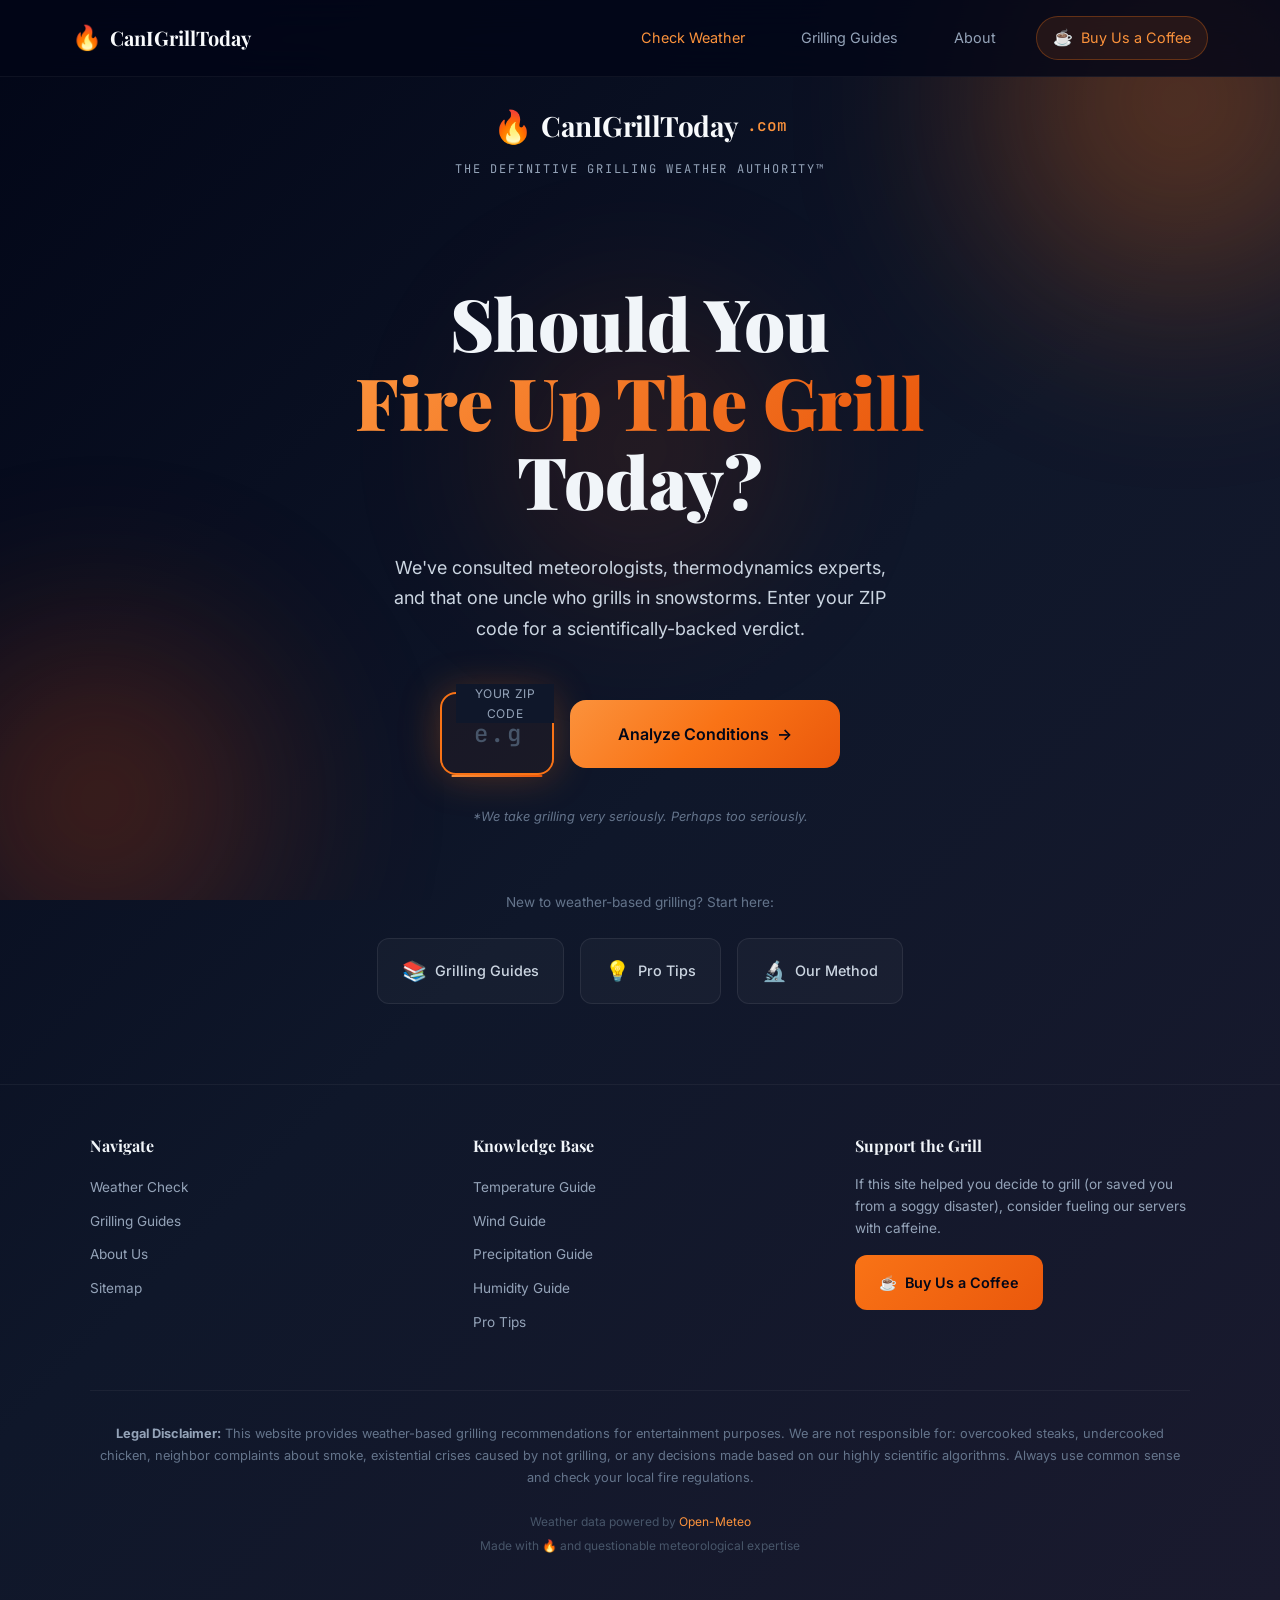
<file: index.html>
<!DOCTYPE html>
<html lang="en">
<head>
    <meta charset="UTF-8">
    <meta name="viewport" content="width=device-width, initial-scale=1.0">
    <title>Can I Grill Today? | The Definitive Grilling Weather Authority</title>
    <meta name="description" content="The world's most scientifically rigorous grilling weather advisory system. Enter your ZIP code and discover if the atmospheric conditions align with your carnivorous ambitions.">
    <meta name="keywords" content="grilling weather, BBQ forecast, grill conditions, outdoor cooking weather, barbecue weather check">
    <link rel="canonical" href="https://canigrilltoday.com/">
    <link rel="preconnect" href="https://fonts.googleapis.com">
    <link rel="preconnect" href="https://fonts.gstatic.com" crossorigin>
    <link href="https://fonts.googleapis.com/css2?family=Playfair+Display:wght@400;600;700;900&family=Inter:wght@300;400;500;600;700&family=JetBrains+Mono:wght@400;500&display=swap" rel="stylesheet">
    <link rel="stylesheet" href="styles.css">
    <link rel="icon" href="data:image/svg+xml,<svg xmlns='http://www.w3.org/2000/svg' viewBox='0 0 100 100'><text y='.9em' font-size='90'>🔥</text></svg>">

    <!-- Open Graph -->
    <meta property="og:title" content="Can I Grill Today? | The Definitive Grilling Weather Authority">
    <meta property="og:description" content="Enter your ZIP code and discover if the atmospheric conditions align with your carnivorous ambitions.">
    <meta property="og:type" content="website">
    <meta property="og:url" content="https://canigrilltoday.com/">

    <!-- Schema.org markup -->
    <script type="application/ld+json">
    {
        "@context": "https://schema.org",
        "@type": "WebApplication",
        "name": "Can I Grill Today?",
        "description": "Weather-based grilling advisory system",
        "url": "https://canigrilltoday.com",
        "applicationCategory": "UtilityApplication",
        "operatingSystem": "Any"
    }
    </script>
</head>
<body>
    <div class="app-container">
        <!-- Animated Background -->
        <div class="background-effects">
            <div class="gradient-orb orb-1"></div>
            <div class="gradient-orb orb-2"></div>
            <div class="gradient-orb orb-3"></div>
            <div class="smoke-particles" id="smokeContainer"></div>
        </div>

        <!-- Navigation -->
        <nav class="main-nav">
            <div class="nav-container">
                <a href="/" class="nav-logo">
                    <span class="nav-logo-icon">🔥</span>
                    <span class="nav-logo-text">CanIGrillToday</span>
                </a>
                <button class="nav-toggle" id="navToggle" aria-label="Toggle navigation">
                    <span></span>
                    <span></span>
                    <span></span>
                </button>
                <div class="nav-menu" id="navMenu">
                    <a href="/" class="nav-link active">Check Weather</a>
                    <a href="/knowledge/" class="nav-link">Grilling Guides</a>
                    <a href="/about.html" class="nav-link">About</a>
                    <a href="https://buymeacoffee.com/canigrilltoday" class="nav-link nav-coffee" target="_blank" rel="noopener">
                        <span class="coffee-icon">☕</span>
                        <span>Buy Us a Coffee</span>
                    </a>
                </div>
            </div>
        </nav>

        <!-- Header -->
        <header class="header">
            <div class="logo">
                <span class="logo-icon">🔥</span>
                <span class="logo-text">CanIGrillToday</span>
                <span class="logo-suffix">.com</span>
            </div>
            <div class="tagline">The Definitive Grilling Weather Authority™</div>
        </header>

        <!-- Main Content -->
        <main class="main-content">
            <!-- Hero Section -->
            <section class="hero-section" id="heroSection">
                <h1 class="hero-title">
                    <span class="title-line">Should You</span>
                    <span class="title-line highlight">Fire Up The Grill</span>
                    <span class="title-line">Today?</span>
                </h1>
                <p class="hero-subtitle">
                    We've consulted meteorologists, thermodynamics experts, and that one uncle who grills in snowstorms.
                    Enter your ZIP code for a scientifically-backed verdict.
                </p>

                <!-- ZIP Input -->
                <div class="zip-input-container">
                    <div class="input-wrapper">
                        <label for="zipInput" class="input-label">Your ZIP Code</label>
                        <input
                            type="text"
                            id="zipInput"
                            class="zip-input"
                            placeholder="e.g., 90210"
                            maxlength="5"
                            pattern="[0-9]{5}"
                            autocomplete="postal-code"
                        >
                        <div class="input-decoration"></div>
                    </div>
                    <button class="submit-btn" id="submitBtn">
                        <span class="btn-text">Analyze Conditions</span>
                        <span class="btn-icon">→</span>
                        <div class="btn-loader" id="btnLoader">
                            <div class="loader-flame">🔥</div>
                        </div>
                    </button>
                </div>

                <p class="disclaimer-mini">
                    *We take grilling very seriously. Perhaps too seriously.
                </p>

                <!-- Quick Links for New Visitors -->
                <div class="quick-links">
                    <p class="quick-links-label">New to weather-based grilling? Start here:</p>
                    <div class="quick-links-grid">
                        <a href="/knowledge/" class="quick-link">
                            <span class="quick-link-icon">📚</span>
                            <span class="quick-link-text">Grilling Guides</span>
                        </a>
                        <a href="/knowledge/tips.html" class="quick-link">
                            <span class="quick-link-icon">💡</span>
                            <span class="quick-link-text">Pro Tips</span>
                        </a>
                        <a href="/about.html" class="quick-link">
                            <span class="quick-link-icon">🔬</span>
                            <span class="quick-link-text">Our Method</span>
                        </a>
                    </div>
                </div>
            </section>

            <!-- Loading State -->
            <section class="loading-section" id="loadingSection">
                <div class="loading-content">
                    <div class="loading-grill">
                        <div class="grill-body">
                            <div class="grill-lid"></div>
                            <div class="grill-base"></div>
                            <div class="grill-flames">
                                <span>🔥</span><span>🔥</span><span>🔥</span>
                            </div>
                        </div>
                    </div>
                    <h2 class="loading-title">Consulting the Weather Gods...</h2>
                    <div class="loading-steps">
                        <div class="step" id="step1">
                            <span class="step-icon">🌡️</span>
                            <span class="step-text">Analyzing thermal conditions...</span>
                        </div>
                        <div class="step" id="step2">
                            <span class="step-icon">💨</span>
                            <span class="step-text">Measuring wind vectors...</span>
                        </div>
                        <div class="step" id="step3">
                            <span class="step-icon">🌧️</span>
                            <span class="step-text">Calculating precipitation probability...</span>
                        </div>
                        <div class="step" id="step4">
                            <span class="step-icon">📊</span>
                            <span class="step-text">Running proprietary algorithms...</span>
                        </div>
                    </div>
                </div>
            </section>

            <!-- Results Section -->
            <section class="results-section" id="resultsSection">
                <div class="results-container">
                    <!-- The Verdict -->
                    <div class="verdict-card" id="verdictCard">
                        <div class="verdict-header">
                            <span class="verdict-label">THE OFFICIAL VERDICT</span>
                            <span class="location-name" id="locationName">Loading...</span>
                        </div>
                        <div class="verdict-main">
                            <div class="verdict-icon" id="verdictIcon">🔥</div>
                            <div class="verdict-answer" id="verdictAnswer">YES</div>
                            <div class="verdict-subtitle" id="verdictSubtitle">Fire it up, Grill Master!</div>
                        </div>
                        <div class="verdict-score">
                            <div class="score-label">Grillability Index™</div>
                            <div class="score-bar-container">
                                <div class="score-bar" id="scoreBar"></div>
                            </div>
                            <div class="score-value" id="scoreValue">85/100</div>
                        </div>
                    </div>

                    <!-- Weather Metrics -->
                    <div class="metrics-grid">
                        <!-- Temperature -->
                        <div class="metric-card" id="tempCard">
                            <div class="metric-header">
                                <span class="metric-icon">🌡️</span>
                                <span class="metric-title">Temperature</span>
                            </div>
                            <div class="metric-value" id="tempValue">--°F</div>
                            <div class="metric-detail" id="tempFeelsLike">Feels like --°F</div>
                            <div class="metric-analysis">
                                <div class="analysis-bar-container">
                                    <div class="analysis-bar" id="tempBar"></div>
                                </div>
                                <span class="analysis-label" id="tempLabel">Analyzing...</span>
                            </div>
                            <p class="metric-commentary" id="tempCommentary">Loading witty commentary...</p>
                            <a href="/knowledge/temperature.html" class="metric-learn-more">Learn more about temperature →</a>
                        </div>

                        <!-- Wind -->
                        <div class="metric-card" id="windCard">
                            <div class="metric-header">
                                <span class="metric-icon">💨</span>
                                <span class="metric-title">Wind Speed</span>
                            </div>
                            <div class="metric-value" id="windValue">-- mph</div>
                            <div class="metric-detail" id="windDirection">Direction: --</div>
                            <div class="metric-analysis">
                                <div class="analysis-bar-container">
                                    <div class="analysis-bar" id="windBar"></div>
                                </div>
                                <span class="analysis-label" id="windLabel">Analyzing...</span>
                            </div>
                            <p class="metric-commentary" id="windCommentary">Loading witty commentary...</p>
                            <a href="/knowledge/wind.html" class="metric-learn-more">Learn more about wind →</a>
                        </div>

                        <!-- Precipitation -->
                        <div class="metric-card" id="rainCard">
                            <div class="metric-header">
                                <span class="metric-icon">🌧️</span>
                                <span class="metric-title">Precipitation</span>
                            </div>
                            <div class="metric-value" id="rainValue">--%</div>
                            <div class="metric-detail" id="rainType">Type: --</div>
                            <div class="metric-analysis">
                                <div class="analysis-bar-container">
                                    <div class="analysis-bar" id="rainBar"></div>
                                </div>
                                <span class="analysis-label" id="rainLabel">Analyzing...</span>
                            </div>
                            <p class="metric-commentary" id="rainCommentary">Loading witty commentary...</p>
                            <a href="/knowledge/precipitation.html" class="metric-learn-more">Learn more about precipitation →</a>
                        </div>

                        <!-- Humidity -->
                        <div class="metric-card" id="humidityCard">
                            <div class="metric-header">
                                <span class="metric-icon">💧</span>
                                <span class="metric-title">Humidity</span>
                            </div>
                            <div class="metric-value" id="humidityValue">--%</div>
                            <div class="metric-detail" id="dewPoint">Dew Point: --°F</div>
                            <div class="metric-analysis">
                                <div class="analysis-bar-container">
                                    <div class="analysis-bar" id="humidityBar"></div>
                                </div>
                                <span class="analysis-label" id="humidityLabel">Analyzing...</span>
                            </div>
                            <p class="metric-commentary" id="humidityCommentary">Loading witty commentary...</p>
                            <a href="/knowledge/humidity.html" class="metric-learn-more">Learn more about humidity →</a>
                        </div>
                    </div>

                    <!-- Scientific Breakdown -->
                    <div class="science-section">
                        <h3 class="science-title">
                            <span class="science-icon">🔬</span>
                            The Scientific Breakdown
                        </h3>
                        <div class="science-content">
                            <div class="formula-display">
                                <div class="formula-label">The Grillability Formula™</div>
                                <div class="formula" id="formulaDisplay">
                                    GI = (T<sub>score</sub> × 0.35) + (W<sub>score</sub> × 0.25) + (P<sub>score</sub> × 0.30) + (H<sub>score</sub> × 0.10)
                                </div>
                            </div>
                            <div class="calculation-breakdown" id="calculationBreakdown">
                                <!-- Filled by JavaScript -->
                            </div>
                        </div>
                    </div>

                    <!-- Hourly Forecast -->
                    <div class="forecast-section">
                        <h3 class="forecast-title">
                            <span class="forecast-icon">📅</span>
                            Today's Grilling Windows
                        </h3>
                        <div class="hourly-forecast" id="hourlyForecast">
                            <!-- Filled by JavaScript -->
                        </div>
                    </div>

                    <!-- Pro Tips -->
                    <div class="tips-section" id="tipsSection">
                        <h3 class="tips-title">
                            <span class="tips-icon">💡</span>
                            Expert Recommendations
                        </h3>
                        <div class="tips-grid" id="tipsGrid">
                            <!-- Filled by JavaScript -->
                        </div>
                        <a href="/knowledge/tips.html" class="tips-see-all">See all grilling tips →</a>
                    </div>

                    <!-- Try Again -->
                    <button class="try-again-btn" id="tryAgainBtn">
                        <span>Check Another Location</span>
                        <span class="btn-icon">🔄</span>
                    </button>
                </div>
            </section>

            <!-- Error State -->
            <section class="error-section" id="errorSection">
                <div class="error-content">
                    <div class="error-icon">😢</div>
                    <h2 class="error-title">Houston, We Have a Problem</h2>
                    <p class="error-message" id="errorMessage">Something went wrong while consulting the weather gods.</p>
                    <button class="try-again-btn" id="errorTryAgainBtn">
                        <span>Try Again</span>
                        <span class="btn-icon">🔄</span>
                    </button>
                </div>
            </section>
        </main>

        <!-- Footer -->
        <footer class="footer">
            <div class="footer-content">
                <div class="footer-grid">
                    <div class="footer-section">
                        <h4>Navigate</h4>
                        <ul class="footer-links">
                            <li><a href="/">Weather Check</a></li>
                            <li><a href="/knowledge/">Grilling Guides</a></li>
                            <li><a href="/about.html">About Us</a></li>
                            <li><a href="/sitemap.xml">Sitemap</a></li>
                        </ul>
                    </div>
                    <div class="footer-section">
                        <h4>Knowledge Base</h4>
                        <ul class="footer-links">
                            <li><a href="/knowledge/temperature.html">Temperature Guide</a></li>
                            <li><a href="/knowledge/wind.html">Wind Guide</a></li>
                            <li><a href="/knowledge/precipitation.html">Precipitation Guide</a></li>
                            <li><a href="/knowledge/humidity.html">Humidity Guide</a></li>
                            <li><a href="/knowledge/tips.html">Pro Tips</a></li>
                        </ul>
                    </div>
                    <div class="footer-section">
                        <h4>Support the Grill</h4>
                        <p class="footer-support-text">
                            If this site helped you decide to grill (or saved you from a soggy disaster),
                            consider fueling our servers with caffeine.
                        </p>
                        <a href="https://buymeacoffee.com/canigrilltoday" class="footer-coffee-btn" target="_blank" rel="noopener">
                            <span>☕</span> Buy Us a Coffee
                        </a>
                    </div>
                </div>
                <div class="footer-bottom">
                    <p class="footer-disclaimer">
                        <strong>Legal Disclaimer:</strong> This website provides weather-based grilling recommendations for entertainment purposes.
                        We are not responsible for: overcooked steaks, undercooked chicken, neighbor complaints about smoke,
                        existential crises caused by not grilling, or any decisions made based on our highly scientific algorithms.
                        Always use common sense and check your local fire regulations.
                    </p>
                    <div class="footer-credits">
                        <p>Weather data powered by <a href="https://open-meteo.com/" target="_blank" rel="noopener">Open-Meteo</a></p>
                        <p>Made with 🔥 and questionable meteorological expertise</p>
                    </div>
                </div>
            </div>
        </footer>
    </div>

    <script src="app.js"></script>
    <script>
        // Mobile navigation toggle
        document.getElementById('navToggle').addEventListener('click', function() {
            document.getElementById('navMenu').classList.toggle('active');
            this.classList.toggle('active');
        });
    </script>
</body>
</html>
</file>
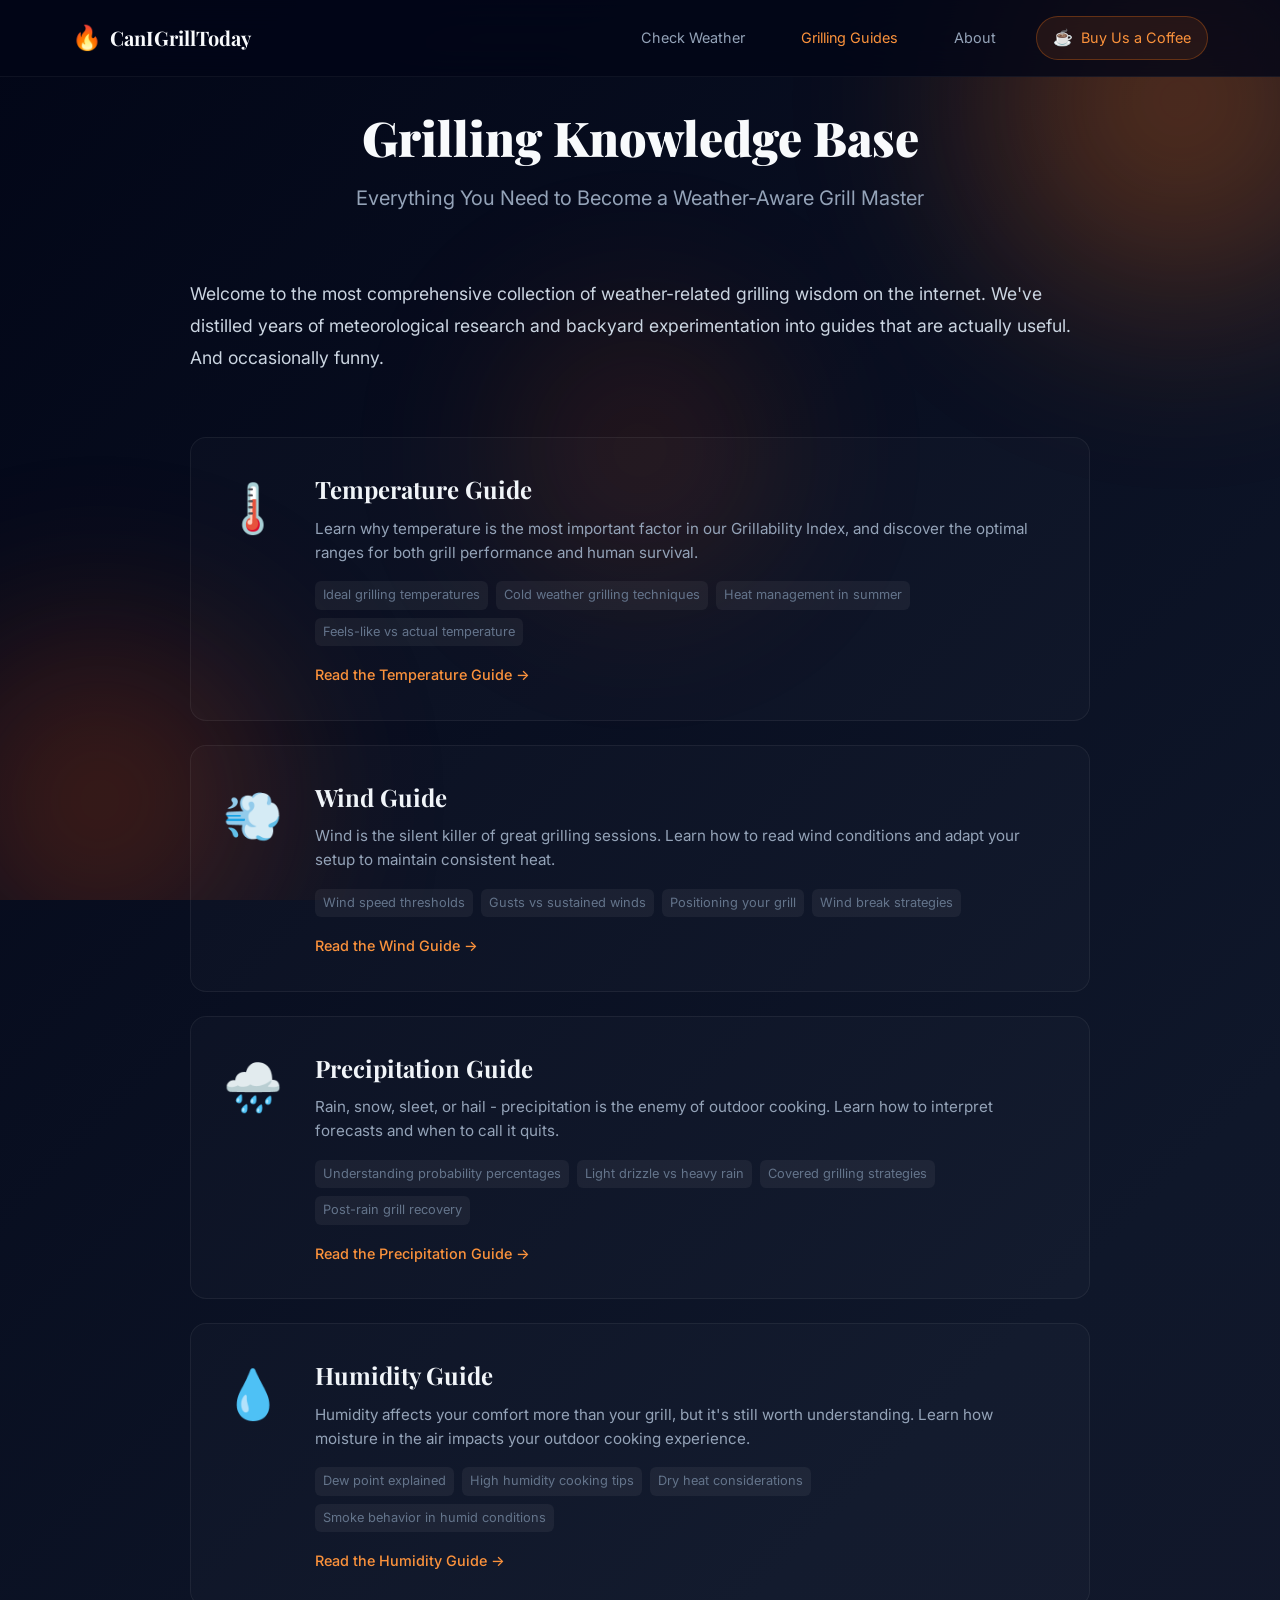
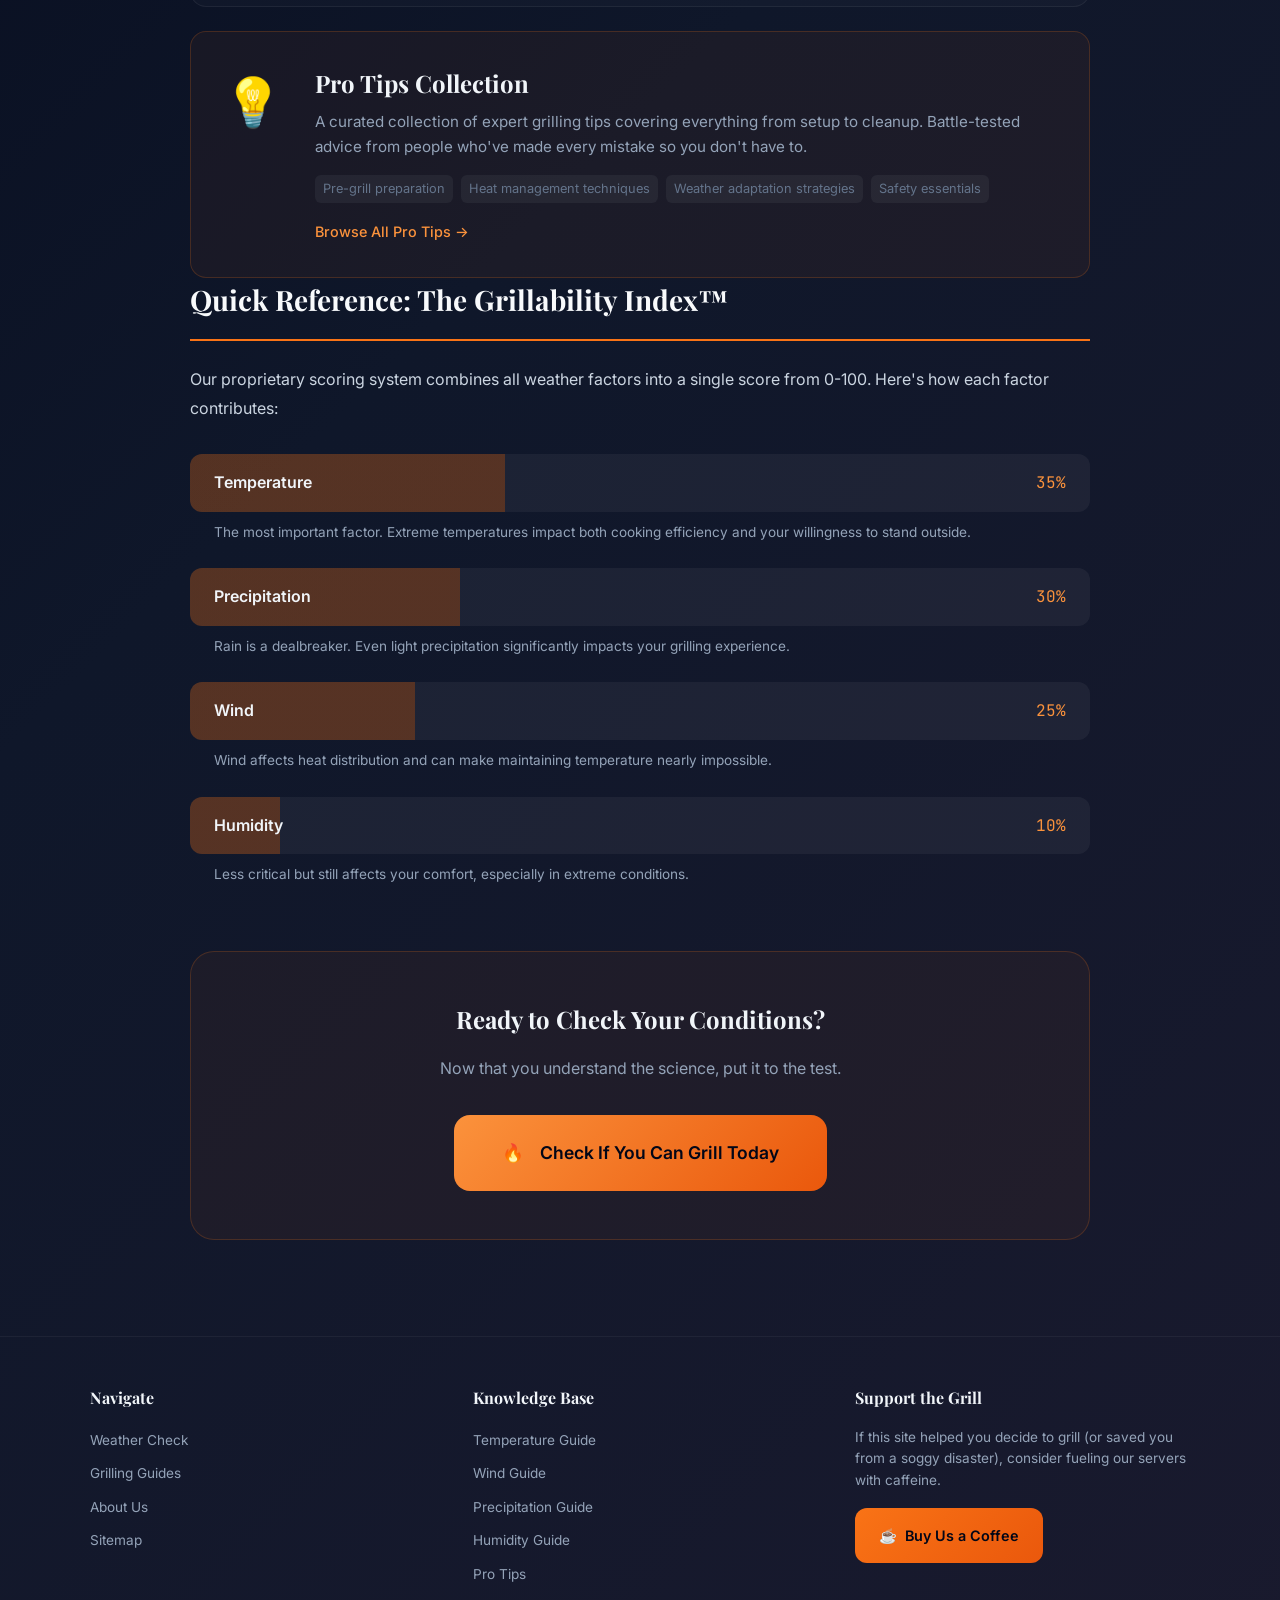
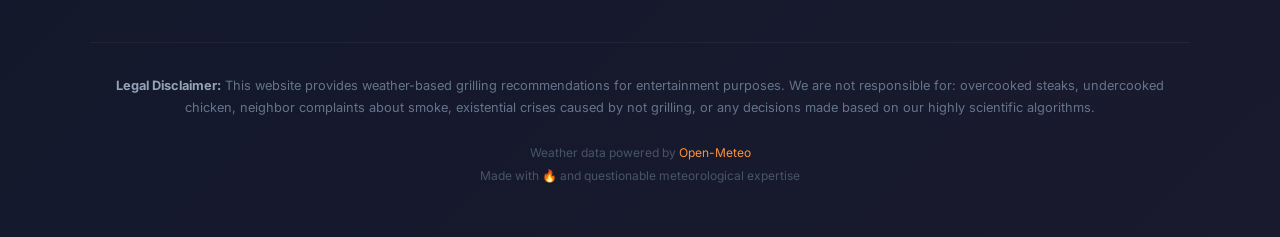
<file: knowledge/index.html>
<!DOCTYPE html>
<html lang="en">
<head>
    <meta charset="UTF-8">
    <meta name="viewport" content="width=device-width, initial-scale=1.0">
    <title>Grilling Guides | Can I Grill Today?</title>
    <meta name="description" content="Master the art and science of weather-aware grilling. Comprehensive guides on temperature, wind, precipitation, humidity, and pro tips for outdoor cooking.">
    <link rel="canonical" href="https://canigrilltoday.com/knowledge/">
    <link rel="preconnect" href="https://fonts.googleapis.com">
    <link rel="preconnect" href="https://fonts.gstatic.com" crossorigin>
    <link href="https://fonts.googleapis.com/css2?family=Playfair+Display:wght@400;600;700;900&family=Inter:wght@300;400;500;600;700&family=JetBrains+Mono:wght@400;500&display=swap" rel="stylesheet">
    <link rel="stylesheet" href="../styles.css">
    <link rel="icon" href="data:image/svg+xml,<svg xmlns='http://www.w3.org/2000/svg' viewBox='0 0 100 100'><text y='.9em' font-size='90'>🔥</text></svg>">
</head>
<body>
    <div class="app-container">
        <!-- Animated Background -->
        <div class="background-effects">
            <div class="gradient-orb orb-1"></div>
            <div class="gradient-orb orb-2"></div>
            <div class="gradient-orb orb-3"></div>
        </div>

        <!-- Navigation -->
        <nav class="main-nav">
            <div class="nav-container">
                <a href="/" class="nav-logo">
                    <span class="nav-logo-icon">🔥</span>
                    <span class="nav-logo-text">CanIGrillToday</span>
                </a>
                <button class="nav-toggle" id="navToggle" aria-label="Toggle navigation">
                    <span></span>
                    <span></span>
                    <span></span>
                </button>
                <div class="nav-menu" id="navMenu">
                    <a href="/" class="nav-link">Check Weather</a>
                    <a href="/knowledge/" class="nav-link active">Grilling Guides</a>
                    <a href="/about.html" class="nav-link">About</a>
                    <a href="https://buymeacoffee.com/canigrilltoday" class="nav-link nav-coffee" target="_blank" rel="noopener">
                        <span class="coffee-icon">☕</span>
                        <span>Buy Us a Coffee</span>
                    </a>
                </div>
            </div>
        </nav>

        <!-- Main Content -->
        <main class="main-content page-content">
            <article class="content-article">
                <header class="article-header">
                    <h1 class="article-title">Grilling Knowledge Base</h1>
                    <p class="article-subtitle">Everything You Need to Become a Weather-Aware Grill Master</p>
                </header>

                <section class="article-section">
                    <p class="intro-text">
                        Welcome to the most comprehensive collection of weather-related grilling wisdom on the internet.
                        We've distilled years of meteorological research and backyard experimentation into guides that are
                        actually useful. And occasionally funny.
                    </p>
                </section>

                <!-- Guide Cards -->
                <section class="guide-grid">
                    <a href="/knowledge/temperature.html" class="guide-card">
                        <div class="guide-icon">🌡️</div>
                        <div class="guide-content">
                            <h2>Temperature Guide</h2>
                            <p>
                                Learn why temperature is the most important factor in our Grillability Index,
                                and discover the optimal ranges for both grill performance and human survival.
                            </p>
                            <ul class="guide-topics">
                                <li>Ideal grilling temperatures</li>
                                <li>Cold weather grilling techniques</li>
                                <li>Heat management in summer</li>
                                <li>Feels-like vs actual temperature</li>
                            </ul>
                            <span class="guide-cta">Read the Temperature Guide →</span>
                        </div>
                    </a>

                    <a href="/knowledge/wind.html" class="guide-card">
                        <div class="guide-icon">💨</div>
                        <div class="guide-content">
                            <h2>Wind Guide</h2>
                            <p>
                                Wind is the silent killer of great grilling sessions. Learn how to read wind conditions
                                and adapt your setup to maintain consistent heat.
                            </p>
                            <ul class="guide-topics">
                                <li>Wind speed thresholds</li>
                                <li>Gusts vs sustained winds</li>
                                <li>Positioning your grill</li>
                                <li>Wind break strategies</li>
                            </ul>
                            <span class="guide-cta">Read the Wind Guide →</span>
                        </div>
                    </a>

                    <a href="/knowledge/precipitation.html" class="guide-card">
                        <div class="guide-icon">🌧️</div>
                        <div class="guide-content">
                            <h2>Precipitation Guide</h2>
                            <p>
                                Rain, snow, sleet, or hail - precipitation is the enemy of outdoor cooking.
                                Learn how to interpret forecasts and when to call it quits.
                            </p>
                            <ul class="guide-topics">
                                <li>Understanding probability percentages</li>
                                <li>Light drizzle vs heavy rain</li>
                                <li>Covered grilling strategies</li>
                                <li>Post-rain grill recovery</li>
                            </ul>
                            <span class="guide-cta">Read the Precipitation Guide →</span>
                        </div>
                    </a>

                    <a href="/knowledge/humidity.html" class="guide-card">
                        <div class="guide-icon">💧</div>
                        <div class="guide-content">
                            <h2>Humidity Guide</h2>
                            <p>
                                Humidity affects your comfort more than your grill, but it's still worth understanding.
                                Learn how moisture in the air impacts your outdoor cooking experience.
                            </p>
                            <ul class="guide-topics">
                                <li>Dew point explained</li>
                                <li>High humidity cooking tips</li>
                                <li>Dry heat considerations</li>
                                <li>Smoke behavior in humid conditions</li>
                            </ul>
                            <span class="guide-cta">Read the Humidity Guide →</span>
                        </div>
                    </a>

                    <a href="/knowledge/tips.html" class="guide-card guide-card-featured">
                        <div class="guide-icon">💡</div>
                        <div class="guide-content">
                            <h2>Pro Tips Collection</h2>
                            <p>
                                A curated collection of expert grilling tips covering everything from setup to cleanup.
                                Battle-tested advice from people who've made every mistake so you don't have to.
                            </p>
                            <ul class="guide-topics">
                                <li>Pre-grill preparation</li>
                                <li>Heat management techniques</li>
                                <li>Weather adaptation strategies</li>
                                <li>Safety essentials</li>
                            </ul>
                            <span class="guide-cta">Browse All Pro Tips →</span>
                        </div>
                    </a>
                </section>

                <!-- Quick Reference -->
                <section class="article-section">
                    <h2>Quick Reference: The Grillability Index™</h2>
                    <p>
                        Our proprietary scoring system combines all weather factors into a single score from 0-100.
                        Here's how each factor contributes:
                    </p>

                    <div class="weight-breakdown">
                        <div class="weight-item">
                            <div class="weight-bar" style="--weight: 35%;">
                                <span class="weight-label">Temperature</span>
                                <span class="weight-value">35%</span>
                            </div>
                            <p>The most important factor. Extreme temperatures impact both cooking efficiency and your willingness to stand outside.</p>
                        </div>
                        <div class="weight-item">
                            <div class="weight-bar" style="--weight: 30%;">
                                <span class="weight-label">Precipitation</span>
                                <span class="weight-value">30%</span>
                            </div>
                            <p>Rain is a dealbreaker. Even light precipitation significantly impacts your grilling experience.</p>
                        </div>
                        <div class="weight-item">
                            <div class="weight-bar" style="--weight: 25%;">
                                <span class="weight-label">Wind</span>
                                <span class="weight-value">25%</span>
                            </div>
                            <p>Wind affects heat distribution and can make maintaining temperature nearly impossible.</p>
                        </div>
                        <div class="weight-item">
                            <div class="weight-bar" style="--weight: 10%;">
                                <span class="weight-label">Humidity</span>
                                <span class="weight-value">10%</span>
                            </div>
                            <p>Less critical but still affects your comfort, especially in extreme conditions.</p>
                        </div>
                    </div>
                </section>

                <!-- CTA -->
                <section class="article-section">
                    <div class="knowledge-cta">
                        <h2>Ready to Check Your Conditions?</h2>
                        <p>Now that you understand the science, put it to the test.</p>
                        <a href="/" class="primary-cta">
                            <span>🔥</span> Check If You Can Grill Today
                        </a>
                    </div>
                </section>
            </article>
        </main>

        <!-- Footer -->
        <footer class="footer">
            <div class="footer-content">
                <div class="footer-grid">
                    <div class="footer-section">
                        <h4>Navigate</h4>
                        <ul class="footer-links">
                            <li><a href="/">Weather Check</a></li>
                            <li><a href="/knowledge/">Grilling Guides</a></li>
                            <li><a href="/about.html">About Us</a></li>
                            <li><a href="/sitemap.xml">Sitemap</a></li>
                        </ul>
                    </div>
                    <div class="footer-section">
                        <h4>Knowledge Base</h4>
                        <ul class="footer-links">
                            <li><a href="/knowledge/temperature.html">Temperature Guide</a></li>
                            <li><a href="/knowledge/wind.html">Wind Guide</a></li>
                            <li><a href="/knowledge/precipitation.html">Precipitation Guide</a></li>
                            <li><a href="/knowledge/humidity.html">Humidity Guide</a></li>
                            <li><a href="/knowledge/tips.html">Pro Tips</a></li>
                        </ul>
                    </div>
                    <div class="footer-section">
                        <h4>Support the Grill</h4>
                        <p class="footer-support-text">
                            If this site helped you decide to grill (or saved you from a soggy disaster),
                            consider fueling our servers with caffeine.
                        </p>
                        <a href="https://buymeacoffee.com/canigrilltoday" class="footer-coffee-btn" target="_blank" rel="noopener">
                            <span>☕</span> Buy Us a Coffee
                        </a>
                    </div>
                </div>
                <div class="footer-bottom">
                    <p class="footer-disclaimer">
                        <strong>Legal Disclaimer:</strong> This website provides weather-based grilling recommendations for entertainment purposes.
                        We are not responsible for: overcooked steaks, undercooked chicken, neighbor complaints about smoke,
                        existential crises caused by not grilling, or any decisions made based on our highly scientific algorithms.
                    </p>
                    <div class="footer-credits">
                        <p>Weather data powered by <a href="https://open-meteo.com/" target="_blank" rel="noopener">Open-Meteo</a></p>
                        <p>Made with 🔥 and questionable meteorological expertise</p>
                    </div>
                </div>
            </div>
        </footer>
    </div>

    <script>
        // Mobile navigation toggle
        document.getElementById('navToggle').addEventListener('click', function() {
            document.getElementById('navMenu').classList.toggle('active');
            this.classList.toggle('active');
        });
    </script>
</body>
</html>
</file>
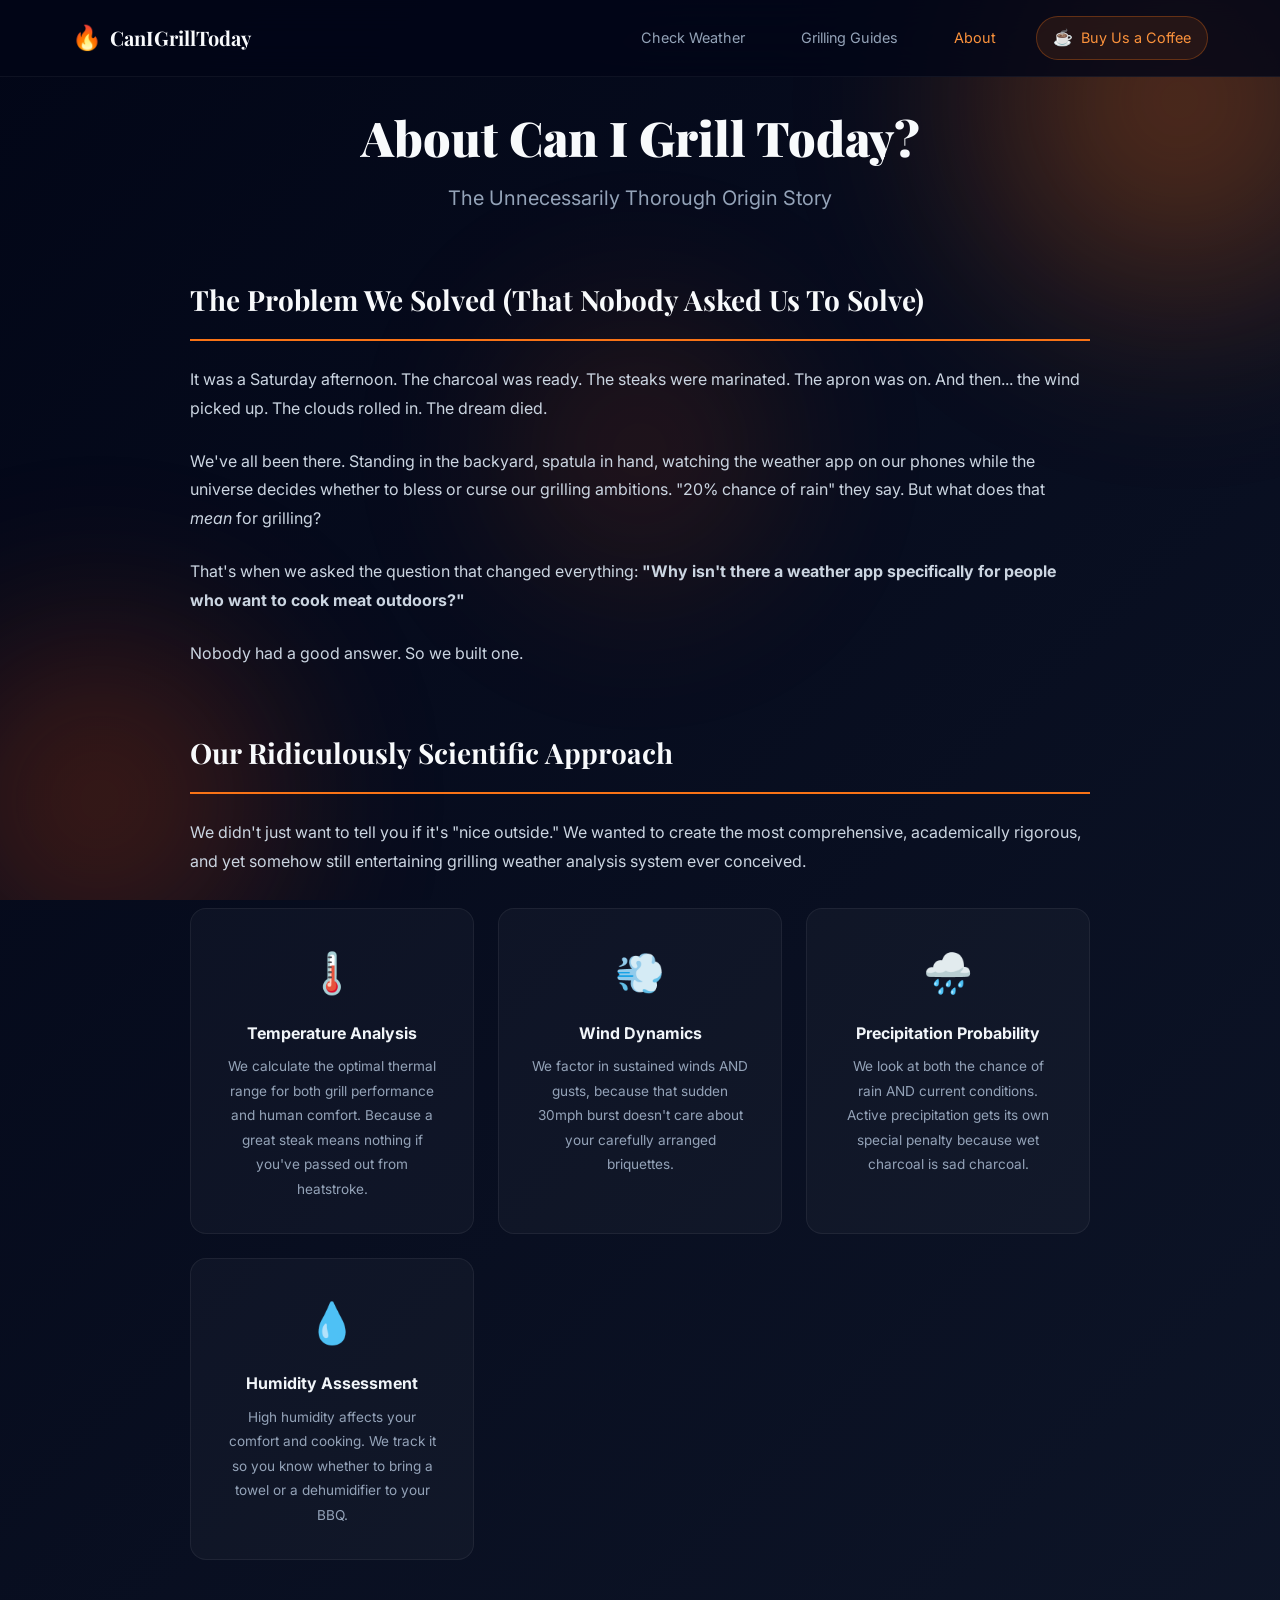
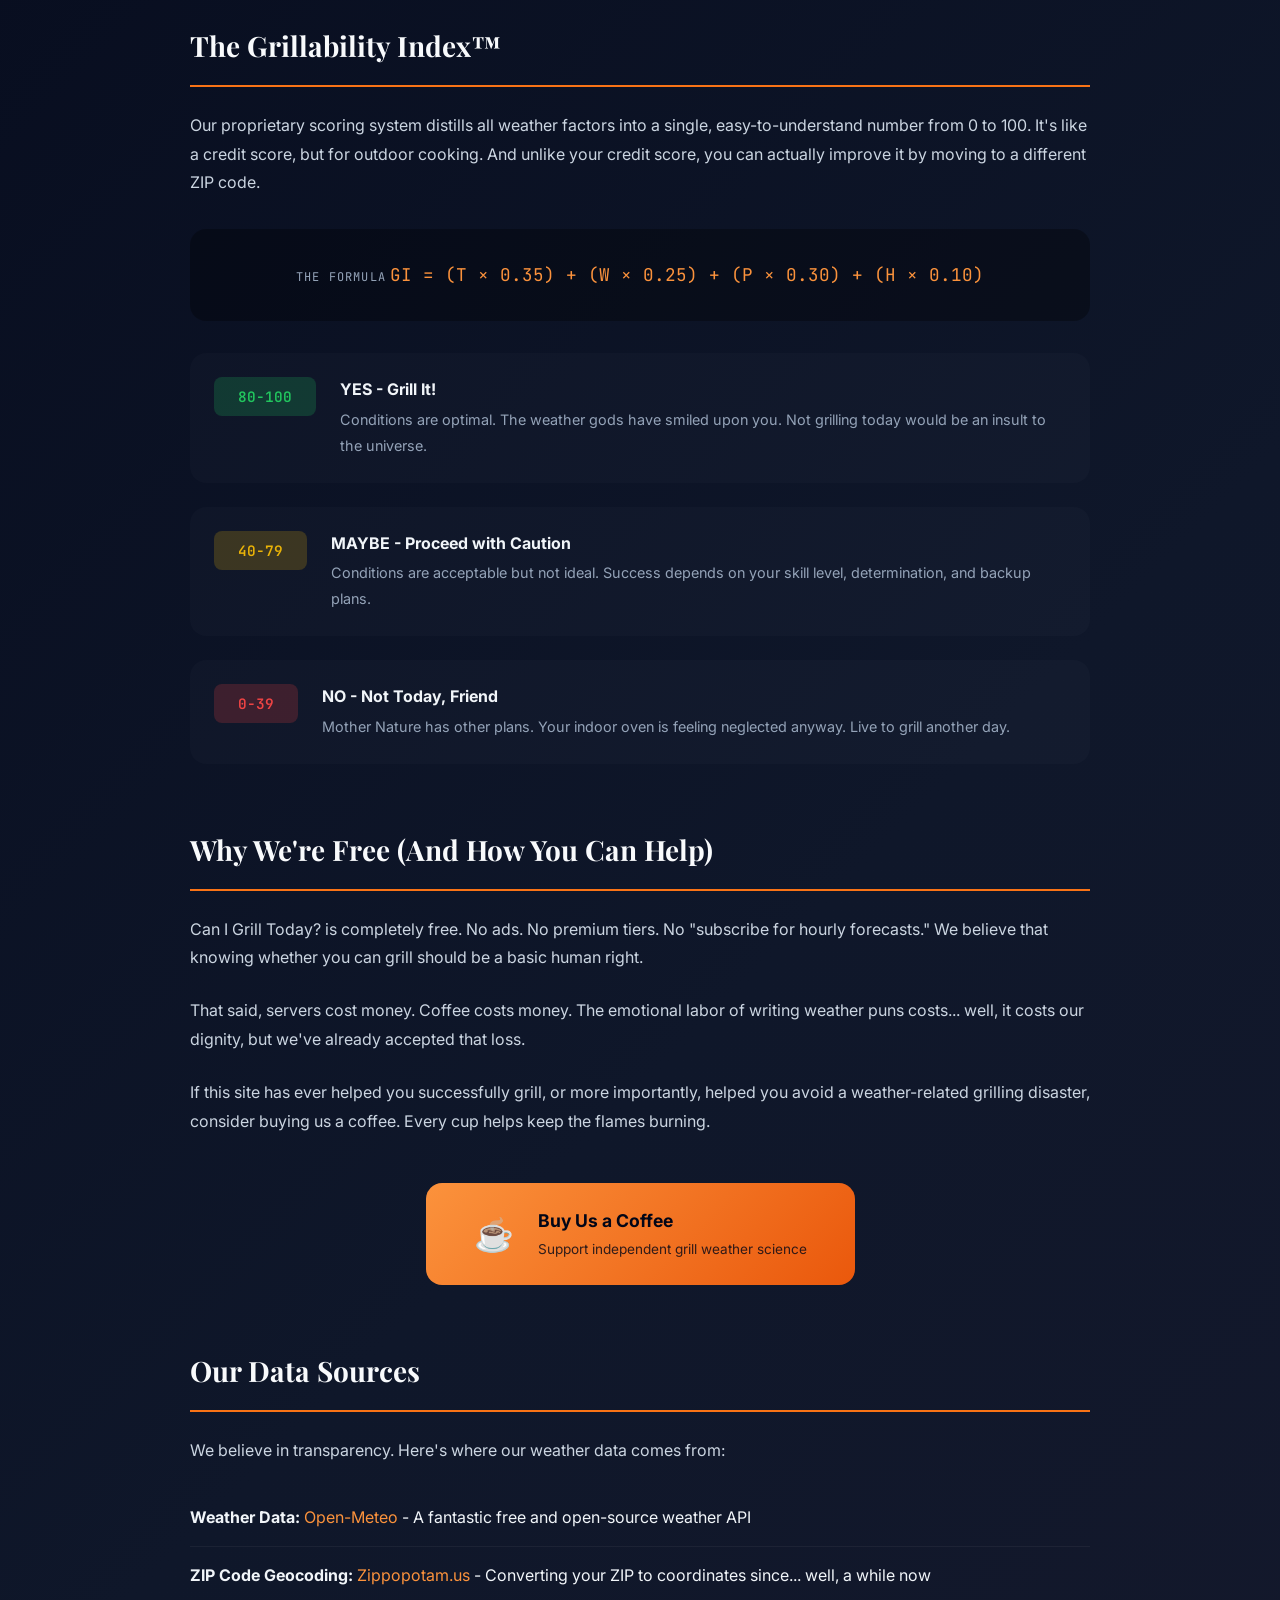
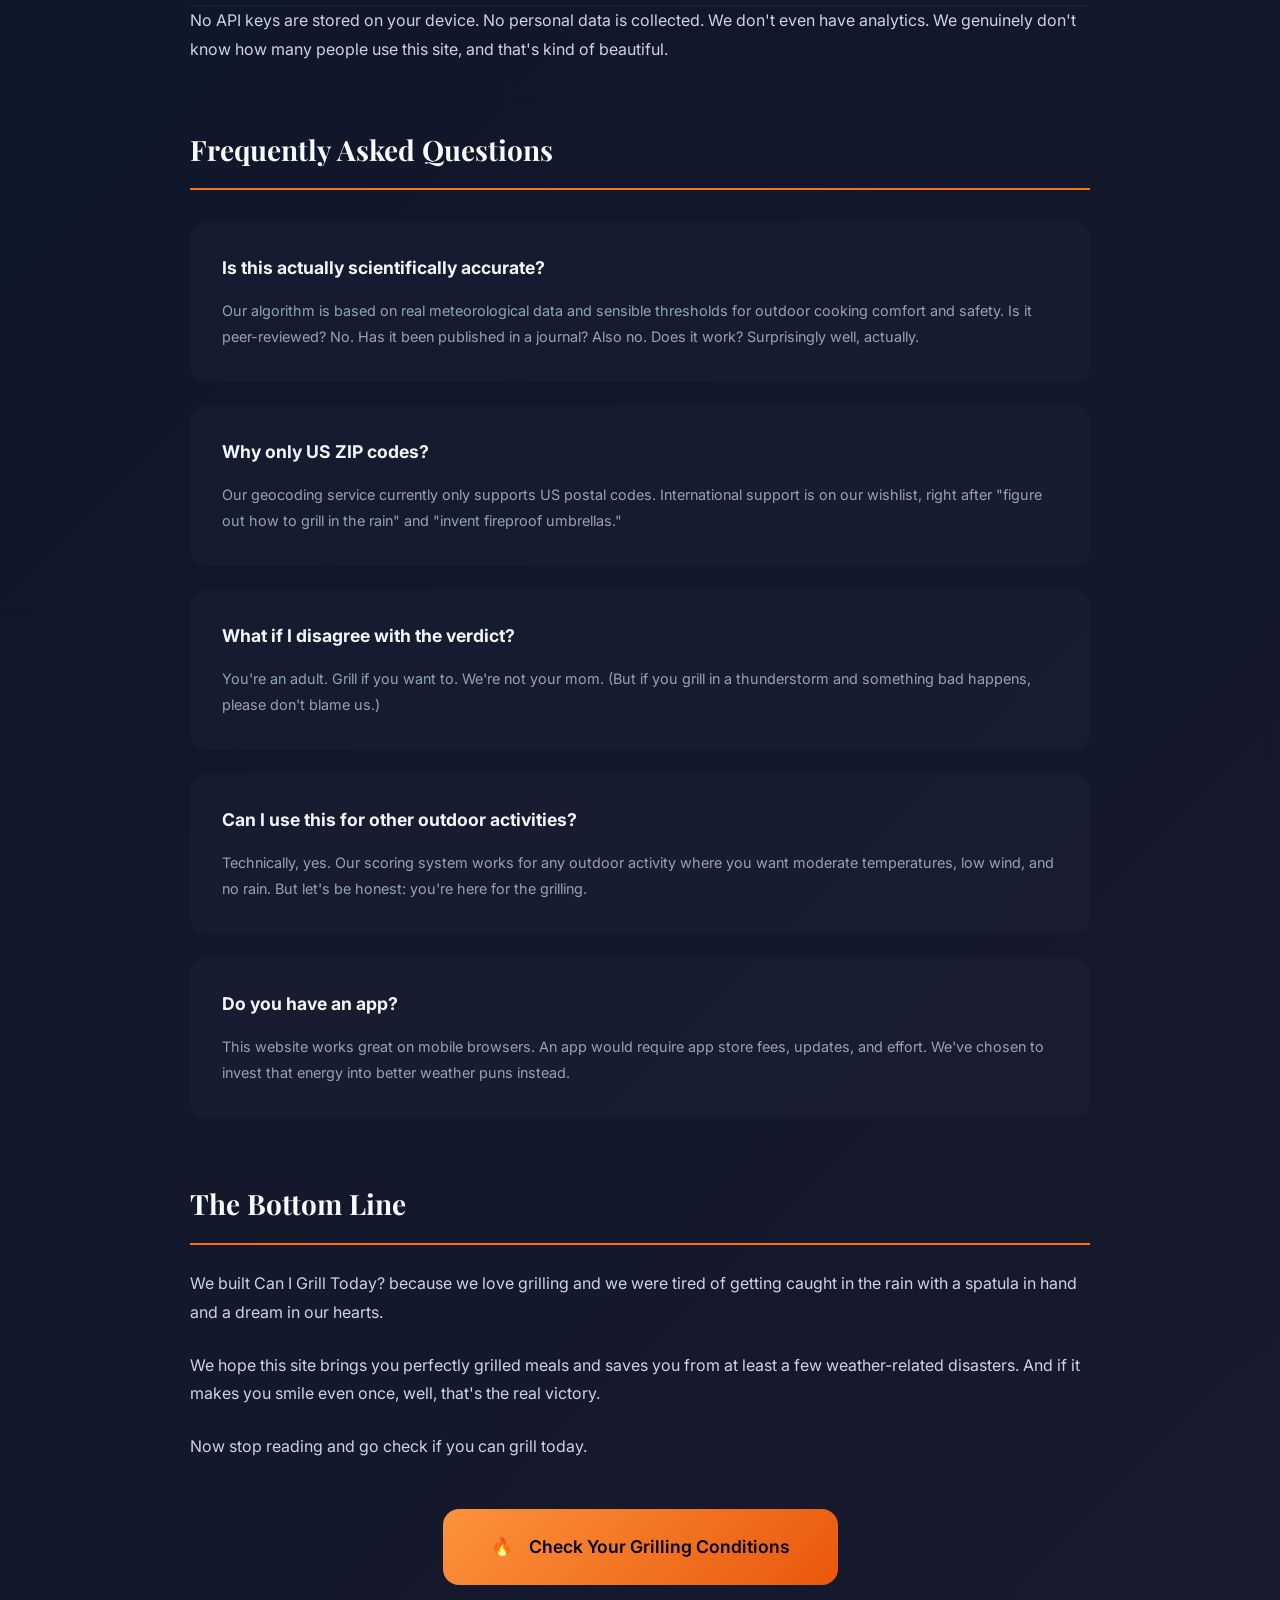
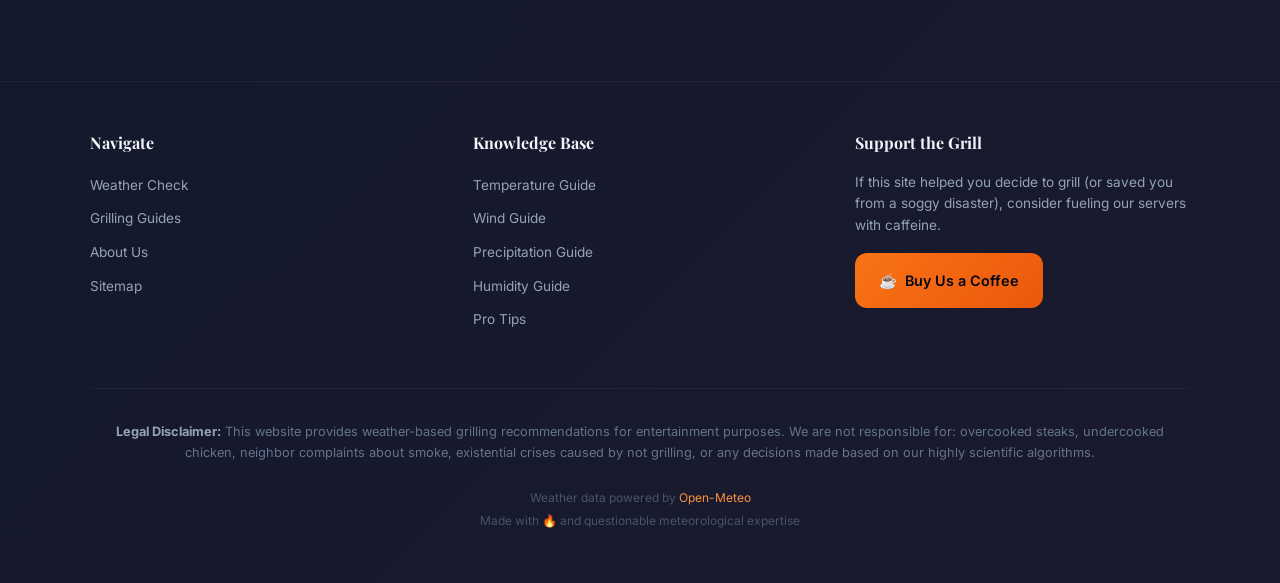
<file: about.html>
<!DOCTYPE html>
<html lang="en">
<head>
    <meta charset="UTF-8">
    <meta name="viewport" content="width=device-width, initial-scale=1.0">
    <title>About Us | Can I Grill Today?</title>
    <meta name="description" content="The story behind the world's most unnecessarily thorough grilling weather advisory system. Meet the team that takes outdoor cooking way too seriously.">
    <link rel="canonical" href="https://canigrilltoday.com/about.html">
    <link rel="preconnect" href="https://fonts.googleapis.com">
    <link rel="preconnect" href="https://fonts.gstatic.com" crossorigin>
    <link href="https://fonts.googleapis.com/css2?family=Playfair+Display:wght@400;600;700;900&family=Inter:wght@300;400;500;600;700&family=JetBrains+Mono:wght@400;500&display=swap" rel="stylesheet">
    <link rel="stylesheet" href="styles.css">
    <link rel="icon" href="data:image/svg+xml,<svg xmlns='http://www.w3.org/2000/svg' viewBox='0 0 100 100'><text y='.9em' font-size='90'>🔥</text></svg>">
</head>
<body>
    <div class="app-container">
        <!-- Animated Background -->
        <div class="background-effects">
            <div class="gradient-orb orb-1"></div>
            <div class="gradient-orb orb-2"></div>
            <div class="gradient-orb orb-3"></div>
        </div>

        <!-- Navigation -->
        <nav class="main-nav">
            <div class="nav-container">
                <a href="/" class="nav-logo">
                    <span class="nav-logo-icon">🔥</span>
                    <span class="nav-logo-text">CanIGrillToday</span>
                </a>
                <button class="nav-toggle" id="navToggle" aria-label="Toggle navigation">
                    <span></span>
                    <span></span>
                    <span></span>
                </button>
                <div class="nav-menu" id="navMenu">
                    <a href="/" class="nav-link">Check Weather</a>
                    <a href="/knowledge/" class="nav-link">Grilling Guides</a>
                    <a href="/about.html" class="nav-link active">About</a>
                    <a href="https://buymeacoffee.com/canigrilltoday" class="nav-link nav-coffee" target="_blank" rel="noopener">
                        <span class="coffee-icon">☕</span>
                        <span>Buy Us a Coffee</span>
                    </a>
                </div>
            </div>
        </nav>

        <!-- Main Content -->
        <main class="main-content page-content">
            <article class="content-article">
                <header class="article-header">
                    <h1 class="article-title">About Can I Grill Today?</h1>
                    <p class="article-subtitle">The Unnecessarily Thorough Origin Story</p>
                </header>

                <section class="article-section">
                    <h2>The Problem We Solved (That Nobody Asked Us To Solve)</h2>
                    <p>
                        It was a Saturday afternoon. The charcoal was ready. The steaks were marinated. The apron was on.
                        And then... the wind picked up. The clouds rolled in. The dream died.
                    </p>
                    <p>
                        We've all been there. Standing in the backyard, spatula in hand, watching the weather app on our phones
                        while the universe decides whether to bless or curse our grilling ambitions. "20% chance of rain" they say.
                        But what does that <em>mean</em> for grilling?
                    </p>
                    <p>
                        That's when we asked the question that changed everything: <strong>"Why isn't there a weather app specifically
                        for people who want to cook meat outdoors?"</strong>
                    </p>
                    <p>
                        Nobody had a good answer. So we built one.
                    </p>
                </section>

                <section class="article-section">
                    <h2>Our Ridiculously Scientific Approach</h2>
                    <p>
                        We didn't just want to tell you if it's "nice outside." We wanted to create the most comprehensive,
                        academically rigorous, and yet somehow still entertaining grilling weather analysis system ever conceived.
                    </p>

                    <div class="feature-grid">
                        <div class="feature-card">
                            <div class="feature-icon">🌡️</div>
                            <h3>Temperature Analysis</h3>
                            <p>We calculate the optimal thermal range for both grill performance and human comfort. Because a great steak means nothing if you've passed out from heatstroke.</p>
                        </div>
                        <div class="feature-card">
                            <div class="feature-icon">💨</div>
                            <h3>Wind Dynamics</h3>
                            <p>We factor in sustained winds AND gusts, because that sudden 30mph burst doesn't care about your carefully arranged briquettes.</p>
                        </div>
                        <div class="feature-card">
                            <div class="feature-icon">🌧️</div>
                            <h3>Precipitation Probability</h3>
                            <p>We look at both the chance of rain AND current conditions. Active precipitation gets its own special penalty because wet charcoal is sad charcoal.</p>
                        </div>
                        <div class="feature-card">
                            <div class="feature-icon">💧</div>
                            <h3>Humidity Assessment</h3>
                            <p>High humidity affects your comfort and cooking. We track it so you know whether to bring a towel or a dehumidifier to your BBQ.</p>
                        </div>
                    </div>
                </section>

                <section class="article-section">
                    <h2>The Grillability Index™</h2>
                    <p>
                        Our proprietary scoring system distills all weather factors into a single, easy-to-understand number from 0 to 100.
                        It's like a credit score, but for outdoor cooking. And unlike your credit score, you can actually improve it by moving to a different ZIP code.
                    </p>

                    <div class="formula-showcase">
                        <div class="formula-box">
                            <span class="formula-label">The Formula</span>
                            <code>GI = (T × 0.35) + (W × 0.25) + (P × 0.30) + (H × 0.10)</code>
                        </div>
                    </div>

                    <div class="score-explanation">
                        <div class="score-tier">
                            <span class="tier-badge yes">80-100</span>
                            <div class="tier-content">
                                <strong>YES - Grill It!</strong>
                                <p>Conditions are optimal. The weather gods have smiled upon you. Not grilling today would be an insult to the universe.</p>
                            </div>
                        </div>
                        <div class="score-tier">
                            <span class="tier-badge maybe">40-79</span>
                            <div class="tier-content">
                                <strong>MAYBE - Proceed with Caution</strong>
                                <p>Conditions are acceptable but not ideal. Success depends on your skill level, determination, and backup plans.</p>
                            </div>
                        </div>
                        <div class="score-tier">
                            <span class="tier-badge no">0-39</span>
                            <div class="tier-content">
                                <strong>NO - Not Today, Friend</strong>
                                <p>Mother Nature has other plans. Your indoor oven is feeling neglected anyway. Live to grill another day.</p>
                            </div>
                        </div>
                    </div>
                </section>

                <section class="article-section">
                    <h2>Why We're Free (And How You Can Help)</h2>
                    <p>
                        Can I Grill Today? is completely free. No ads. No premium tiers. No "subscribe for hourly forecasts."
                        We believe that knowing whether you can grill should be a basic human right.
                    </p>
                    <p>
                        That said, servers cost money. Coffee costs money. The emotional labor of writing weather puns costs...
                        well, it costs our dignity, but we've already accepted that loss.
                    </p>
                    <p>
                        If this site has ever helped you successfully grill, or more importantly, helped you avoid a weather-related
                        grilling disaster, consider buying us a coffee. Every cup helps keep the flames burning.
                    </p>

                    <div class="support-cta">
                        <a href="https://buymeacoffee.com/canigrilltoday" class="coffee-btn-large" target="_blank" rel="noopener">
                            <span class="coffee-emoji">☕</span>
                            <span class="coffee-text">
                                <strong>Buy Us a Coffee</strong>
                                <small>Support independent grill weather science</small>
                            </span>
                        </a>
                    </div>
                </section>

                <section class="article-section">
                    <h2>Our Data Sources</h2>
                    <p>
                        We believe in transparency. Here's where our weather data comes from:
                    </p>
                    <ul class="data-sources">
                        <li>
                            <strong>Weather Data:</strong>
                            <a href="https://open-meteo.com/" target="_blank" rel="noopener">Open-Meteo</a> -
                            A fantastic free and open-source weather API
                        </li>
                        <li>
                            <strong>ZIP Code Geocoding:</strong>
                            <a href="https://zippopotam.us/" target="_blank" rel="noopener">Zippopotam.us</a> -
                            Converting your ZIP to coordinates since... well, a while now
                        </li>
                    </ul>
                    <p>
                        No API keys are stored on your device. No personal data is collected. We don't even have analytics.
                        We genuinely don't know how many people use this site, and that's kind of beautiful.
                    </p>
                </section>

                <section class="article-section">
                    <h2>Frequently Asked Questions</h2>

                    <div class="faq-list">
                        <div class="faq-item">
                            <h3>Is this actually scientifically accurate?</h3>
                            <p>
                                Our algorithm is based on real meteorological data and sensible thresholds for outdoor cooking comfort and safety.
                                Is it peer-reviewed? No. Has it been published in a journal? Also no.
                                Does it work? Surprisingly well, actually.
                            </p>
                        </div>

                        <div class="faq-item">
                            <h3>Why only US ZIP codes?</h3>
                            <p>
                                Our geocoding service currently only supports US postal codes. International support is on our wishlist,
                                right after "figure out how to grill in the rain" and "invent fireproof umbrellas."
                            </p>
                        </div>

                        <div class="faq-item">
                            <h3>What if I disagree with the verdict?</h3>
                            <p>
                                You're an adult. Grill if you want to. We're not your mom.
                                (But if you grill in a thunderstorm and something bad happens, please don't blame us.)
                            </p>
                        </div>

                        <div class="faq-item">
                            <h3>Can I use this for other outdoor activities?</h3>
                            <p>
                                Technically, yes. Our scoring system works for any outdoor activity where you want moderate temperatures,
                                low wind, and no rain. But let's be honest: you're here for the grilling.
                            </p>
                        </div>

                        <div class="faq-item">
                            <h3>Do you have an app?</h3>
                            <p>
                                This website works great on mobile browsers. An app would require app store fees, updates, and effort.
                                We've chosen to invest that energy into better weather puns instead.
                            </p>
                        </div>
                    </div>
                </section>

                <section class="article-section">
                    <h2>The Bottom Line</h2>
                    <p>
                        We built Can I Grill Today? because we love grilling and we were tired of getting caught in the rain
                        with a spatula in hand and a dream in our hearts.
                    </p>
                    <p>
                        We hope this site brings you perfectly grilled meals and saves you from at least a few weather-related disasters.
                        And if it makes you smile even once, well, that's the real victory.
                    </p>
                    <p>
                        Now stop reading and go check if you can grill today.
                    </p>

                    <div class="cta-section">
                        <a href="/" class="primary-cta">
                            <span>🔥</span> Check Your Grilling Conditions
                        </a>
                    </div>
                </section>
            </article>
        </main>

        <!-- Footer -->
        <footer class="footer">
            <div class="footer-content">
                <div class="footer-grid">
                    <div class="footer-section">
                        <h4>Navigate</h4>
                        <ul class="footer-links">
                            <li><a href="/">Weather Check</a></li>
                            <li><a href="/knowledge/">Grilling Guides</a></li>
                            <li><a href="/about.html">About Us</a></li>
                            <li><a href="/sitemap.xml">Sitemap</a></li>
                        </ul>
                    </div>
                    <div class="footer-section">
                        <h4>Knowledge Base</h4>
                        <ul class="footer-links">
                            <li><a href="/knowledge/temperature.html">Temperature Guide</a></li>
                            <li><a href="/knowledge/wind.html">Wind Guide</a></li>
                            <li><a href="/knowledge/precipitation.html">Precipitation Guide</a></li>
                            <li><a href="/knowledge/humidity.html">Humidity Guide</a></li>
                            <li><a href="/knowledge/tips.html">Pro Tips</a></li>
                        </ul>
                    </div>
                    <div class="footer-section">
                        <h4>Support the Grill</h4>
                        <p class="footer-support-text">
                            If this site helped you decide to grill (or saved you from a soggy disaster),
                            consider fueling our servers with caffeine.
                        </p>
                        <a href="https://buymeacoffee.com/canigrilltoday" class="footer-coffee-btn" target="_blank" rel="noopener">
                            <span>☕</span> Buy Us a Coffee
                        </a>
                    </div>
                </div>
                <div class="footer-bottom">
                    <p class="footer-disclaimer">
                        <strong>Legal Disclaimer:</strong> This website provides weather-based grilling recommendations for entertainment purposes.
                        We are not responsible for: overcooked steaks, undercooked chicken, neighbor complaints about smoke,
                        existential crises caused by not grilling, or any decisions made based on our highly scientific algorithms.
                    </p>
                    <div class="footer-credits">
                        <p>Weather data powered by <a href="https://open-meteo.com/" target="_blank" rel="noopener">Open-Meteo</a></p>
                        <p>Made with 🔥 and questionable meteorological expertise</p>
                    </div>
                </div>
            </div>
        </footer>
    </div>

    <script>
        // Mobile navigation toggle
        document.getElementById('navToggle').addEventListener('click', function() {
            document.getElementById('navMenu').classList.toggle('active');
            this.classList.toggle('active');
        });
    </script>
</body>
</html>
</file>
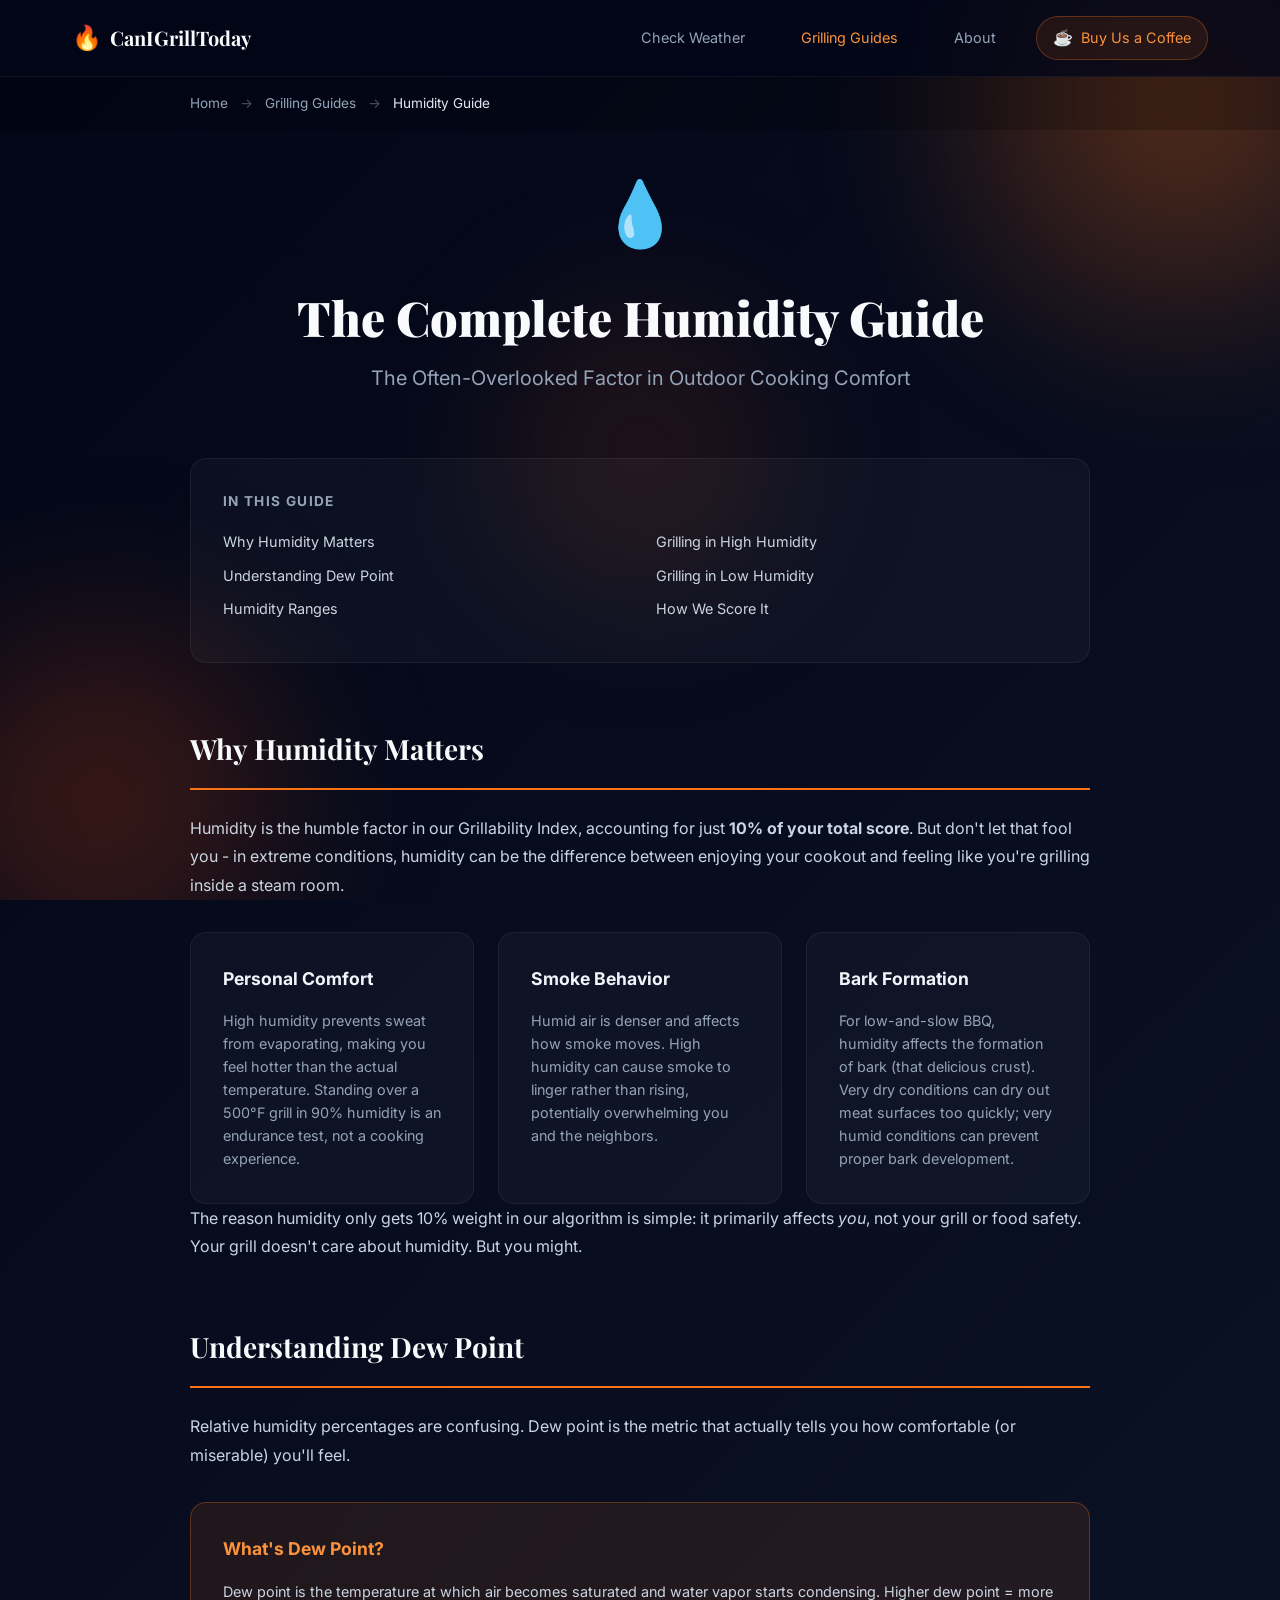
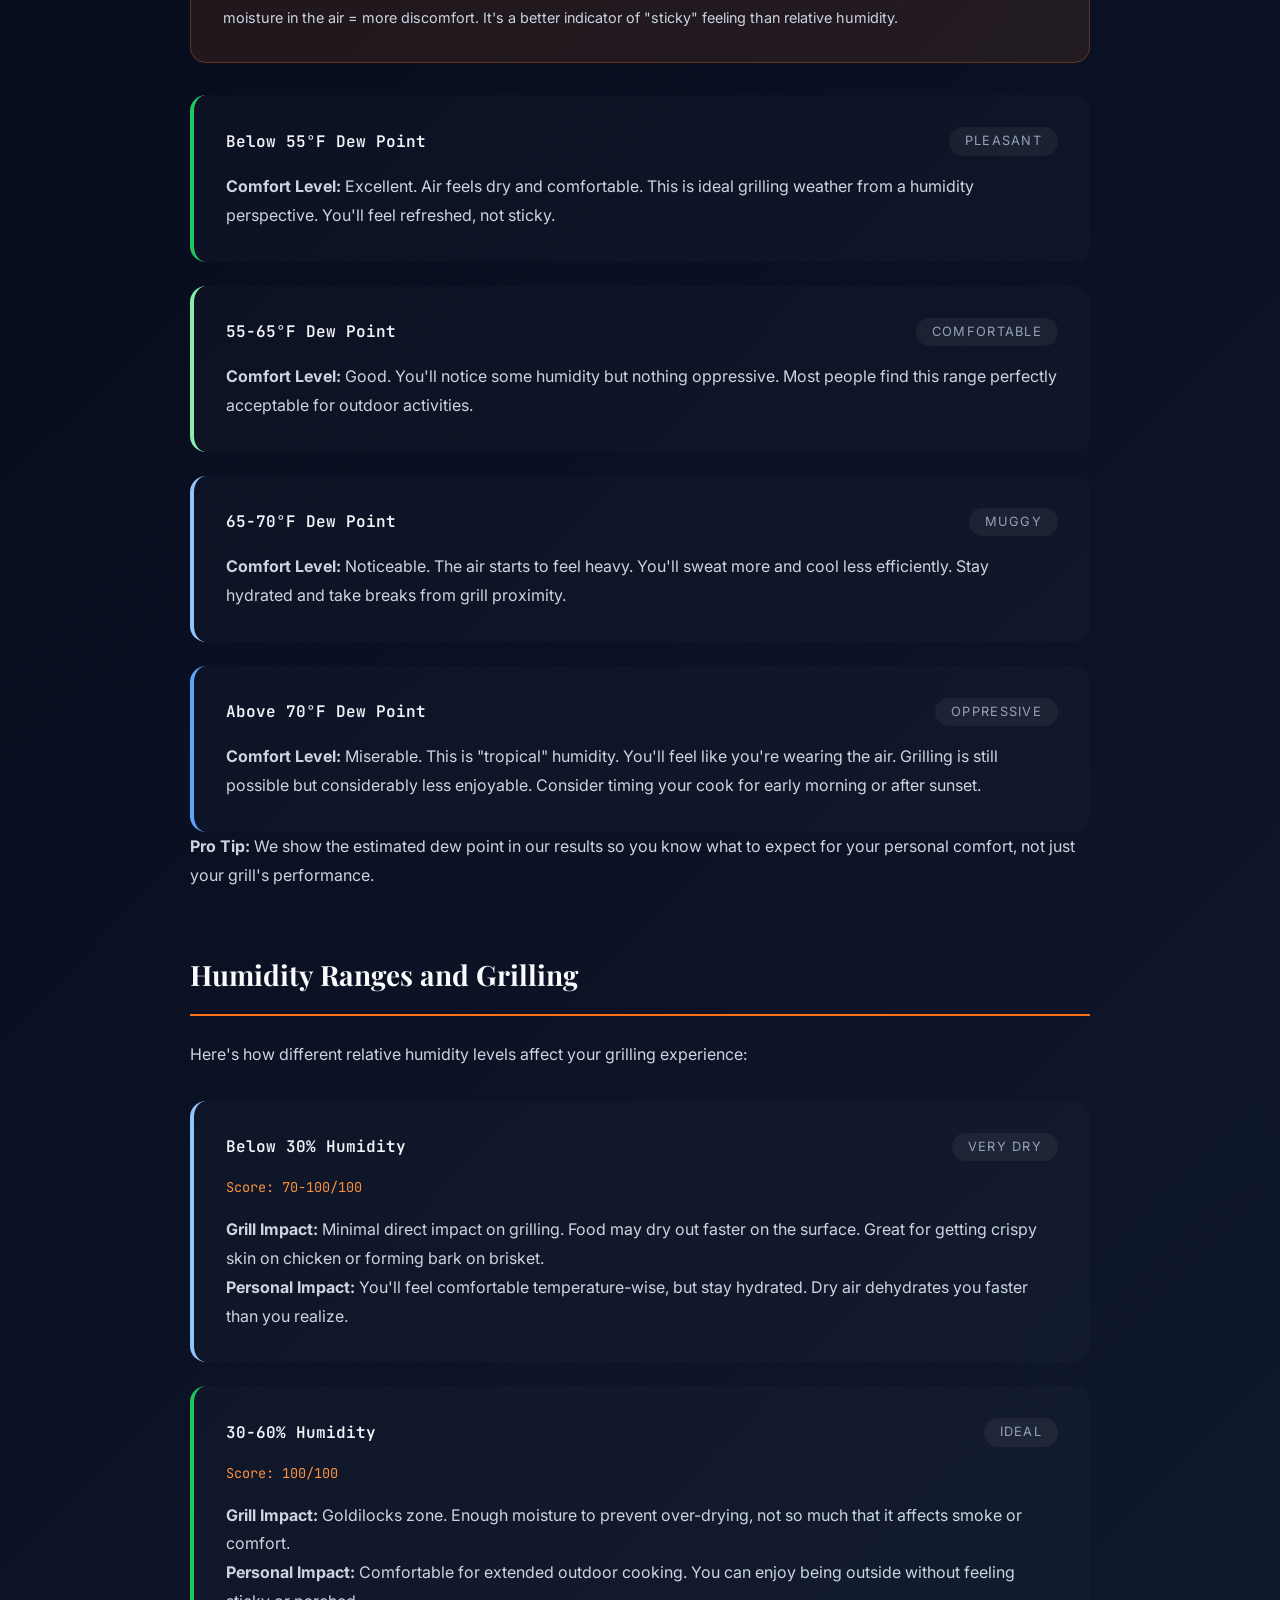
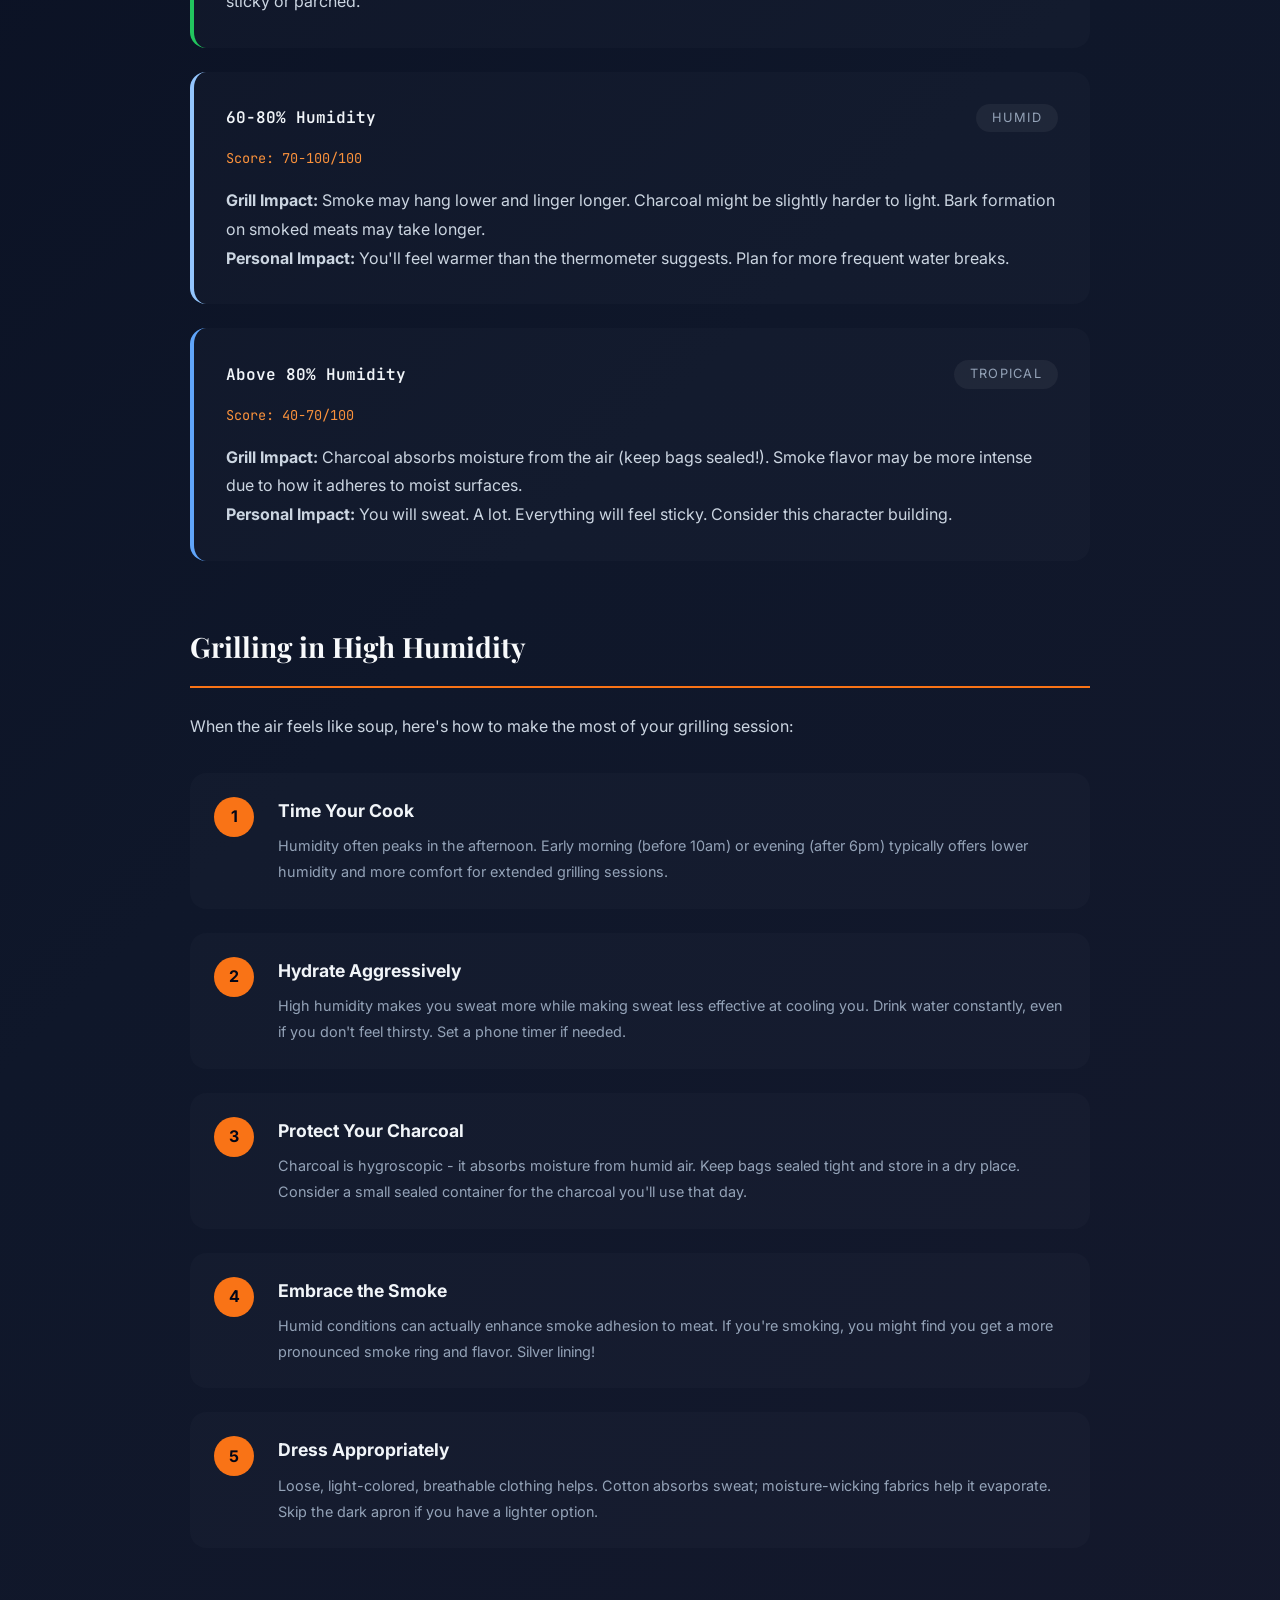
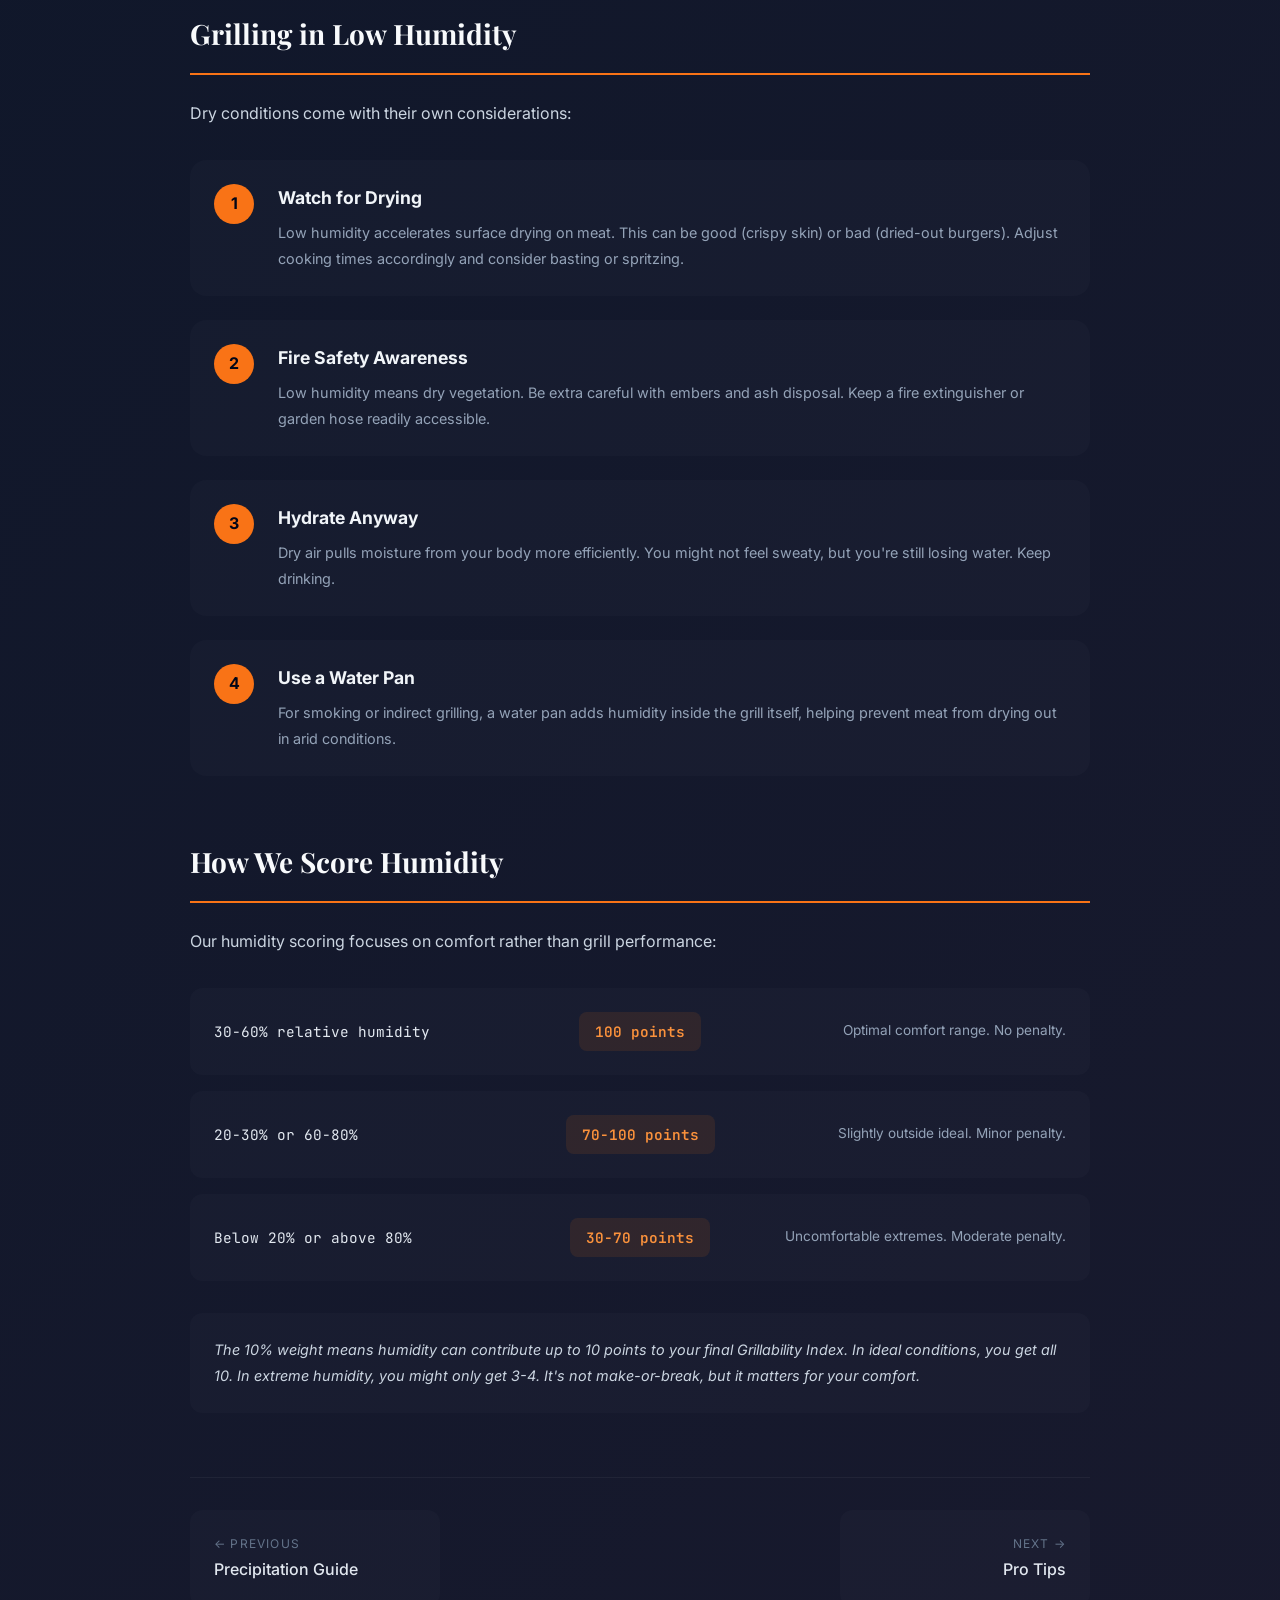
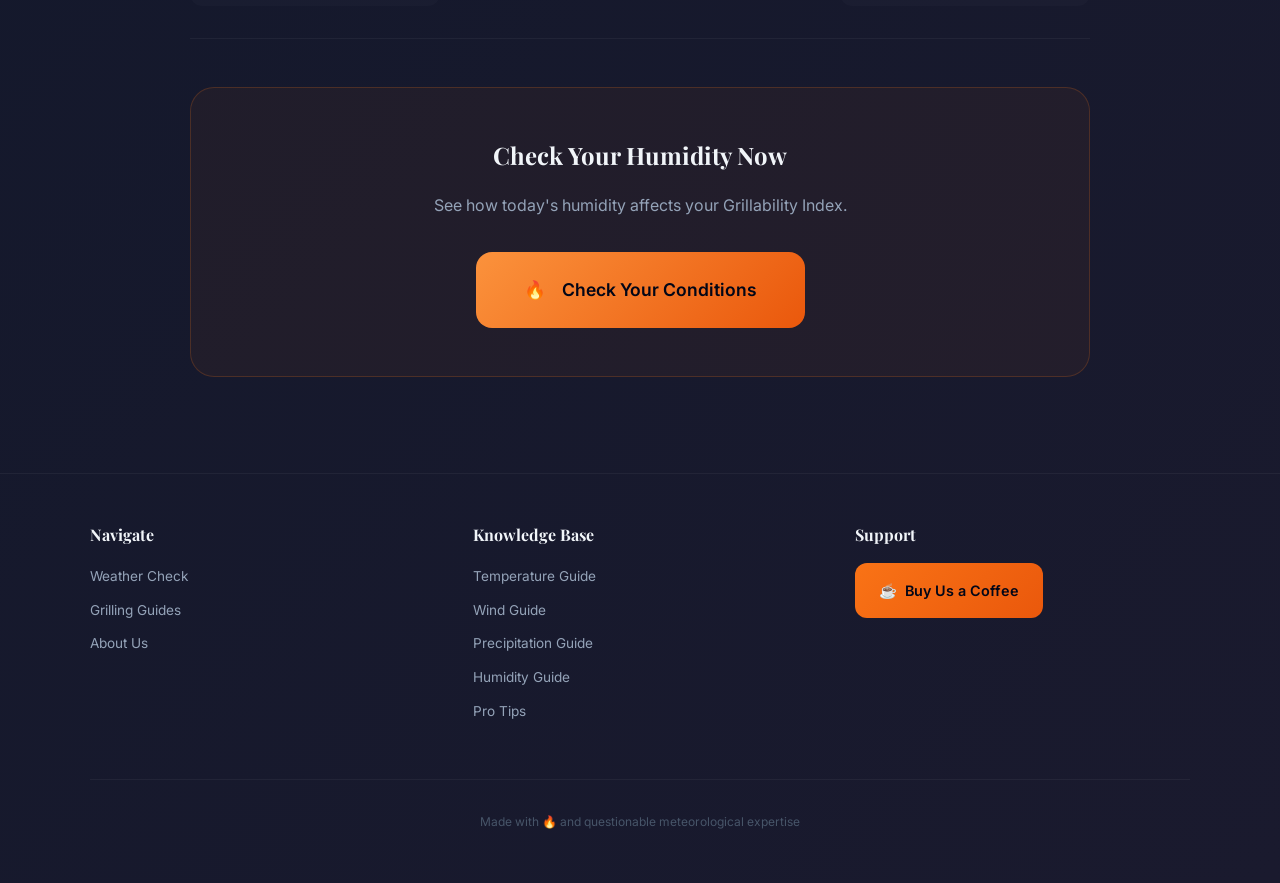
<file: knowledge/humidity.html>
<!DOCTYPE html>
<html lang="en">
<head>
    <meta charset="UTF-8">
    <meta name="viewport" content="width=device-width, initial-scale=1.0">
    <title>Humidity & Grilling Guide | Can I Grill Today?</title>
    <meta name="description" content="Learn how humidity affects your grilling experience and comfort. Understand dew point, smoke behavior, and tips for grilling in humid conditions.">
    <link rel="canonical" href="https://canigrilltoday.com/knowledge/humidity.html">
    <link rel="preconnect" href="https://fonts.googleapis.com">
    <link rel="preconnect" href="https://fonts.gstatic.com" crossorigin>
    <link href="https://fonts.googleapis.com/css2?family=Playfair+Display:wght@400;600;700;900&family=Inter:wght@300;400;500;600;700&family=JetBrains+Mono:wght@400;500&display=swap" rel="stylesheet">
    <link rel="stylesheet" href="../styles.css">
    <link rel="icon" href="data:image/svg+xml,<svg xmlns='http://www.w3.org/2000/svg' viewBox='0 0 100 100'><text y='.9em' font-size='90'>🔥</text></svg>">
</head>
<body>
    <div class="app-container">
        <!-- Animated Background -->
        <div class="background-effects">
            <div class="gradient-orb orb-1"></div>
            <div class="gradient-orb orb-2"></div>
            <div class="gradient-orb orb-3"></div>
        </div>

        <!-- Navigation -->
        <nav class="main-nav">
            <div class="nav-container">
                <a href="/" class="nav-logo">
                    <span class="nav-logo-icon">🔥</span>
                    <span class="nav-logo-text">CanIGrillToday</span>
                </a>
                <button class="nav-toggle" id="navToggle" aria-label="Toggle navigation">
                    <span></span>
                    <span></span>
                    <span></span>
                </button>
                <div class="nav-menu" id="navMenu">
                    <a href="/" class="nav-link">Check Weather</a>
                    <a href="/knowledge/" class="nav-link active">Grilling Guides</a>
                    <a href="/about.html" class="nav-link">About</a>
                    <a href="https://buymeacoffee.com/canigrilltoday" class="nav-link nav-coffee" target="_blank" rel="noopener">
                        <span class="coffee-icon">☕</span>
                        <span>Buy Us a Coffee</span>
                    </a>
                </div>
            </div>
        </nav>

        <!-- Breadcrumb -->
        <div class="breadcrumb">
            <div class="breadcrumb-container">
                <a href="/">Home</a>
                <span class="breadcrumb-separator">→</span>
                <a href="/knowledge/">Grilling Guides</a>
                <span class="breadcrumb-separator">→</span>
                <span class="breadcrumb-current">Humidity Guide</span>
            </div>
        </div>

        <!-- Main Content -->
        <main class="main-content page-content">
            <article class="content-article">
                <header class="article-header">
                    <div class="article-icon">💧</div>
                    <h1 class="article-title">The Complete Humidity Guide</h1>
                    <p class="article-subtitle">The Often-Overlooked Factor in Outdoor Cooking Comfort</p>
                </header>

                <div class="article-toc">
                    <h4>In This Guide</h4>
                    <ul>
                        <li><a href="#why-matters">Why Humidity Matters</a></li>
                        <li><a href="#dew-point">Understanding Dew Point</a></li>
                        <li><a href="#ranges">Humidity Ranges</a></li>
                        <li><a href="#high-humidity">Grilling in High Humidity</a></li>
                        <li><a href="#low-humidity">Grilling in Low Humidity</a></li>
                        <li><a href="#scoring">How We Score It</a></li>
                    </ul>
                </div>

                <section class="article-section" id="why-matters">
                    <h2>Why Humidity Matters</h2>
                    <p>
                        Humidity is the humble factor in our Grillability Index, accounting for just <strong>10% of your total score</strong>.
                        But don't let that fool you - in extreme conditions, humidity can be the difference between enjoying your
                        cookout and feeling like you're grilling inside a steam room.
                    </p>

                    <div class="info-grid">
                        <div class="info-card">
                            <h3>Personal Comfort</h3>
                            <p>
                                High humidity prevents sweat from evaporating, making you feel hotter than the actual temperature.
                                Standing over a 500°F grill in 90% humidity is an endurance test, not a cooking experience.
                            </p>
                        </div>
                        <div class="info-card">
                            <h3>Smoke Behavior</h3>
                            <p>
                                Humid air is denser and affects how smoke moves. High humidity can cause smoke to linger
                                rather than rising, potentially overwhelming you and the neighbors.
                            </p>
                        </div>
                        <div class="info-card">
                            <h3>Bark Formation</h3>
                            <p>
                                For low-and-slow BBQ, humidity affects the formation of bark (that delicious crust).
                                Very dry conditions can dry out meat surfaces too quickly; very humid conditions
                                can prevent proper bark development.
                            </p>
                        </div>
                    </div>

                    <p>
                        The reason humidity only gets 10% weight in our algorithm is simple: it primarily affects
                        <em>you</em>, not your grill or food safety. Your grill doesn't care about humidity.
                        But you might.
                    </p>
                </section>

                <section class="article-section" id="dew-point">
                    <h2>Understanding Dew Point</h2>
                    <p>
                        Relative humidity percentages are confusing. Dew point is the metric that actually tells you
                        how comfortable (or miserable) you'll feel.
                    </p>

                    <div class="callout-box">
                        <h3>What's Dew Point?</h3>
                        <p>
                            Dew point is the temperature at which air becomes saturated and water vapor starts condensing.
                            Higher dew point = more moisture in the air = more discomfort. It's a better indicator of
                            "sticky" feeling than relative humidity.
                        </p>
                    </div>

                    <div class="temp-zones">
                        <div class="temp-zone zone-perfect">
                            <div class="zone-header">
                                <span class="zone-range">Below 55°F Dew Point</span>
                                <span class="zone-label">Pleasant</span>
                            </div>
                            <p>
                                <strong>Comfort Level:</strong> Excellent. Air feels dry and comfortable. This is ideal
                                grilling weather from a humidity perspective. You'll feel refreshed, not sticky.
                            </p>
                        </div>

                        <div class="temp-zone zone-cool">
                            <div class="zone-header">
                                <span class="zone-range">55-65°F Dew Point</span>
                                <span class="zone-label">Comfortable</span>
                            </div>
                            <p>
                                <strong>Comfort Level:</strong> Good. You'll notice some humidity but nothing oppressive.
                                Most people find this range perfectly acceptable for outdoor activities.
                            </p>
                        </div>

                        <div class="temp-zone zone-cold">
                            <div class="zone-header">
                                <span class="zone-range">65-70°F Dew Point</span>
                                <span class="zone-label">Muggy</span>
                            </div>
                            <p>
                                <strong>Comfort Level:</strong> Noticeable. The air starts to feel heavy. You'll sweat more
                                and cool less efficiently. Stay hydrated and take breaks from grill proximity.
                            </p>
                        </div>

                        <div class="temp-zone zone-freezing">
                            <div class="zone-header">
                                <span class="zone-range">Above 70°F Dew Point</span>
                                <span class="zone-label">Oppressive</span>
                            </div>
                            <p>
                                <strong>Comfort Level:</strong> Miserable. This is "tropical" humidity. You'll feel like
                                you're wearing the air. Grilling is still possible but considerably less enjoyable.
                                Consider timing your cook for early morning or after sunset.
                            </p>
                        </div>
                    </div>

                    <p>
                        <strong>Pro Tip:</strong> We show the estimated dew point in our results so you know what to expect
                        for your personal comfort, not just your grill's performance.
                    </p>
                </section>

                <section class="article-section" id="ranges">
                    <h2>Humidity Ranges and Grilling</h2>
                    <p>
                        Here's how different relative humidity levels affect your grilling experience:
                    </p>

                    <div class="temp-zones">
                        <div class="temp-zone zone-cold">
                            <div class="zone-header">
                                <span class="zone-range">Below 30% Humidity</span>
                                <span class="zone-label">Very Dry</span>
                            </div>
                            <div class="zone-score">Score: 70-100/100</div>
                            <p>
                                <strong>Grill Impact:</strong> Minimal direct impact on grilling. Food may dry out faster on the surface.
                                Great for getting crispy skin on chicken or forming bark on brisket.<br>
                                <strong>Personal Impact:</strong> You'll feel comfortable temperature-wise, but stay hydrated.
                                Dry air dehydrates you faster than you realize.
                            </p>
                        </div>

                        <div class="temp-zone zone-perfect">
                            <div class="zone-header">
                                <span class="zone-range">30-60% Humidity</span>
                                <span class="zone-label">Ideal</span>
                            </div>
                            <div class="zone-score">Score: 100/100</div>
                            <p>
                                <strong>Grill Impact:</strong> Goldilocks zone. Enough moisture to prevent over-drying,
                                not so much that it affects smoke or comfort.<br>
                                <strong>Personal Impact:</strong> Comfortable for extended outdoor cooking. You can enjoy
                                being outside without feeling sticky or parched.
                            </p>
                        </div>

                        <div class="temp-zone zone-cold">
                            <div class="zone-header">
                                <span class="zone-range">60-80% Humidity</span>
                                <span class="zone-label">Humid</span>
                            </div>
                            <div class="zone-score">Score: 70-100/100</div>
                            <p>
                                <strong>Grill Impact:</strong> Smoke may hang lower and linger longer. Charcoal might be
                                slightly harder to light. Bark formation on smoked meats may take longer.<br>
                                <strong>Personal Impact:</strong> You'll feel warmer than the thermometer suggests.
                                Plan for more frequent water breaks.
                            </p>
                        </div>

                        <div class="temp-zone zone-freezing">
                            <div class="zone-header">
                                <span class="zone-range">Above 80% Humidity</span>
                                <span class="zone-label">Tropical</span>
                            </div>
                            <div class="zone-score">Score: 40-70/100</div>
                            <p>
                                <strong>Grill Impact:</strong> Charcoal absorbs moisture from the air (keep bags sealed!).
                                Smoke flavor may be more intense due to how it adheres to moist surfaces.<br>
                                <strong>Personal Impact:</strong> You will sweat. A lot. Everything will feel sticky.
                                Consider this character building.
                            </p>
                        </div>
                    </div>
                </section>

                <section class="article-section" id="high-humidity">
                    <h2>Grilling in High Humidity</h2>
                    <p>
                        When the air feels like soup, here's how to make the most of your grilling session:
                    </p>

                    <div class="tips-list">
                        <div class="tip-item">
                            <div class="tip-number">1</div>
                            <div class="tip-content">
                                <h3>Time Your Cook</h3>
                                <p>
                                    Humidity often peaks in the afternoon. Early morning (before 10am) or evening (after 6pm)
                                    typically offers lower humidity and more comfort for extended grilling sessions.
                                </p>
                            </div>
                        </div>

                        <div class="tip-item">
                            <div class="tip-number">2</div>
                            <div class="tip-content">
                                <h3>Hydrate Aggressively</h3>
                                <p>
                                    High humidity makes you sweat more while making sweat less effective at cooling you.
                                    Drink water constantly, even if you don't feel thirsty. Set a phone timer if needed.
                                </p>
                            </div>
                        </div>

                        <div class="tip-item">
                            <div class="tip-number">3</div>
                            <div class="tip-content">
                                <h3>Protect Your Charcoal</h3>
                                <p>
                                    Charcoal is hygroscopic - it absorbs moisture from humid air. Keep bags sealed tight
                                    and store in a dry place. Consider a small sealed container for the charcoal you'll use that day.
                                </p>
                            </div>
                        </div>

                        <div class="tip-item">
                            <div class="tip-number">4</div>
                            <div class="tip-content">
                                <h3>Embrace the Smoke</h3>
                                <p>
                                    Humid conditions can actually enhance smoke adhesion to meat. If you're smoking,
                                    you might find you get a more pronounced smoke ring and flavor. Silver lining!
                                </p>
                            </div>
                        </div>

                        <div class="tip-item">
                            <div class="tip-number">5</div>
                            <div class="tip-content">
                                <h3>Dress Appropriately</h3>
                                <p>
                                    Loose, light-colored, breathable clothing helps. Cotton absorbs sweat; moisture-wicking
                                    fabrics help it evaporate. Skip the dark apron if you have a lighter option.
                                </p>
                            </div>
                        </div>
                    </div>
                </section>

                <section class="article-section" id="low-humidity">
                    <h2>Grilling in Low Humidity</h2>
                    <p>
                        Dry conditions come with their own considerations:
                    </p>

                    <div class="tips-list">
                        <div class="tip-item">
                            <div class="tip-number">1</div>
                            <div class="tip-content">
                                <h3>Watch for Drying</h3>
                                <p>
                                    Low humidity accelerates surface drying on meat. This can be good (crispy skin) or bad
                                    (dried-out burgers). Adjust cooking times accordingly and consider basting or spritzing.
                                </p>
                            </div>
                        </div>

                        <div class="tip-item">
                            <div class="tip-number">2</div>
                            <div class="tip-content">
                                <h3>Fire Safety Awareness</h3>
                                <p>
                                    Low humidity means dry vegetation. Be extra careful with embers and ash disposal.
                                    Keep a fire extinguisher or garden hose readily accessible.
                                </p>
                            </div>
                        </div>

                        <div class="tip-item">
                            <div class="tip-number">3</div>
                            <div class="tip-content">
                                <h3>Hydrate Anyway</h3>
                                <p>
                                    Dry air pulls moisture from your body more efficiently. You might not feel sweaty,
                                    but you're still losing water. Keep drinking.
                                </p>
                            </div>
                        </div>

                        <div class="tip-item">
                            <div class="tip-number">4</div>
                            <div class="tip-content">
                                <h3>Use a Water Pan</h3>
                                <p>
                                    For smoking or indirect grilling, a water pan adds humidity inside the grill itself,
                                    helping prevent meat from drying out in arid conditions.
                                </p>
                            </div>
                        </div>
                    </div>
                </section>

                <section class="article-section" id="scoring">
                    <h2>How We Score Humidity</h2>
                    <p>
                        Our humidity scoring focuses on comfort rather than grill performance:
                    </p>

                    <div class="scoring-breakdown">
                        <div class="score-rule">
                            <div class="rule-range">30-60% relative humidity</div>
                            <div class="rule-score">100 points</div>
                            <div class="rule-description">Optimal comfort range. No penalty.</div>
                        </div>
                        <div class="score-rule">
                            <div class="rule-range">20-30% or 60-80%</div>
                            <div class="rule-score">70-100 points</div>
                            <div class="rule-description">Slightly outside ideal. Minor penalty.</div>
                        </div>
                        <div class="score-rule">
                            <div class="rule-range">Below 20% or above 80%</div>
                            <div class="rule-score">30-70 points</div>
                            <div class="rule-description">Uncomfortable extremes. Moderate penalty.</div>
                        </div>
                    </div>

                    <p class="scoring-note">
                        The 10% weight means humidity can contribute up to 10 points to your final Grillability Index.
                        In ideal conditions, you get all 10. In extreme humidity, you might only get 3-4.
                        It's not make-or-break, but it matters for your comfort.
                    </p>
                </section>

                <!-- Navigation -->
                <nav class="article-nav">
                    <a href="/knowledge/precipitation.html" class="nav-prev">
                        <span class="nav-direction">← Previous</span>
                        <span class="nav-title">Precipitation Guide</span>
                    </a>
                    <a href="/knowledge/tips.html" class="nav-next">
                        <span class="nav-direction">Next →</span>
                        <span class="nav-title">Pro Tips</span>
                    </a>
                </nav>

                <!-- CTA -->
                <section class="article-section">
                    <div class="knowledge-cta">
                        <h2>Check Your Humidity Now</h2>
                        <p>See how today's humidity affects your Grillability Index.</p>
                        <a href="/" class="primary-cta">
                            <span>🔥</span> Check Your Conditions
                        </a>
                    </div>
                </section>
            </article>
        </main>

        <!-- Footer -->
        <footer class="footer">
            <div class="footer-content">
                <div class="footer-grid">
                    <div class="footer-section">
                        <h4>Navigate</h4>
                        <ul class="footer-links">
                            <li><a href="/">Weather Check</a></li>
                            <li><a href="/knowledge/">Grilling Guides</a></li>
                            <li><a href="/about.html">About Us</a></li>
                        </ul>
                    </div>
                    <div class="footer-section">
                        <h4>Knowledge Base</h4>
                        <ul class="footer-links">
                            <li><a href="/knowledge/temperature.html">Temperature Guide</a></li>
                            <li><a href="/knowledge/wind.html">Wind Guide</a></li>
                            <li><a href="/knowledge/precipitation.html">Precipitation Guide</a></li>
                            <li><a href="/knowledge/humidity.html">Humidity Guide</a></li>
                            <li><a href="/knowledge/tips.html">Pro Tips</a></li>
                        </ul>
                    </div>
                    <div class="footer-section">
                        <h4>Support</h4>
                        <a href="https://buymeacoffee.com/canigrilltoday" class="footer-coffee-btn" target="_blank" rel="noopener">
                            <span>☕</span> Buy Us a Coffee
                        </a>
                    </div>
                </div>
                <div class="footer-bottom">
                    <div class="footer-credits">
                        <p>Made with 🔥 and questionable meteorological expertise</p>
                    </div>
                </div>
            </div>
        </footer>
    </div>

    <script>
        document.getElementById('navToggle').addEventListener('click', function() {
            document.getElementById('navMenu').classList.toggle('active');
            this.classList.toggle('active');
        });
    </script>
</body>
</html>
</file>
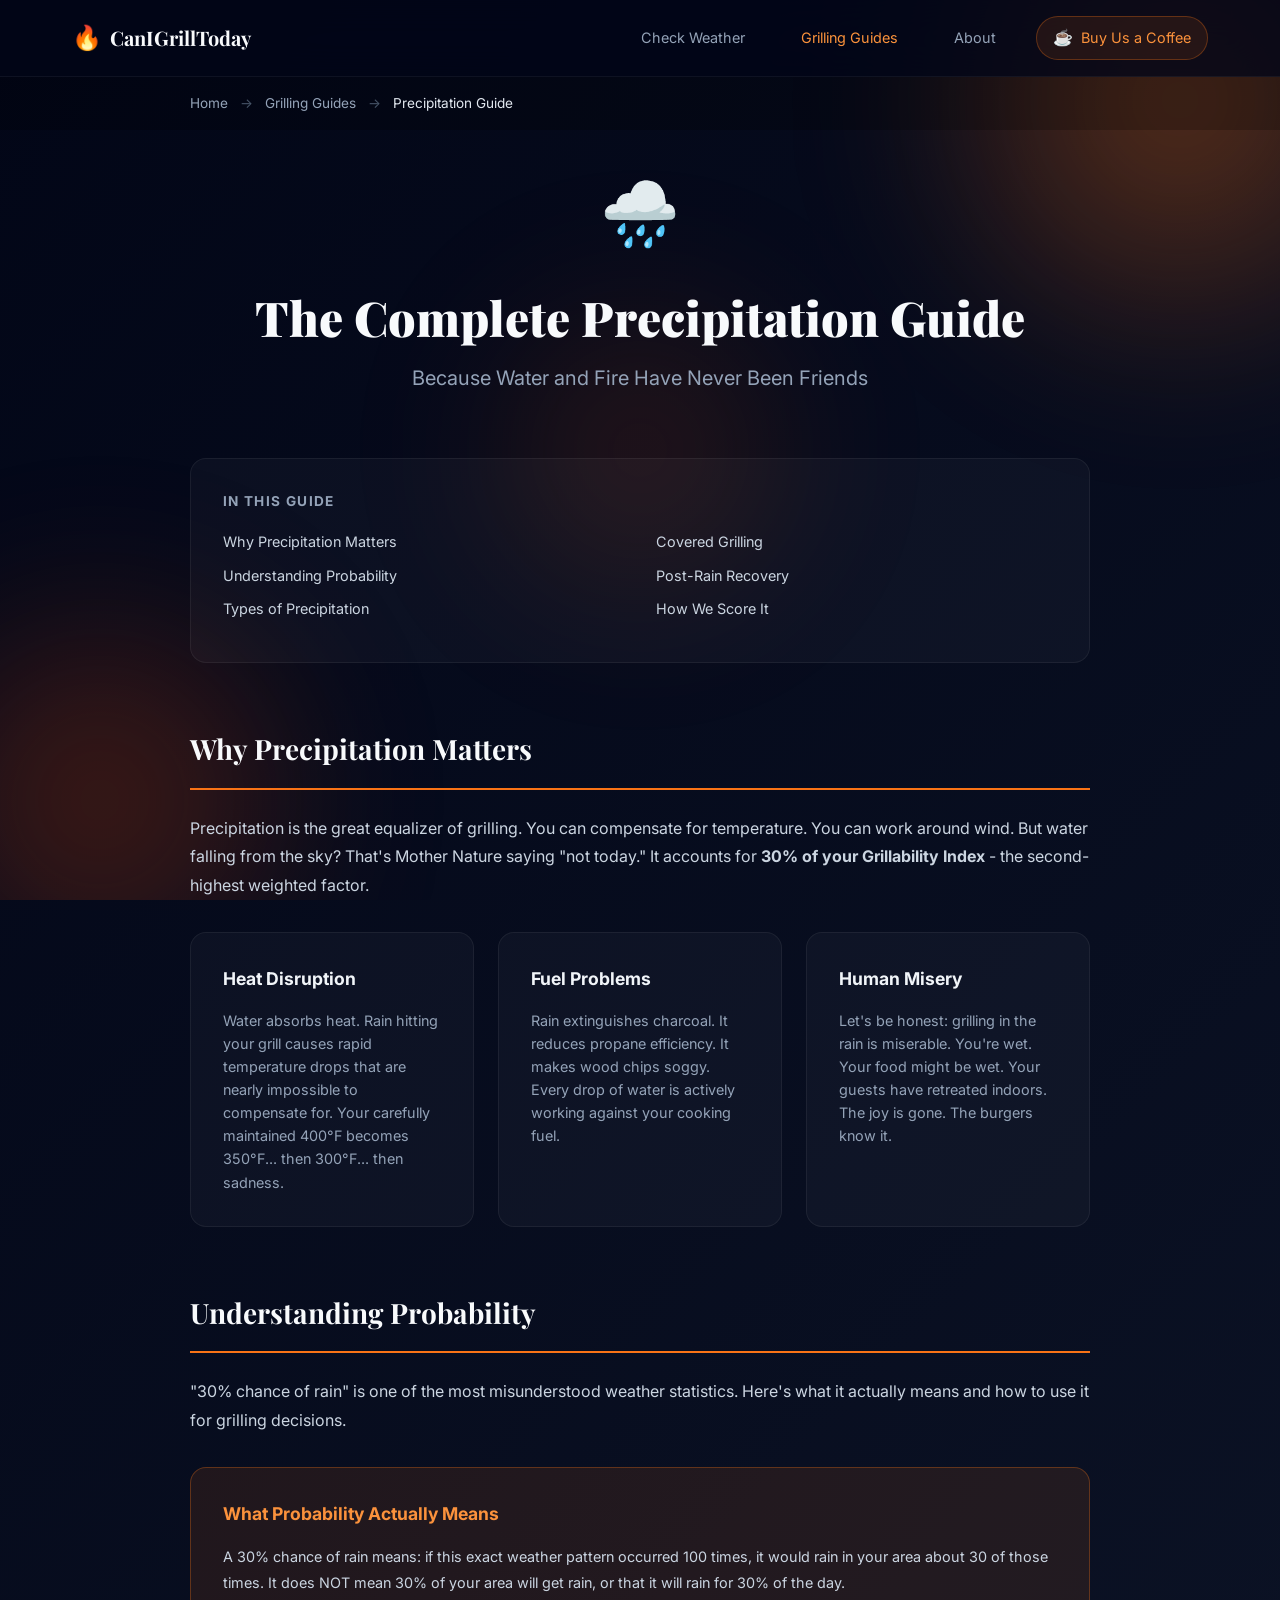
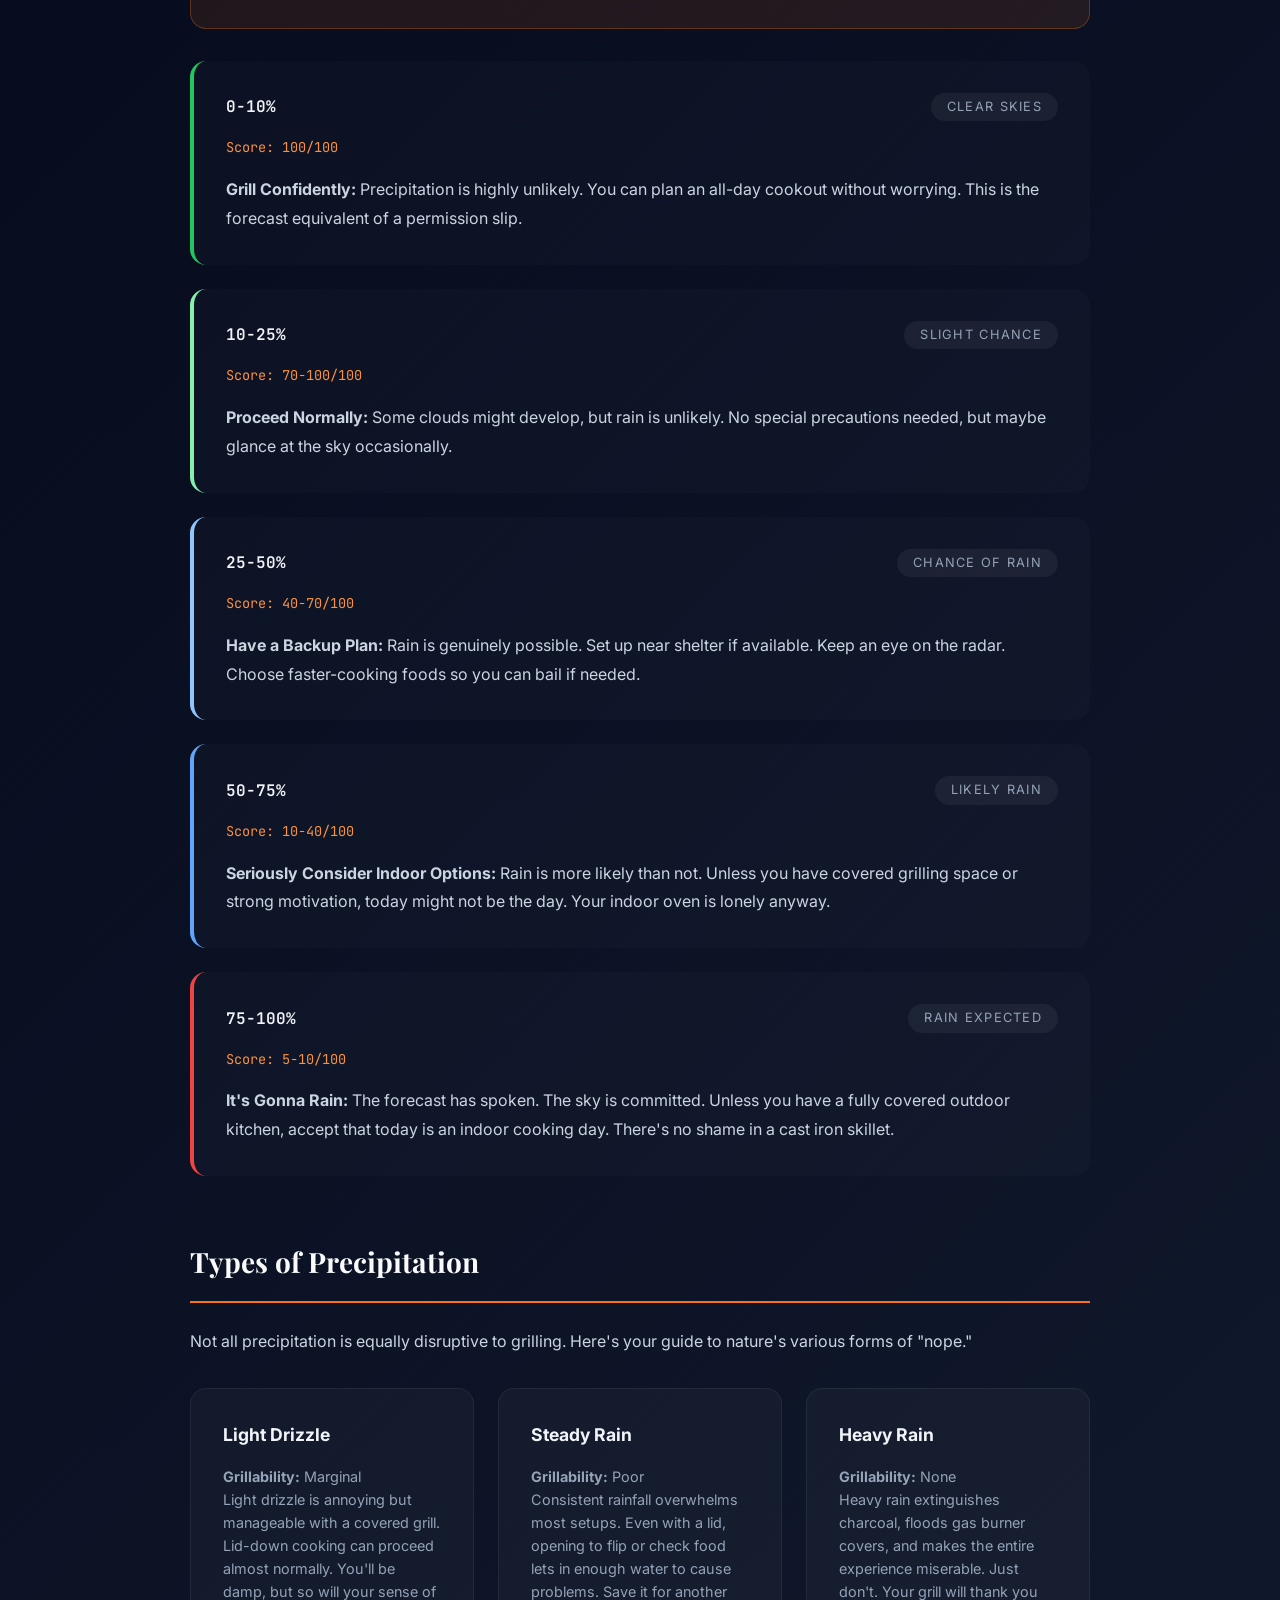
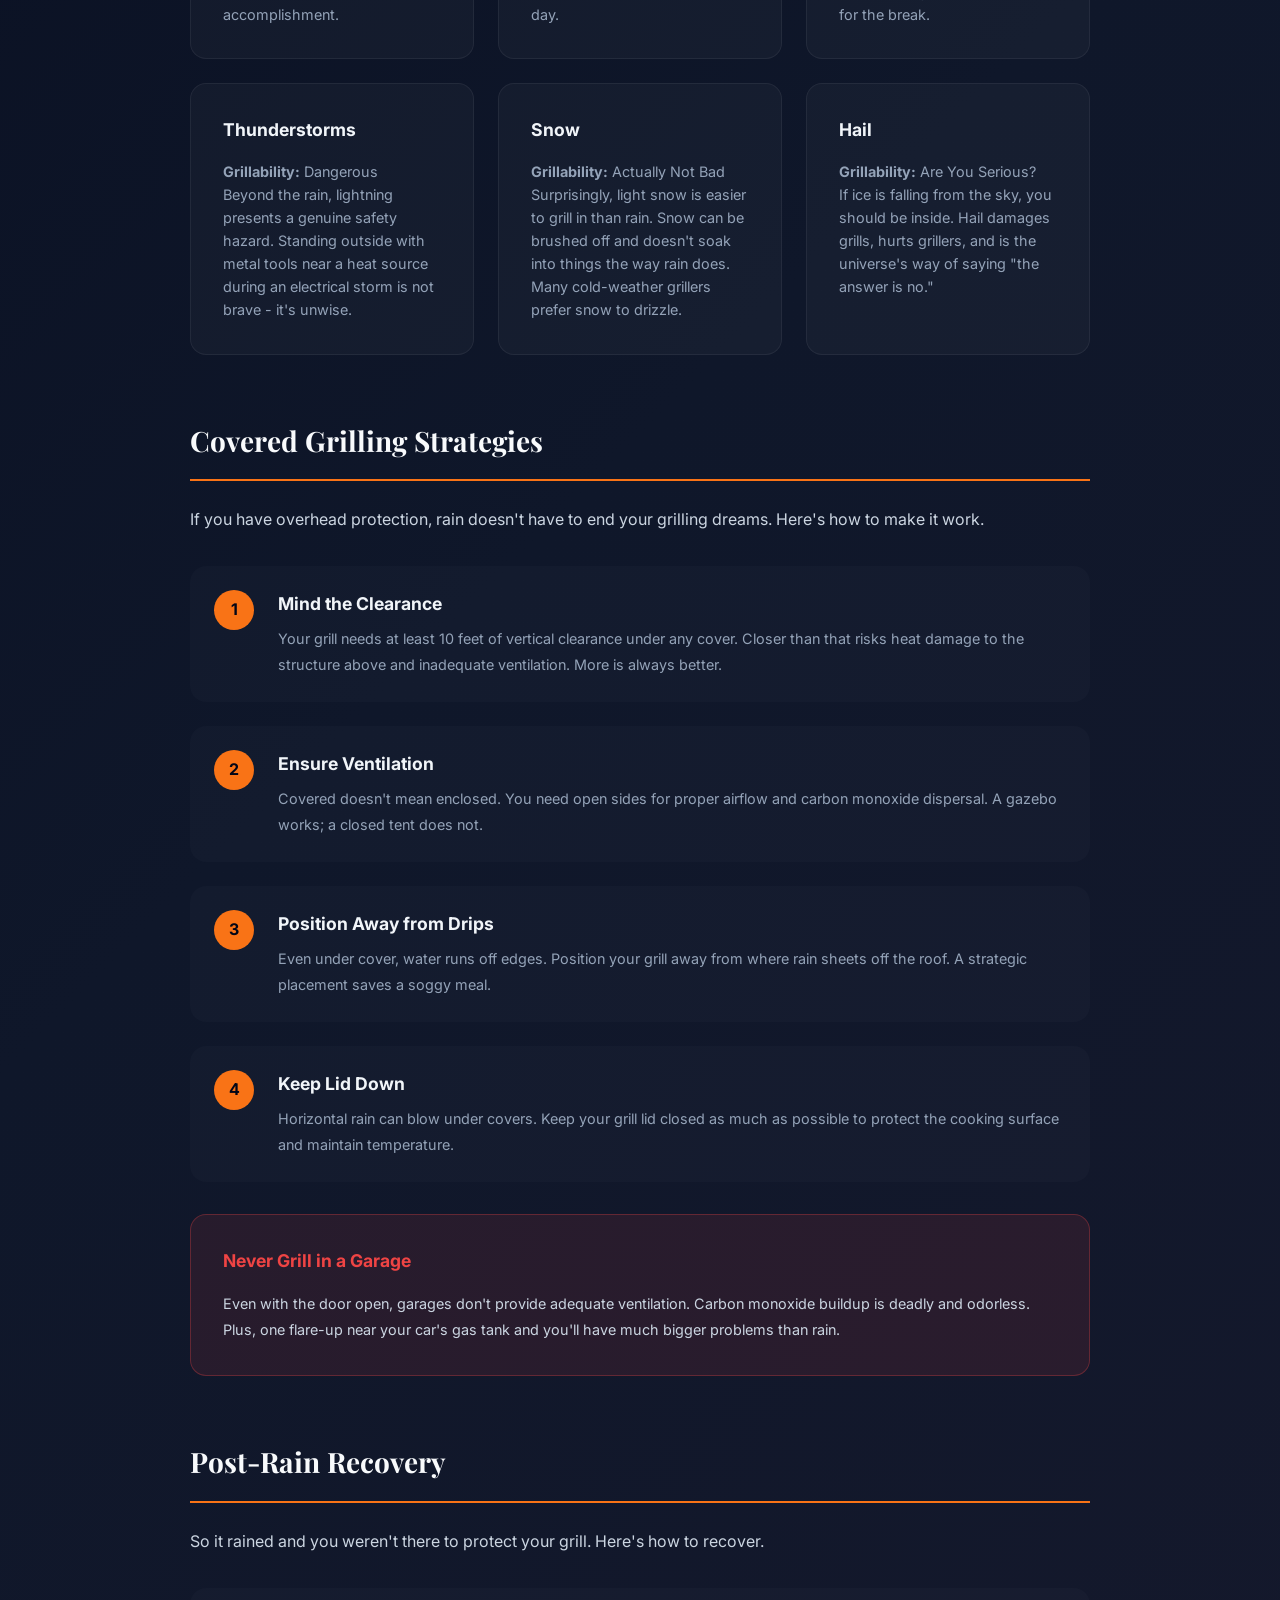
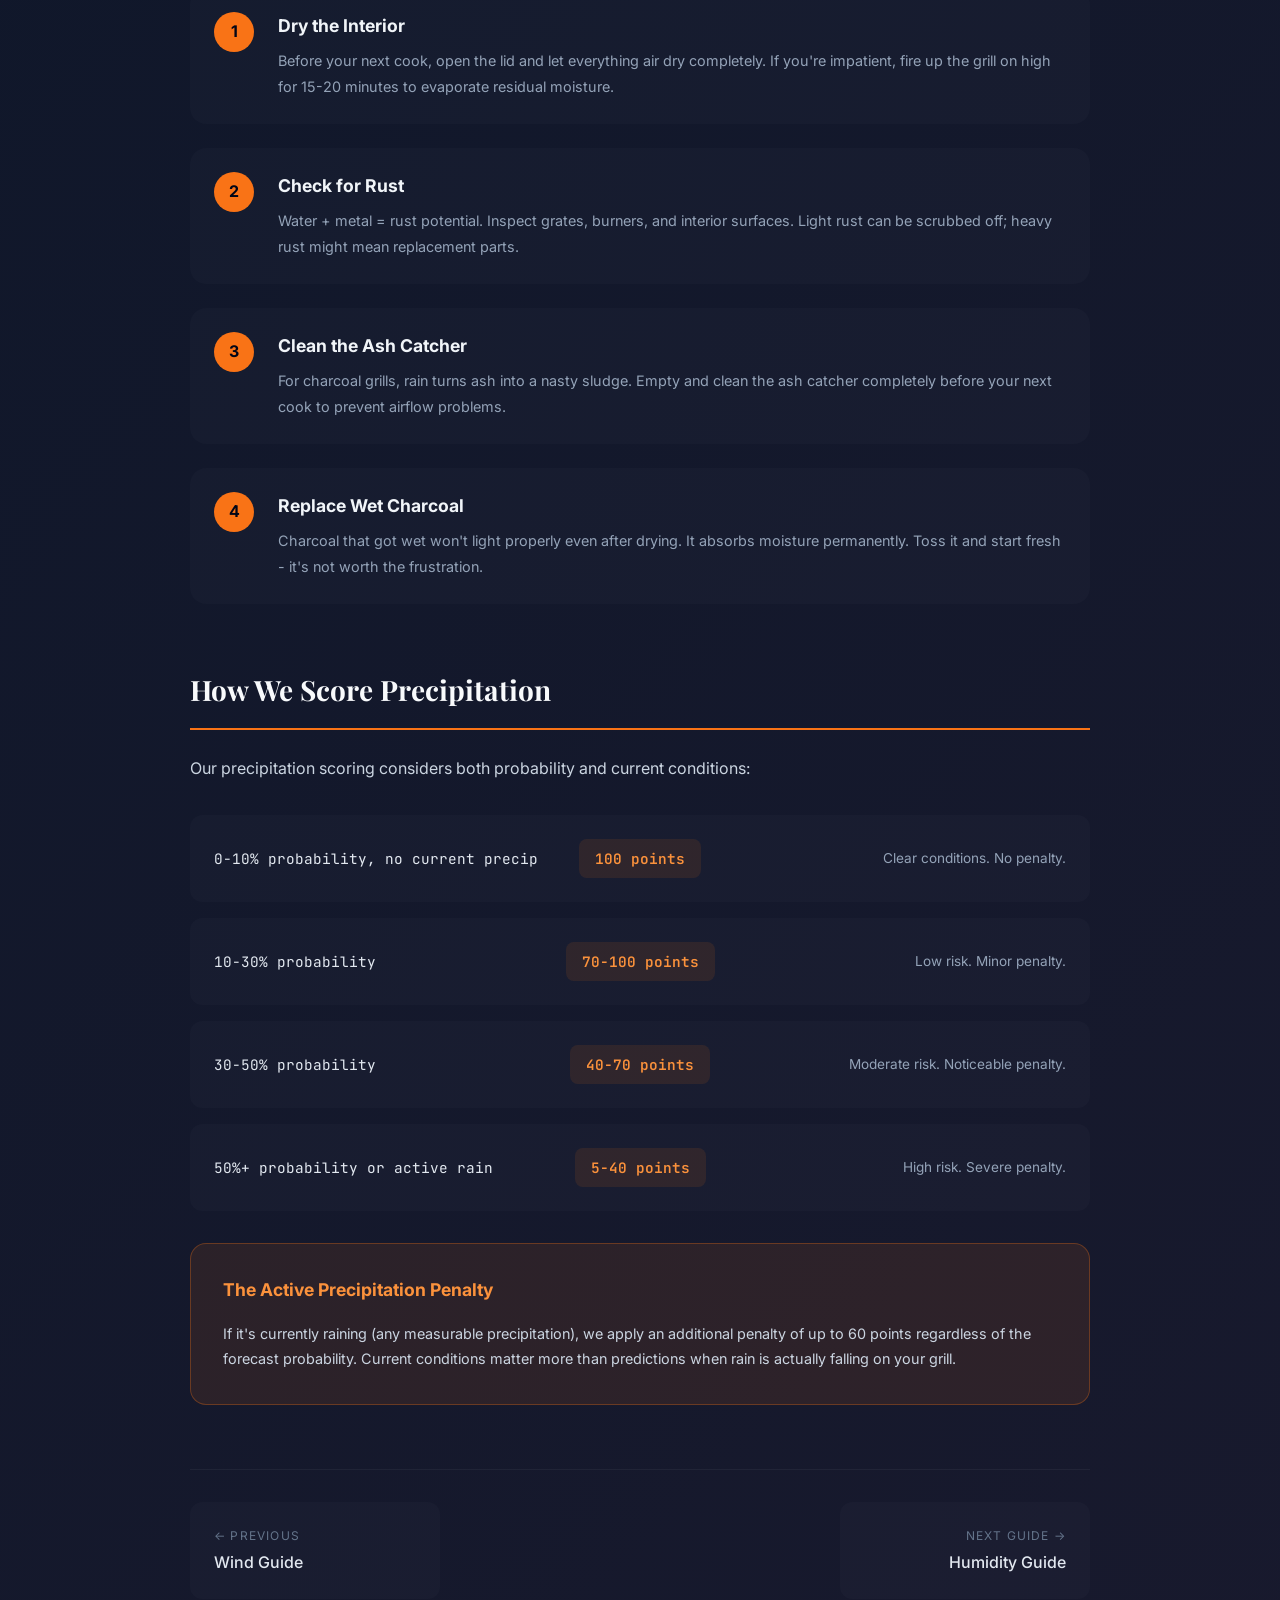
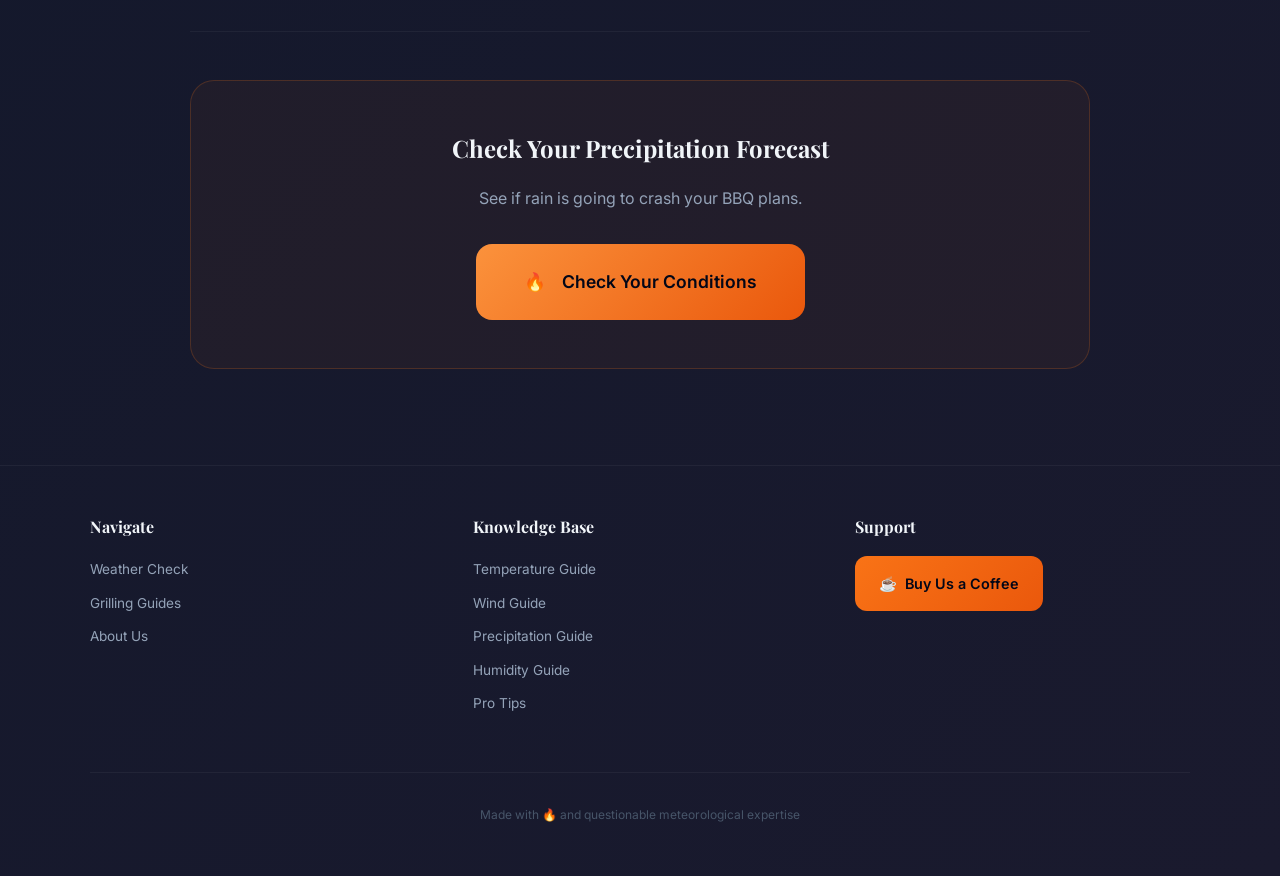
<file: knowledge/precipitation.html>
<!DOCTYPE html>
<html lang="en">
<head>
    <meta charset="UTF-8">
    <meta name="viewport" content="width=device-width, initial-scale=1.0">
    <title>Precipitation & Grilling Guide | Can I Grill Today?</title>
    <meta name="description" content="Everything you need to know about grilling in rain, understanding weather forecasts, and protecting your BBQ from precipitation.">
    <link rel="canonical" href="https://canigrilltoday.com/knowledge/precipitation.html">
    <link rel="preconnect" href="https://fonts.googleapis.com">
    <link rel="preconnect" href="https://fonts.gstatic.com" crossorigin>
    <link href="https://fonts.googleapis.com/css2?family=Playfair+Display:wght@400;600;700;900&family=Inter:wght@300;400;500;600;700&family=JetBrains+Mono:wght@400;500&display=swap" rel="stylesheet">
    <link rel="stylesheet" href="../styles.css">
    <link rel="icon" href="data:image/svg+xml,<svg xmlns='http://www.w3.org/2000/svg' viewBox='0 0 100 100'><text y='.9em' font-size='90'>🔥</text></svg>">
</head>
<body>
    <div class="app-container">
        <!-- Animated Background -->
        <div class="background-effects">
            <div class="gradient-orb orb-1"></div>
            <div class="gradient-orb orb-2"></div>
            <div class="gradient-orb orb-3"></div>
        </div>

        <!-- Navigation -->
        <nav class="main-nav">
            <div class="nav-container">
                <a href="/" class="nav-logo">
                    <span class="nav-logo-icon">🔥</span>
                    <span class="nav-logo-text">CanIGrillToday</span>
                </a>
                <button class="nav-toggle" id="navToggle" aria-label="Toggle navigation">
                    <span></span>
                    <span></span>
                    <span></span>
                </button>
                <div class="nav-menu" id="navMenu">
                    <a href="/" class="nav-link">Check Weather</a>
                    <a href="/knowledge/" class="nav-link active">Grilling Guides</a>
                    <a href="/about.html" class="nav-link">About</a>
                    <a href="https://buymeacoffee.com/canigrilltoday" class="nav-link nav-coffee" target="_blank" rel="noopener">
                        <span class="coffee-icon">☕</span>
                        <span>Buy Us a Coffee</span>
                    </a>
                </div>
            </div>
        </nav>

        <!-- Breadcrumb -->
        <div class="breadcrumb">
            <div class="breadcrumb-container">
                <a href="/">Home</a>
                <span class="breadcrumb-separator">→</span>
                <a href="/knowledge/">Grilling Guides</a>
                <span class="breadcrumb-separator">→</span>
                <span class="breadcrumb-current">Precipitation Guide</span>
            </div>
        </div>

        <!-- Main Content -->
        <main class="main-content page-content">
            <article class="content-article">
                <header class="article-header">
                    <div class="article-icon">🌧️</div>
                    <h1 class="article-title">The Complete Precipitation Guide</h1>
                    <p class="article-subtitle">Because Water and Fire Have Never Been Friends</p>
                </header>

                <div class="article-toc">
                    <h4>In This Guide</h4>
                    <ul>
                        <li><a href="#why-matters">Why Precipitation Matters</a></li>
                        <li><a href="#probability">Understanding Probability</a></li>
                        <li><a href="#types">Types of Precipitation</a></li>
                        <li><a href="#covered-grilling">Covered Grilling</a></li>
                        <li><a href="#recovery">Post-Rain Recovery</a></li>
                        <li><a href="#scoring">How We Score It</a></li>
                    </ul>
                </div>

                <section class="article-section" id="why-matters">
                    <h2>Why Precipitation Matters</h2>
                    <p>
                        Precipitation is the great equalizer of grilling. You can compensate for temperature. You can work around wind.
                        But water falling from the sky? That's Mother Nature saying "not today." It accounts for
                        <strong>30% of your Grillability Index</strong> - the second-highest weighted factor.
                    </p>

                    <div class="info-grid">
                        <div class="info-card">
                            <h3>Heat Disruption</h3>
                            <p>
                                Water absorbs heat. Rain hitting your grill causes rapid temperature drops that
                                are nearly impossible to compensate for. Your carefully maintained 400°F becomes
                                350°F... then 300°F... then sadness.
                            </p>
                        </div>
                        <div class="info-card">
                            <h3>Fuel Problems</h3>
                            <p>
                                Rain extinguishes charcoal. It reduces propane efficiency. It makes wood chips soggy.
                                Every drop of water is actively working against your cooking fuel.
                            </p>
                        </div>
                        <div class="info-card">
                            <h3>Human Misery</h3>
                            <p>
                                Let's be honest: grilling in the rain is miserable. You're wet. Your food might be wet.
                                Your guests have retreated indoors. The joy is gone. The burgers know it.
                            </p>
                        </div>
                    </div>
                </section>

                <section class="article-section" id="probability">
                    <h2>Understanding Probability</h2>
                    <p>
                        "30% chance of rain" is one of the most misunderstood weather statistics.
                        Here's what it actually means and how to use it for grilling decisions.
                    </p>

                    <div class="callout-box">
                        <h3>What Probability Actually Means</h3>
                        <p>
                            A 30% chance of rain means: if this exact weather pattern occurred 100 times,
                            it would rain in your area about 30 of those times. It does NOT mean 30% of your area
                            will get rain, or that it will rain for 30% of the day.
                        </p>
                    </div>

                    <div class="temp-zones">
                        <div class="temp-zone zone-perfect">
                            <div class="zone-header">
                                <span class="zone-range">0-10%</span>
                                <span class="zone-label">Clear Skies</span>
                            </div>
                            <div class="zone-score">Score: 100/100</div>
                            <p>
                                <strong>Grill Confidently:</strong> Precipitation is highly unlikely. You can plan an
                                all-day cookout without worrying. This is the forecast equivalent of a permission slip.
                            </p>
                        </div>

                        <div class="temp-zone zone-cool">
                            <div class="zone-header">
                                <span class="zone-range">10-25%</span>
                                <span class="zone-label">Slight Chance</span>
                            </div>
                            <div class="zone-score">Score: 70-100/100</div>
                            <p>
                                <strong>Proceed Normally:</strong> Some clouds might develop, but rain is unlikely.
                                No special precautions needed, but maybe glance at the sky occasionally.
                            </p>
                        </div>

                        <div class="temp-zone zone-cold">
                            <div class="zone-header">
                                <span class="zone-range">25-50%</span>
                                <span class="zone-label">Chance of Rain</span>
                            </div>
                            <div class="zone-score">Score: 40-70/100</div>
                            <p>
                                <strong>Have a Backup Plan:</strong> Rain is genuinely possible. Set up near shelter
                                if available. Keep an eye on the radar. Choose faster-cooking foods so you can
                                bail if needed.
                            </p>
                        </div>

                        <div class="temp-zone zone-freezing">
                            <div class="zone-header">
                                <span class="zone-range">50-75%</span>
                                <span class="zone-label">Likely Rain</span>
                            </div>
                            <div class="zone-score">Score: 10-40/100</div>
                            <p>
                                <strong>Seriously Consider Indoor Options:</strong> Rain is more likely than not.
                                Unless you have covered grilling space or strong motivation, today might not be the day.
                                Your indoor oven is lonely anyway.
                            </p>
                        </div>

                        <div class="temp-zone zone-extreme">
                            <div class="zone-header">
                                <span class="zone-range">75-100%</span>
                                <span class="zone-label">Rain Expected</span>
                            </div>
                            <div class="zone-score">Score: 5-10/100</div>
                            <p>
                                <strong>It's Gonna Rain:</strong> The forecast has spoken. The sky is committed.
                                Unless you have a fully covered outdoor kitchen, accept that today is an indoor cooking day.
                                There's no shame in a cast iron skillet.
                            </p>
                        </div>
                    </div>
                </section>

                <section class="article-section" id="types">
                    <h2>Types of Precipitation</h2>
                    <p>
                        Not all precipitation is equally disruptive to grilling. Here's your guide to nature's various forms of "nope."
                    </p>

                    <div class="info-grid">
                        <div class="info-card">
                            <h3>Light Drizzle</h3>
                            <p>
                                <strong>Grillability:</strong> Marginal<br>
                                Light drizzle is annoying but manageable with a covered grill. Lid-down cooking
                                can proceed almost normally. You'll be damp, but so will your sense of accomplishment.
                            </p>
                        </div>
                        <div class="info-card">
                            <h3>Steady Rain</h3>
                            <p>
                                <strong>Grillability:</strong> Poor<br>
                                Consistent rainfall overwhelms most setups. Even with a lid, opening to flip or
                                check food lets in enough water to cause problems. Save it for another day.
                            </p>
                        </div>
                        <div class="info-card">
                            <h3>Heavy Rain</h3>
                            <p>
                                <strong>Grillability:</strong> None<br>
                                Heavy rain extinguishes charcoal, floods gas burner covers, and makes the entire
                                experience miserable. Just don't. Your grill will thank you for the break.
                            </p>
                        </div>
                        <div class="info-card">
                            <h3>Thunderstorms</h3>
                            <p>
                                <strong>Grillability:</strong> Dangerous<br>
                                Beyond the rain, lightning presents a genuine safety hazard. Standing outside
                                with metal tools near a heat source during an electrical storm is not brave - it's unwise.
                            </p>
                        </div>
                        <div class="info-card">
                            <h3>Snow</h3>
                            <p>
                                <strong>Grillability:</strong> Actually Not Bad<br>
                                Surprisingly, light snow is easier to grill in than rain. Snow can be brushed off
                                and doesn't soak into things the way rain does. Many cold-weather grillers prefer
                                snow to drizzle.
                            </p>
                        </div>
                        <div class="info-card">
                            <h3>Hail</h3>
                            <p>
                                <strong>Grillability:</strong> Are You Serious?<br>
                                If ice is falling from the sky, you should be inside. Hail damages grills, hurts grillers,
                                and is the universe's way of saying "the answer is no."
                            </p>
                        </div>
                    </div>
                </section>

                <section class="article-section" id="covered-grilling">
                    <h2>Covered Grilling Strategies</h2>
                    <p>
                        If you have overhead protection, rain doesn't have to end your grilling dreams.
                        Here's how to make it work.
                    </p>

                    <div class="tips-list">
                        <div class="tip-item">
                            <div class="tip-number">1</div>
                            <div class="tip-content">
                                <h3>Mind the Clearance</h3>
                                <p>
                                    Your grill needs at least 10 feet of vertical clearance under any cover. Closer than
                                    that risks heat damage to the structure above and inadequate ventilation. More is always better.
                                </p>
                            </div>
                        </div>

                        <div class="tip-item">
                            <div class="tip-number">2</div>
                            <div class="tip-content">
                                <h3>Ensure Ventilation</h3>
                                <p>
                                    Covered doesn't mean enclosed. You need open sides for proper airflow and
                                    carbon monoxide dispersal. A gazebo works; a closed tent does not.
                                </p>
                            </div>
                        </div>

                        <div class="tip-item">
                            <div class="tip-number">3</div>
                            <div class="tip-content">
                                <h3>Position Away from Drips</h3>
                                <p>
                                    Even under cover, water runs off edges. Position your grill away from
                                    where rain sheets off the roof. A strategic placement saves a soggy meal.
                                </p>
                            </div>
                        </div>

                        <div class="tip-item">
                            <div class="tip-number">4</div>
                            <div class="tip-content">
                                <h3>Keep Lid Down</h3>
                                <p>
                                    Horizontal rain can blow under covers. Keep your grill lid closed as much
                                    as possible to protect the cooking surface and maintain temperature.
                                </p>
                            </div>
                        </div>
                    </div>

                    <div class="warning-box">
                        <h3>Never Grill in a Garage</h3>
                        <p>
                            Even with the door open, garages don't provide adequate ventilation. Carbon monoxide
                            buildup is deadly and odorless. Plus, one flare-up near your car's gas tank and you'll
                            have much bigger problems than rain.
                        </p>
                    </div>
                </section>

                <section class="article-section" id="recovery">
                    <h2>Post-Rain Recovery</h2>
                    <p>
                        So it rained and you weren't there to protect your grill. Here's how to recover.
                    </p>

                    <div class="tips-list">
                        <div class="tip-item">
                            <div class="tip-number">1</div>
                            <div class="tip-content">
                                <h3>Dry the Interior</h3>
                                <p>
                                    Before your next cook, open the lid and let everything air dry completely.
                                    If you're impatient, fire up the grill on high for 15-20 minutes to evaporate
                                    residual moisture.
                                </p>
                            </div>
                        </div>

                        <div class="tip-item">
                            <div class="tip-number">2</div>
                            <div class="tip-content">
                                <h3>Check for Rust</h3>
                                <p>
                                    Water + metal = rust potential. Inspect grates, burners, and interior surfaces.
                                    Light rust can be scrubbed off; heavy rust might mean replacement parts.
                                </p>
                            </div>
                        </div>

                        <div class="tip-item">
                            <div class="tip-number">3</div>
                            <div class="tip-content">
                                <h3>Clean the Ash Catcher</h3>
                                <p>
                                    For charcoal grills, rain turns ash into a nasty sludge. Empty and clean the
                                    ash catcher completely before your next cook to prevent airflow problems.
                                </p>
                            </div>
                        </div>

                        <div class="tip-item">
                            <div class="tip-number">4</div>
                            <div class="tip-content">
                                <h3>Replace Wet Charcoal</h3>
                                <p>
                                    Charcoal that got wet won't light properly even after drying. It absorbs moisture
                                    permanently. Toss it and start fresh - it's not worth the frustration.
                                </p>
                            </div>
                        </div>
                    </div>
                </section>

                <section class="article-section" id="scoring">
                    <h2>How We Score Precipitation</h2>
                    <p>
                        Our precipitation scoring considers both probability and current conditions:
                    </p>

                    <div class="scoring-breakdown">
                        <div class="score-rule">
                            <div class="rule-range">0-10% probability, no current precip</div>
                            <div class="rule-score">100 points</div>
                            <div class="rule-description">Clear conditions. No penalty.</div>
                        </div>
                        <div class="score-rule">
                            <div class="rule-range">10-30% probability</div>
                            <div class="rule-score">70-100 points</div>
                            <div class="rule-description">Low risk. Minor penalty.</div>
                        </div>
                        <div class="score-rule">
                            <div class="rule-range">30-50% probability</div>
                            <div class="rule-score">40-70 points</div>
                            <div class="rule-description">Moderate risk. Noticeable penalty.</div>
                        </div>
                        <div class="score-rule">
                            <div class="rule-range">50%+ probability or active rain</div>
                            <div class="rule-score">5-40 points</div>
                            <div class="rule-description">High risk. Severe penalty.</div>
                        </div>
                    </div>

                    <div class="callout-box">
                        <h3>The Active Precipitation Penalty</h3>
                        <p>
                            If it's currently raining (any measurable precipitation), we apply an additional
                            penalty of up to 60 points regardless of the forecast probability. Current conditions
                            matter more than predictions when rain is actually falling on your grill.
                        </p>
                    </div>
                </section>

                <!-- Navigation -->
                <nav class="article-nav">
                    <a href="/knowledge/wind.html" class="nav-prev">
                        <span class="nav-direction">← Previous</span>
                        <span class="nav-title">Wind Guide</span>
                    </a>
                    <a href="/knowledge/humidity.html" class="nav-next">
                        <span class="nav-direction">Next Guide →</span>
                        <span class="nav-title">Humidity Guide</span>
                    </a>
                </nav>

                <!-- CTA -->
                <section class="article-section">
                    <div class="knowledge-cta">
                        <h2>Check Your Precipitation Forecast</h2>
                        <p>See if rain is going to crash your BBQ plans.</p>
                        <a href="/" class="primary-cta">
                            <span>🔥</span> Check Your Conditions
                        </a>
                    </div>
                </section>
            </article>
        </main>

        <!-- Footer -->
        <footer class="footer">
            <div class="footer-content">
                <div class="footer-grid">
                    <div class="footer-section">
                        <h4>Navigate</h4>
                        <ul class="footer-links">
                            <li><a href="/">Weather Check</a></li>
                            <li><a href="/knowledge/">Grilling Guides</a></li>
                            <li><a href="/about.html">About Us</a></li>
                        </ul>
                    </div>
                    <div class="footer-section">
                        <h4>Knowledge Base</h4>
                        <ul class="footer-links">
                            <li><a href="/knowledge/temperature.html">Temperature Guide</a></li>
                            <li><a href="/knowledge/wind.html">Wind Guide</a></li>
                            <li><a href="/knowledge/precipitation.html">Precipitation Guide</a></li>
                            <li><a href="/knowledge/humidity.html">Humidity Guide</a></li>
                            <li><a href="/knowledge/tips.html">Pro Tips</a></li>
                        </ul>
                    </div>
                    <div class="footer-section">
                        <h4>Support</h4>
                        <a href="https://buymeacoffee.com/canigrilltoday" class="footer-coffee-btn" target="_blank" rel="noopener">
                            <span>☕</span> Buy Us a Coffee
                        </a>
                    </div>
                </div>
                <div class="footer-bottom">
                    <div class="footer-credits">
                        <p>Made with 🔥 and questionable meteorological expertise</p>
                    </div>
                </div>
            </div>
        </footer>
    </div>

    <script>
        document.getElementById('navToggle').addEventListener('click', function() {
            document.getElementById('navMenu').classList.toggle('active');
            this.classList.toggle('active');
        });
    </script>
</body>
</html>
</file>
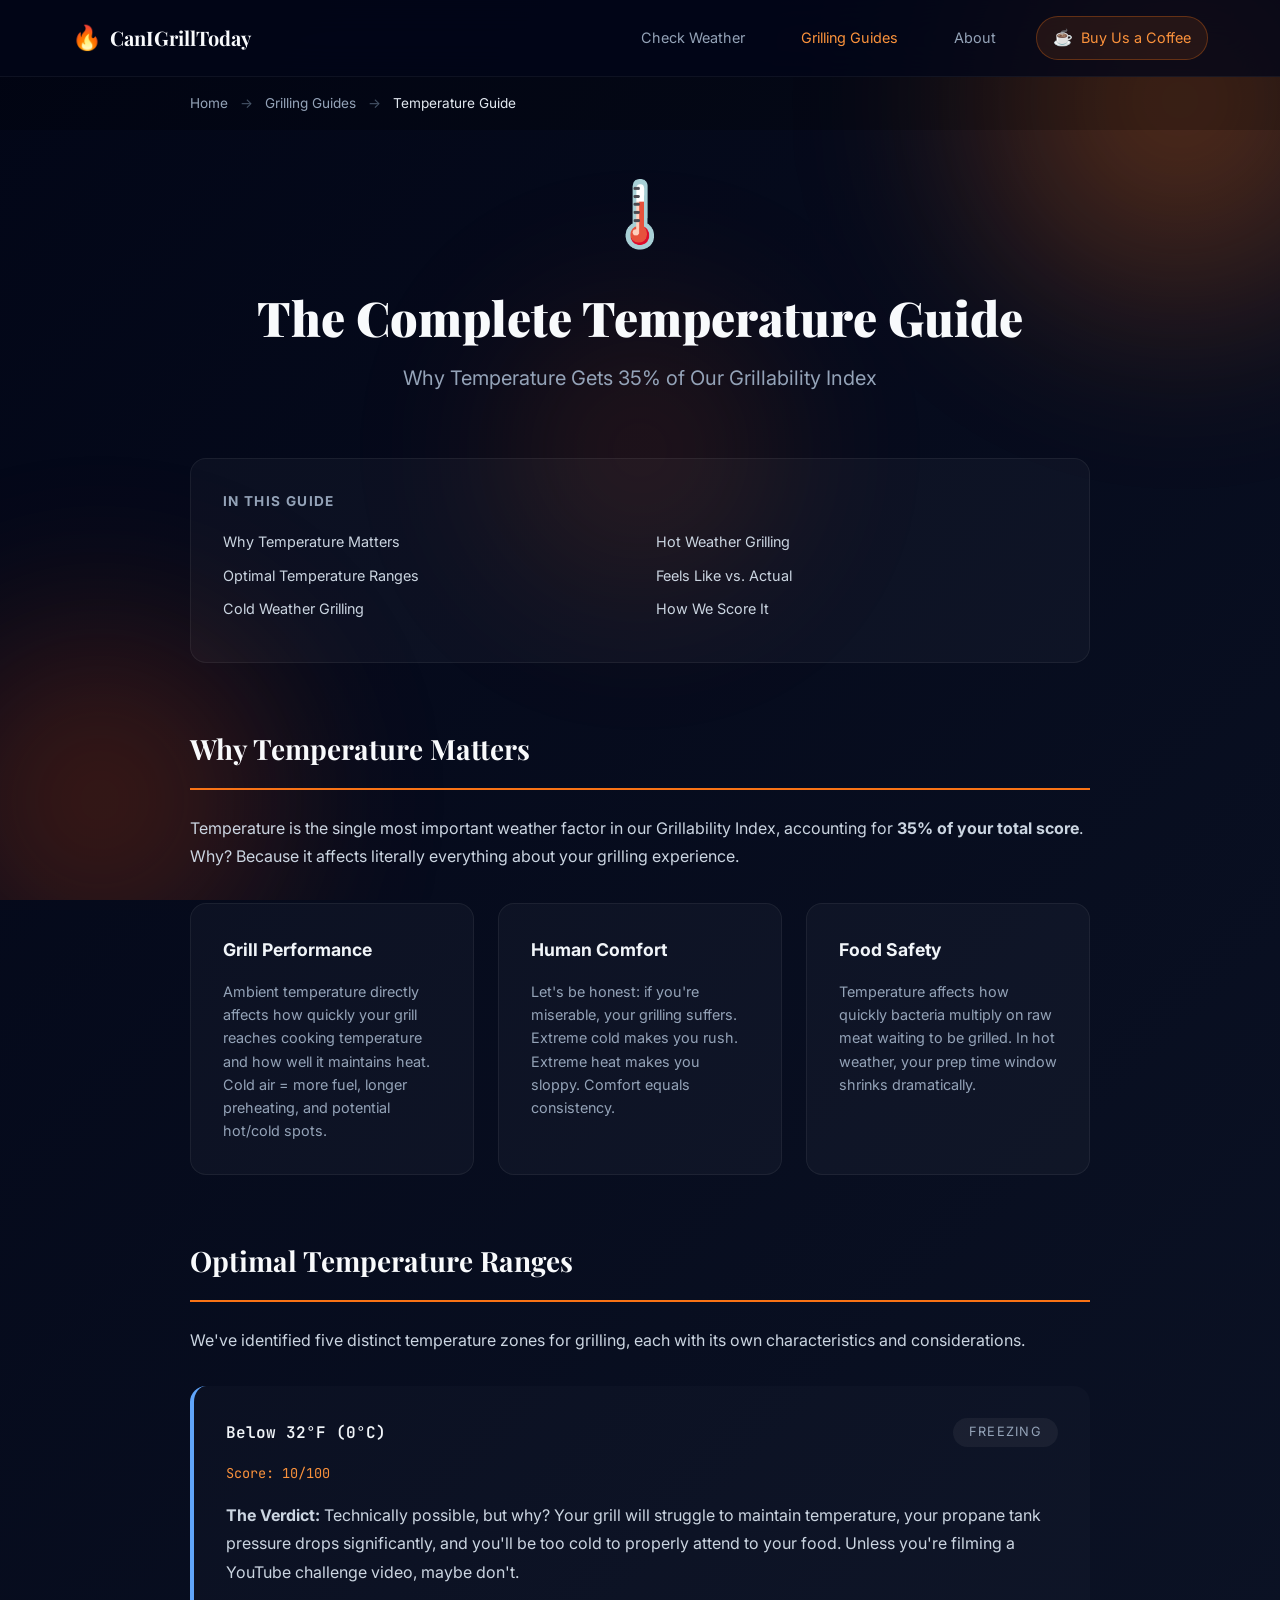
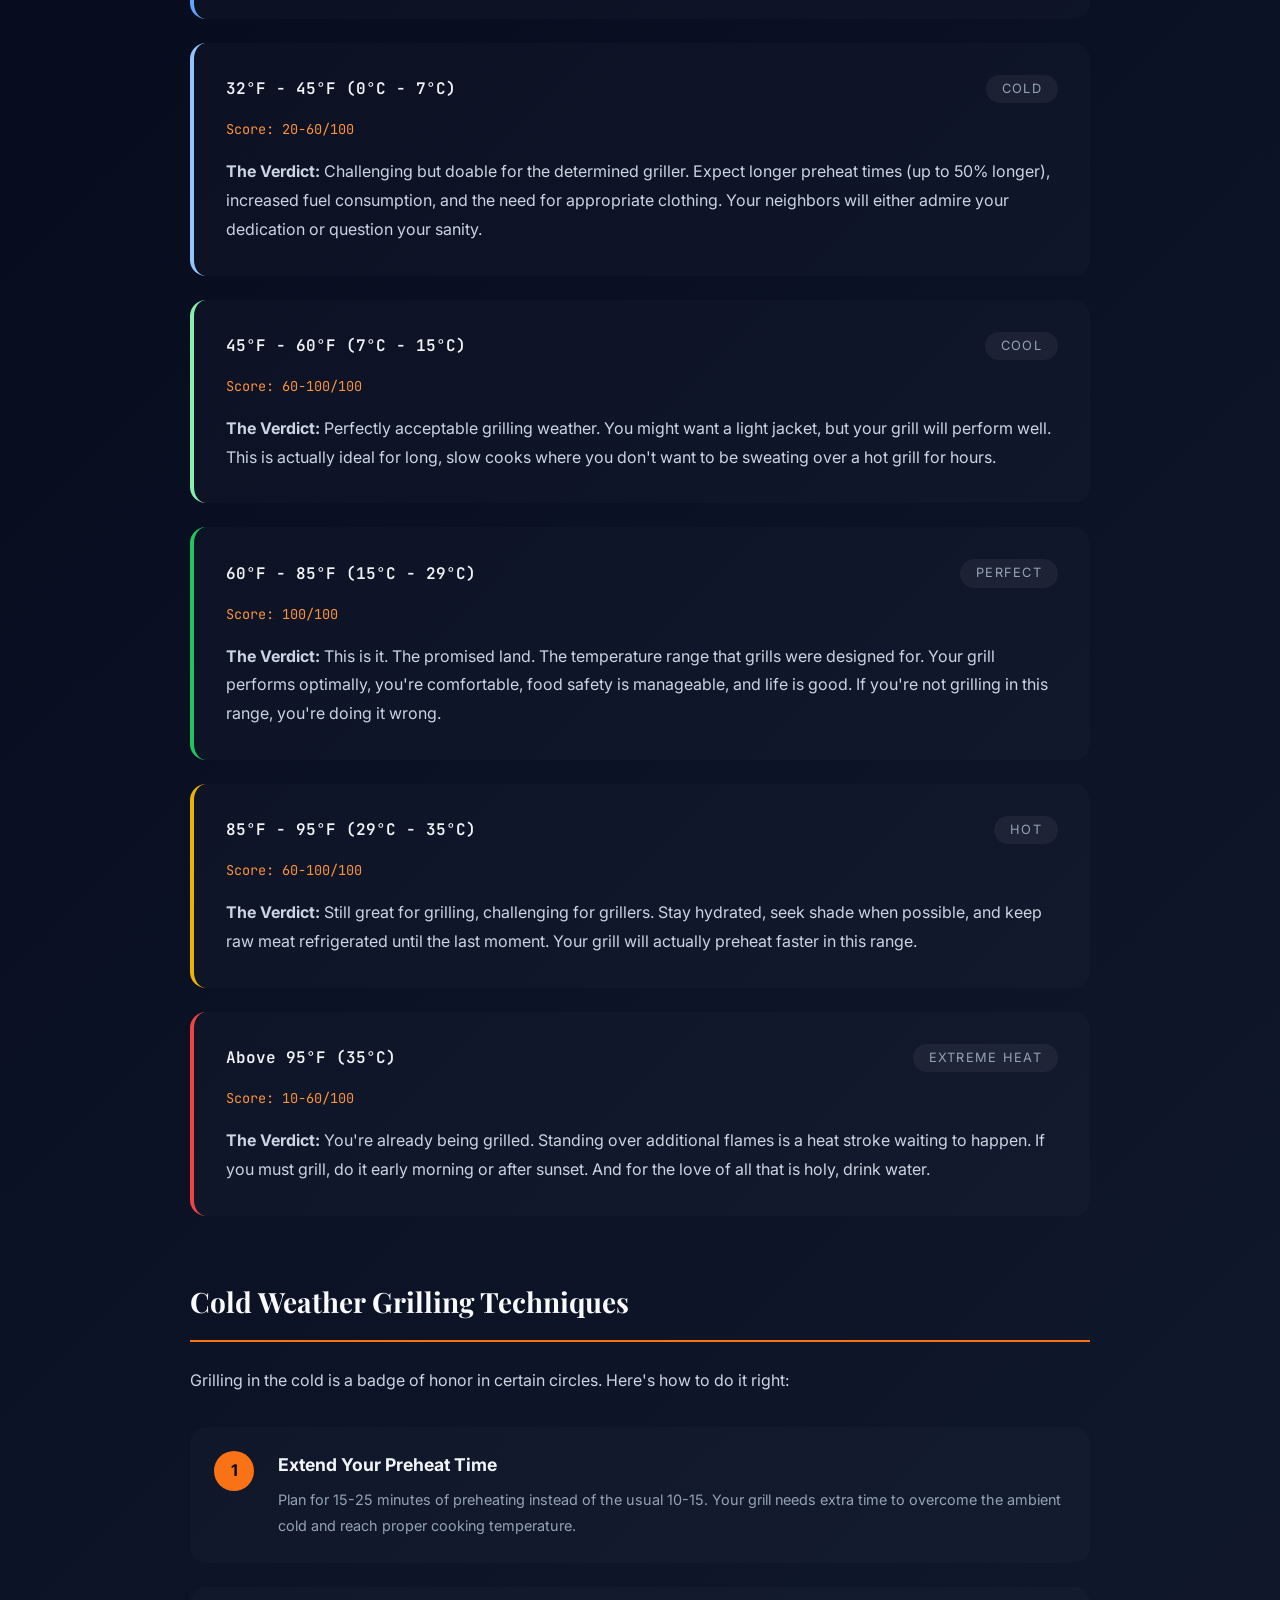
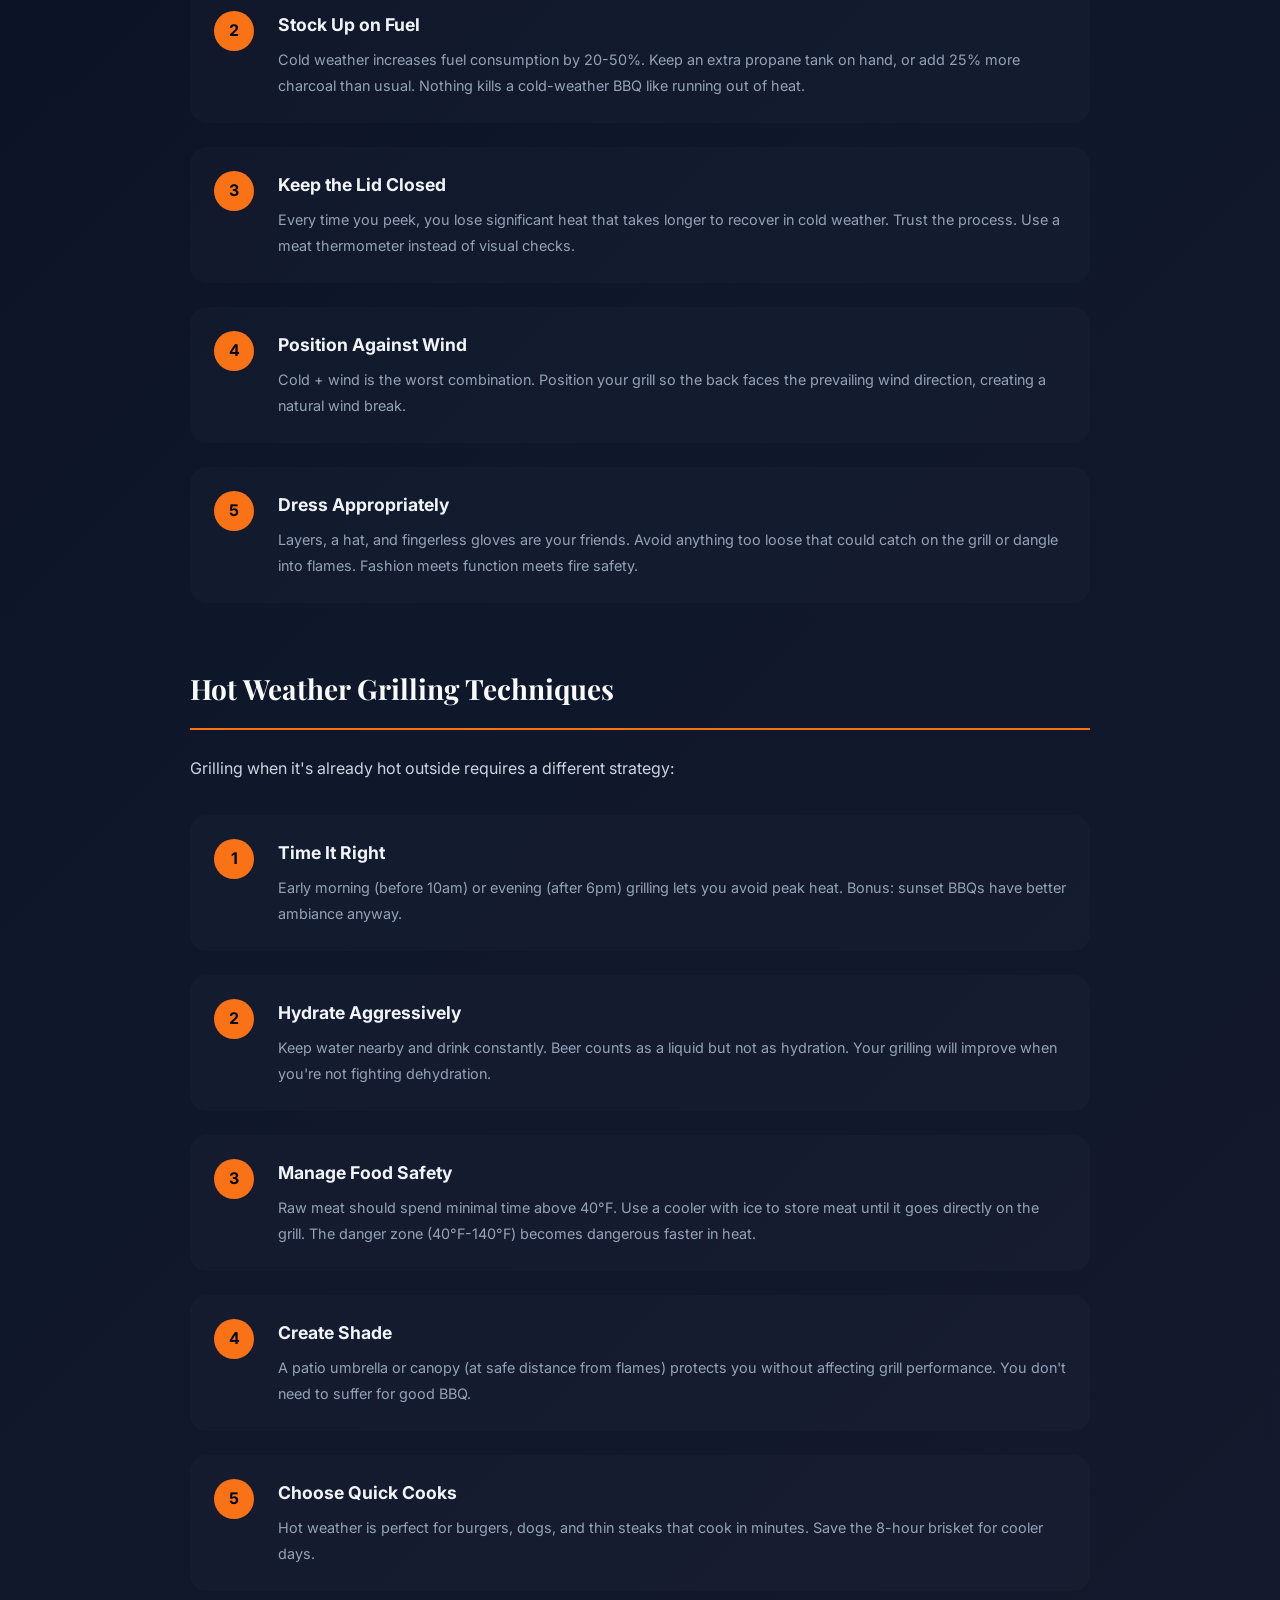
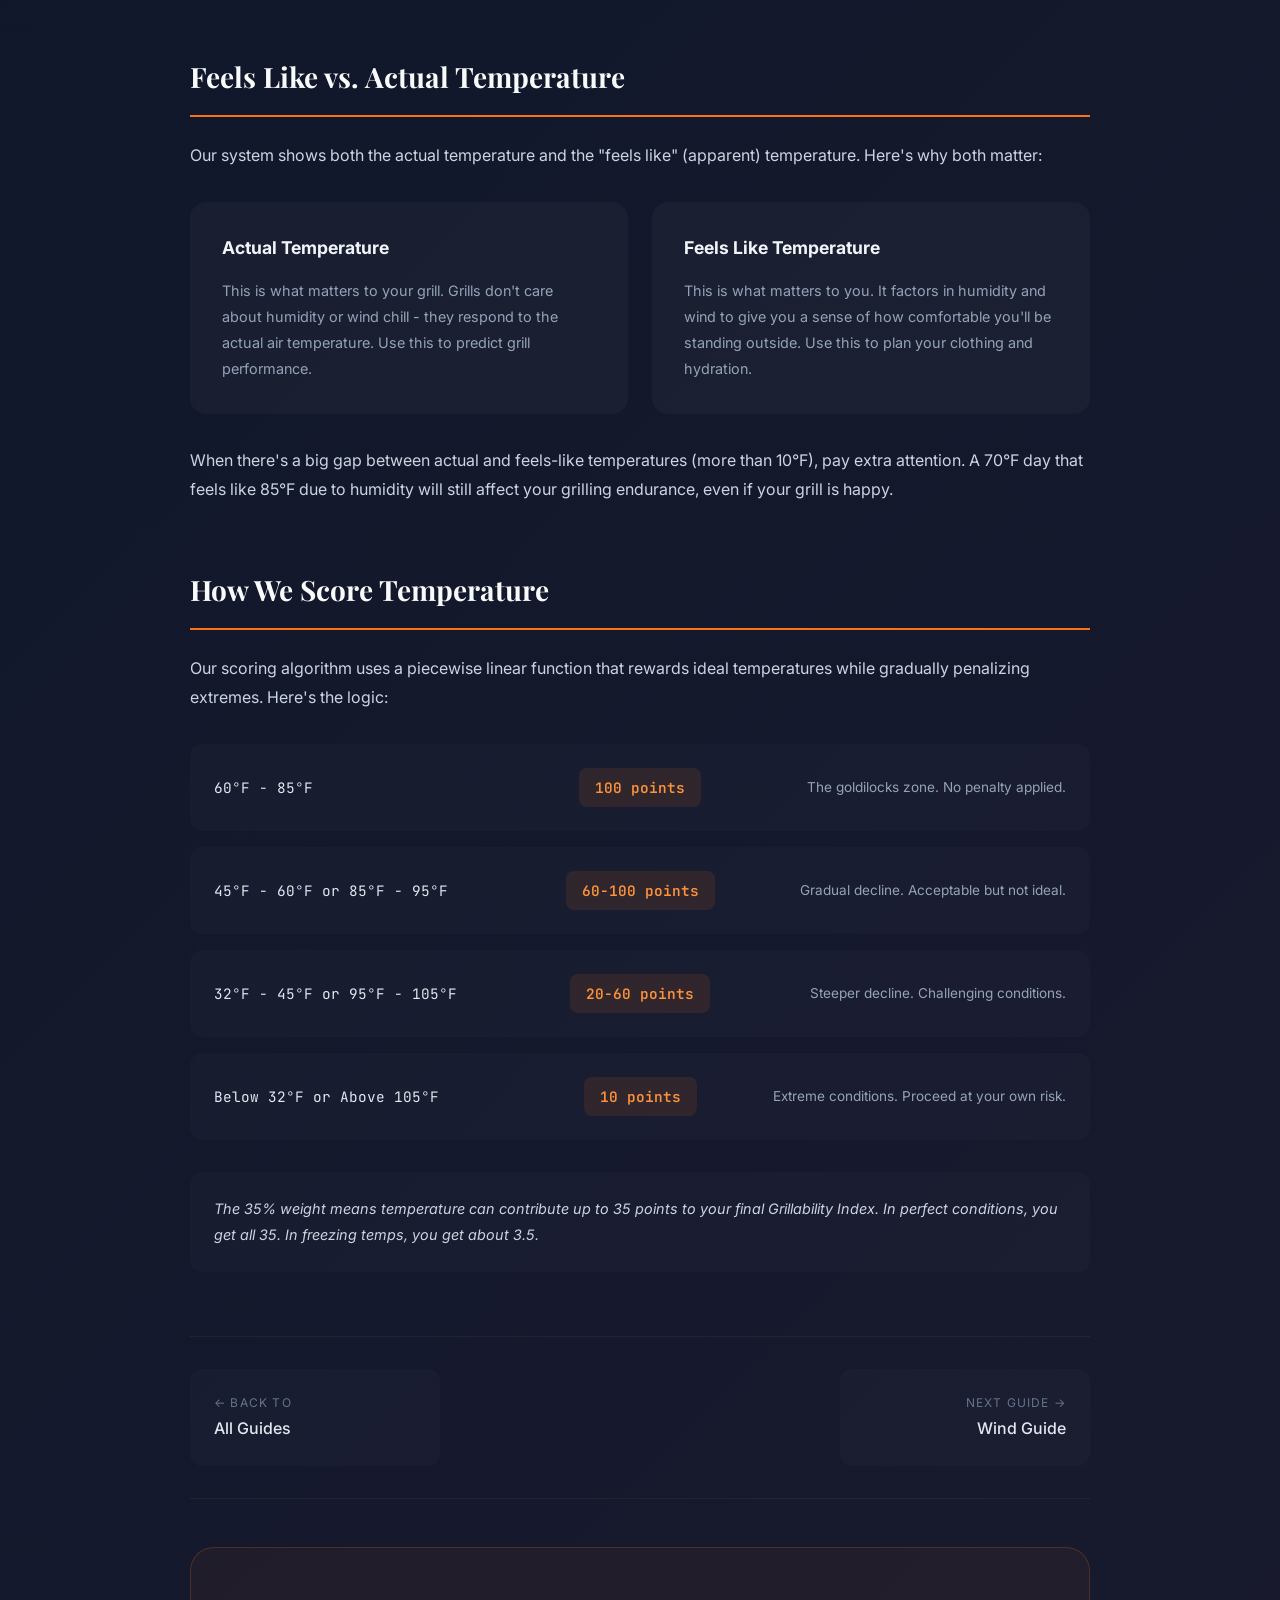
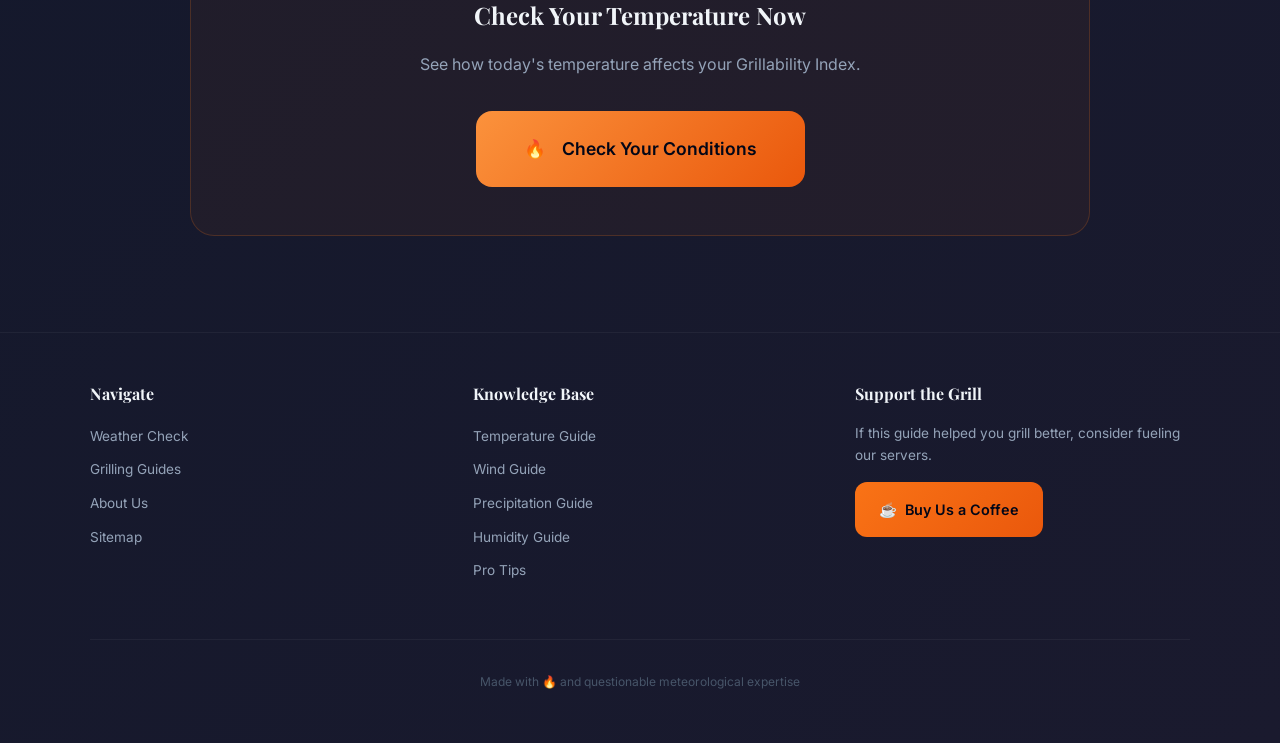
<file: knowledge/temperature.html>
<!DOCTYPE html>
<html lang="en">
<head>
    <meta charset="UTF-8">
    <meta name="viewport" content="width=device-width, initial-scale=1.0">
    <title>Temperature & Grilling Guide | Can I Grill Today?</title>
    <meta name="description" content="The complete guide to understanding how temperature affects your grilling. Learn optimal ranges, cold weather techniques, and heat management strategies.">
    <link rel="canonical" href="https://canigrilltoday.com/knowledge/temperature.html">
    <link rel="preconnect" href="https://fonts.googleapis.com">
    <link rel="preconnect" href="https://fonts.gstatic.com" crossorigin>
    <link href="https://fonts.googleapis.com/css2?family=Playfair+Display:wght@400;600;700;900&family=Inter:wght@300;400;500;600;700&family=JetBrains+Mono:wght@400;500&display=swap" rel="stylesheet">
    <link rel="stylesheet" href="../styles.css">
    <link rel="icon" href="data:image/svg+xml,<svg xmlns='http://www.w3.org/2000/svg' viewBox='0 0 100 100'><text y='.9em' font-size='90'>🔥</text></svg>">
</head>
<body>
    <div class="app-container">
        <!-- Animated Background -->
        <div class="background-effects">
            <div class="gradient-orb orb-1"></div>
            <div class="gradient-orb orb-2"></div>
            <div class="gradient-orb orb-3"></div>
        </div>

        <!-- Navigation -->
        <nav class="main-nav">
            <div class="nav-container">
                <a href="/" class="nav-logo">
                    <span class="nav-logo-icon">🔥</span>
                    <span class="nav-logo-text">CanIGrillToday</span>
                </a>
                <button class="nav-toggle" id="navToggle" aria-label="Toggle navigation">
                    <span></span>
                    <span></span>
                    <span></span>
                </button>
                <div class="nav-menu" id="navMenu">
                    <a href="/" class="nav-link">Check Weather</a>
                    <a href="/knowledge/" class="nav-link active">Grilling Guides</a>
                    <a href="/about.html" class="nav-link">About</a>
                    <a href="https://buymeacoffee.com/canigrilltoday" class="nav-link nav-coffee" target="_blank" rel="noopener">
                        <span class="coffee-icon">☕</span>
                        <span>Buy Us a Coffee</span>
                    </a>
                </div>
            </div>
        </nav>

        <!-- Breadcrumb -->
        <div class="breadcrumb">
            <div class="breadcrumb-container">
                <a href="/">Home</a>
                <span class="breadcrumb-separator">→</span>
                <a href="/knowledge/">Grilling Guides</a>
                <span class="breadcrumb-separator">→</span>
                <span class="breadcrumb-current">Temperature Guide</span>
            </div>
        </div>

        <!-- Main Content -->
        <main class="main-content page-content">
            <article class="content-article">
                <header class="article-header">
                    <div class="article-icon">🌡️</div>
                    <h1 class="article-title">The Complete Temperature Guide</h1>
                    <p class="article-subtitle">Why Temperature Gets 35% of Our Grillability Index</p>
                </header>

                <div class="article-toc">
                    <h4>In This Guide</h4>
                    <ul>
                        <li><a href="#why-matters">Why Temperature Matters</a></li>
                        <li><a href="#optimal-ranges">Optimal Temperature Ranges</a></li>
                        <li><a href="#cold-weather">Cold Weather Grilling</a></li>
                        <li><a href="#hot-weather">Hot Weather Grilling</a></li>
                        <li><a href="#feels-like">Feels Like vs. Actual</a></li>
                        <li><a href="#scoring">How We Score It</a></li>
                    </ul>
                </div>

                <section class="article-section" id="why-matters">
                    <h2>Why Temperature Matters</h2>
                    <p>
                        Temperature is the single most important weather factor in our Grillability Index, accounting for
                        <strong>35% of your total score</strong>. Why? Because it affects literally everything about your grilling experience.
                    </p>

                    <div class="info-grid">
                        <div class="info-card">
                            <h3>Grill Performance</h3>
                            <p>
                                Ambient temperature directly affects how quickly your grill reaches cooking temperature and how well
                                it maintains heat. Cold air = more fuel, longer preheating, and potential hot/cold spots.
                            </p>
                        </div>
                        <div class="info-card">
                            <h3>Human Comfort</h3>
                            <p>
                                Let's be honest: if you're miserable, your grilling suffers. Extreme cold makes you rush.
                                Extreme heat makes you sloppy. Comfort equals consistency.
                            </p>
                        </div>
                        <div class="info-card">
                            <h3>Food Safety</h3>
                            <p>
                                Temperature affects how quickly bacteria multiply on raw meat waiting to be grilled. In hot weather,
                                your prep time window shrinks dramatically.
                            </p>
                        </div>
                    </div>
                </section>

                <section class="article-section" id="optimal-ranges">
                    <h2>Optimal Temperature Ranges</h2>
                    <p>
                        We've identified five distinct temperature zones for grilling, each with its own characteristics
                        and considerations.
                    </p>

                    <div class="temp-zones">
                        <div class="temp-zone zone-freezing">
                            <div class="zone-header">
                                <span class="zone-range">Below 32°F (0°C)</span>
                                <span class="zone-label">Freezing</span>
                            </div>
                            <div class="zone-score">Score: 10/100</div>
                            <p>
                                <strong>The Verdict:</strong> Technically possible, but why? Your grill will struggle to maintain temperature,
                                your propane tank pressure drops significantly, and you'll be too cold to properly attend to your food.
                                Unless you're filming a YouTube challenge video, maybe don't.
                            </p>
                        </div>

                        <div class="temp-zone zone-cold">
                            <div class="zone-header">
                                <span class="zone-range">32°F - 45°F (0°C - 7°C)</span>
                                <span class="zone-label">Cold</span>
                            </div>
                            <div class="zone-score">Score: 20-60/100</div>
                            <p>
                                <strong>The Verdict:</strong> Challenging but doable for the determined griller. Expect longer preheat times
                                (up to 50% longer), increased fuel consumption, and the need for appropriate clothing. Your neighbors
                                will either admire your dedication or question your sanity.
                            </p>
                        </div>

                        <div class="temp-zone zone-cool">
                            <div class="zone-header">
                                <span class="zone-range">45°F - 60°F (7°C - 15°C)</span>
                                <span class="zone-label">Cool</span>
                            </div>
                            <div class="zone-score">Score: 60-100/100</div>
                            <p>
                                <strong>The Verdict:</strong> Perfectly acceptable grilling weather. You might want a light jacket,
                                but your grill will perform well. This is actually ideal for long, slow cooks where you don't
                                want to be sweating over a hot grill for hours.
                            </p>
                        </div>

                        <div class="temp-zone zone-perfect">
                            <div class="zone-header">
                                <span class="zone-range">60°F - 85°F (15°C - 29°C)</span>
                                <span class="zone-label">Perfect</span>
                            </div>
                            <div class="zone-score">Score: 100/100</div>
                            <p>
                                <strong>The Verdict:</strong> This is it. The promised land. The temperature range that grills were
                                designed for. Your grill performs optimally, you're comfortable, food safety is manageable,
                                and life is good. If you're not grilling in this range, you're doing it wrong.
                            </p>
                        </div>

                        <div class="temp-zone zone-hot">
                            <div class="zone-header">
                                <span class="zone-range">85°F - 95°F (29°C - 35°C)</span>
                                <span class="zone-label">Hot</span>
                            </div>
                            <div class="zone-score">Score: 60-100/100</div>
                            <p>
                                <strong>The Verdict:</strong> Still great for grilling, challenging for grillers. Stay hydrated,
                                seek shade when possible, and keep raw meat refrigerated until the last moment. Your grill
                                will actually preheat faster in this range.
                            </p>
                        </div>

                        <div class="temp-zone zone-extreme">
                            <div class="zone-header">
                                <span class="zone-range">Above 95°F (35°C)</span>
                                <span class="zone-label">Extreme Heat</span>
                            </div>
                            <div class="zone-score">Score: 10-60/100</div>
                            <p>
                                <strong>The Verdict:</strong> You're already being grilled. Standing over additional flames is
                                a heat stroke waiting to happen. If you must grill, do it early morning or after sunset.
                                And for the love of all that is holy, drink water.
                            </p>
                        </div>
                    </div>
                </section>

                <section class="article-section" id="cold-weather">
                    <h2>Cold Weather Grilling Techniques</h2>
                    <p>
                        Grilling in the cold is a badge of honor in certain circles. Here's how to do it right:
                    </p>

                    <div class="tips-list">
                        <div class="tip-item">
                            <div class="tip-number">1</div>
                            <div class="tip-content">
                                <h3>Extend Your Preheat Time</h3>
                                <p>
                                    Plan for 15-25 minutes of preheating instead of the usual 10-15. Your grill needs extra time
                                    to overcome the ambient cold and reach proper cooking temperature.
                                </p>
                            </div>
                        </div>

                        <div class="tip-item">
                            <div class="tip-number">2</div>
                            <div class="tip-content">
                                <h3>Stock Up on Fuel</h3>
                                <p>
                                    Cold weather increases fuel consumption by 20-50%. Keep an extra propane tank on hand,
                                    or add 25% more charcoal than usual. Nothing kills a cold-weather BBQ like running out of heat.
                                </p>
                            </div>
                        </div>

                        <div class="tip-item">
                            <div class="tip-number">3</div>
                            <div class="tip-content">
                                <h3>Keep the Lid Closed</h3>
                                <p>
                                    Every time you peek, you lose significant heat that takes longer to recover in cold weather.
                                    Trust the process. Use a meat thermometer instead of visual checks.
                                </p>
                            </div>
                        </div>

                        <div class="tip-item">
                            <div class="tip-number">4</div>
                            <div class="tip-content">
                                <h3>Position Against Wind</h3>
                                <p>
                                    Cold + wind is the worst combination. Position your grill so the back faces the prevailing
                                    wind direction, creating a natural wind break.
                                </p>
                            </div>
                        </div>

                        <div class="tip-item">
                            <div class="tip-number">5</div>
                            <div class="tip-content">
                                <h3>Dress Appropriately</h3>
                                <p>
                                    Layers, a hat, and fingerless gloves are your friends. Avoid anything too loose that could
                                    catch on the grill or dangle into flames. Fashion meets function meets fire safety.
                                </p>
                            </div>
                        </div>
                    </div>
                </section>

                <section class="article-section" id="hot-weather">
                    <h2>Hot Weather Grilling Techniques</h2>
                    <p>
                        Grilling when it's already hot outside requires a different strategy:
                    </p>

                    <div class="tips-list">
                        <div class="tip-item">
                            <div class="tip-number">1</div>
                            <div class="tip-content">
                                <h3>Time It Right</h3>
                                <p>
                                    Early morning (before 10am) or evening (after 6pm) grilling lets you avoid peak heat.
                                    Bonus: sunset BBQs have better ambiance anyway.
                                </p>
                            </div>
                        </div>

                        <div class="tip-item">
                            <div class="tip-number">2</div>
                            <div class="tip-content">
                                <h3>Hydrate Aggressively</h3>
                                <p>
                                    Keep water nearby and drink constantly. Beer counts as a liquid but not as hydration.
                                    Your grilling will improve when you're not fighting dehydration.
                                </p>
                            </div>
                        </div>

                        <div class="tip-item">
                            <div class="tip-number">3</div>
                            <div class="tip-content">
                                <h3>Manage Food Safety</h3>
                                <p>
                                    Raw meat should spend minimal time above 40°F. Use a cooler with ice to store meat until
                                    it goes directly on the grill. The danger zone (40°F-140°F) becomes dangerous faster in heat.
                                </p>
                            </div>
                        </div>

                        <div class="tip-item">
                            <div class="tip-number">4</div>
                            <div class="tip-content">
                                <h3>Create Shade</h3>
                                <p>
                                    A patio umbrella or canopy (at safe distance from flames) protects you without affecting
                                    grill performance. You don't need to suffer for good BBQ.
                                </p>
                            </div>
                        </div>

                        <div class="tip-item">
                            <div class="tip-number">5</div>
                            <div class="tip-content">
                                <h3>Choose Quick Cooks</h3>
                                <p>
                                    Hot weather is perfect for burgers, dogs, and thin steaks that cook in minutes.
                                    Save the 8-hour brisket for cooler days.
                                </p>
                            </div>
                        </div>
                    </div>
                </section>

                <section class="article-section" id="feels-like">
                    <h2>Feels Like vs. Actual Temperature</h2>
                    <p>
                        Our system shows both the actual temperature and the "feels like" (apparent) temperature.
                        Here's why both matter:
                    </p>

                    <div class="comparison-box">
                        <div class="comparison-item">
                            <h3>Actual Temperature</h3>
                            <p>
                                This is what matters to your grill. Grills don't care about humidity or wind chill -
                                they respond to the actual air temperature. Use this to predict grill performance.
                            </p>
                        </div>
                        <div class="comparison-item">
                            <h3>Feels Like Temperature</h3>
                            <p>
                                This is what matters to you. It factors in humidity and wind to give you a sense of
                                how comfortable you'll be standing outside. Use this to plan your clothing and hydration.
                            </p>
                        </div>
                    </div>

                    <p>
                        When there's a big gap between actual and feels-like temperatures (more than 10°F), pay extra attention.
                        A 70°F day that feels like 85°F due to humidity will still affect your grilling endurance, even if
                        your grill is happy.
                    </p>
                </section>

                <section class="article-section" id="scoring">
                    <h2>How We Score Temperature</h2>
                    <p>
                        Our scoring algorithm uses a piecewise linear function that rewards ideal temperatures
                        while gradually penalizing extremes. Here's the logic:
                    </p>

                    <div class="scoring-breakdown">
                        <div class="score-rule">
                            <div class="rule-range">60°F - 85°F</div>
                            <div class="rule-score">100 points</div>
                            <div class="rule-description">The goldilocks zone. No penalty applied.</div>
                        </div>
                        <div class="score-rule">
                            <div class="rule-range">45°F - 60°F or 85°F - 95°F</div>
                            <div class="rule-score">60-100 points</div>
                            <div class="rule-description">Gradual decline. Acceptable but not ideal.</div>
                        </div>
                        <div class="score-rule">
                            <div class="rule-range">32°F - 45°F or 95°F - 105°F</div>
                            <div class="rule-score">20-60 points</div>
                            <div class="rule-description">Steeper decline. Challenging conditions.</div>
                        </div>
                        <div class="score-rule">
                            <div class="rule-range">Below 32°F or Above 105°F</div>
                            <div class="rule-score">10 points</div>
                            <div class="rule-description">Extreme conditions. Proceed at your own risk.</div>
                        </div>
                    </div>

                    <p class="scoring-note">
                        The 35% weight means temperature can contribute up to 35 points to your final Grillability Index.
                        In perfect conditions, you get all 35. In freezing temps, you get about 3.5.
                    </p>
                </section>

                <!-- Navigation -->
                <nav class="article-nav">
                    <a href="/knowledge/" class="nav-prev">
                        <span class="nav-direction">← Back to</span>
                        <span class="nav-title">All Guides</span>
                    </a>
                    <a href="/knowledge/wind.html" class="nav-next">
                        <span class="nav-direction">Next Guide →</span>
                        <span class="nav-title">Wind Guide</span>
                    </a>
                </nav>

                <!-- CTA -->
                <section class="article-section">
                    <div class="knowledge-cta">
                        <h2>Check Your Temperature Now</h2>
                        <p>See how today's temperature affects your Grillability Index.</p>
                        <a href="/" class="primary-cta">
                            <span>🔥</span> Check Your Conditions
                        </a>
                    </div>
                </section>
            </article>
        </main>

        <!-- Footer -->
        <footer class="footer">
            <div class="footer-content">
                <div class="footer-grid">
                    <div class="footer-section">
                        <h4>Navigate</h4>
                        <ul class="footer-links">
                            <li><a href="/">Weather Check</a></li>
                            <li><a href="/knowledge/">Grilling Guides</a></li>
                            <li><a href="/about.html">About Us</a></li>
                            <li><a href="/sitemap.xml">Sitemap</a></li>
                        </ul>
                    </div>
                    <div class="footer-section">
                        <h4>Knowledge Base</h4>
                        <ul class="footer-links">
                            <li><a href="/knowledge/temperature.html">Temperature Guide</a></li>
                            <li><a href="/knowledge/wind.html">Wind Guide</a></li>
                            <li><a href="/knowledge/precipitation.html">Precipitation Guide</a></li>
                            <li><a href="/knowledge/humidity.html">Humidity Guide</a></li>
                            <li><a href="/knowledge/tips.html">Pro Tips</a></li>
                        </ul>
                    </div>
                    <div class="footer-section">
                        <h4>Support the Grill</h4>
                        <p class="footer-support-text">
                            If this guide helped you grill better, consider fueling our servers.
                        </p>
                        <a href="https://buymeacoffee.com/canigrilltoday" class="footer-coffee-btn" target="_blank" rel="noopener">
                            <span>☕</span> Buy Us a Coffee
                        </a>
                    </div>
                </div>
                <div class="footer-bottom">
                    <div class="footer-credits">
                        <p>Made with 🔥 and questionable meteorological expertise</p>
                    </div>
                </div>
            </div>
        </footer>
    </div>

    <script>
        document.getElementById('navToggle').addEventListener('click', function() {
            document.getElementById('navMenu').classList.toggle('active');
            this.classList.toggle('active');
        });
    </script>
</body>
</html>
</file>
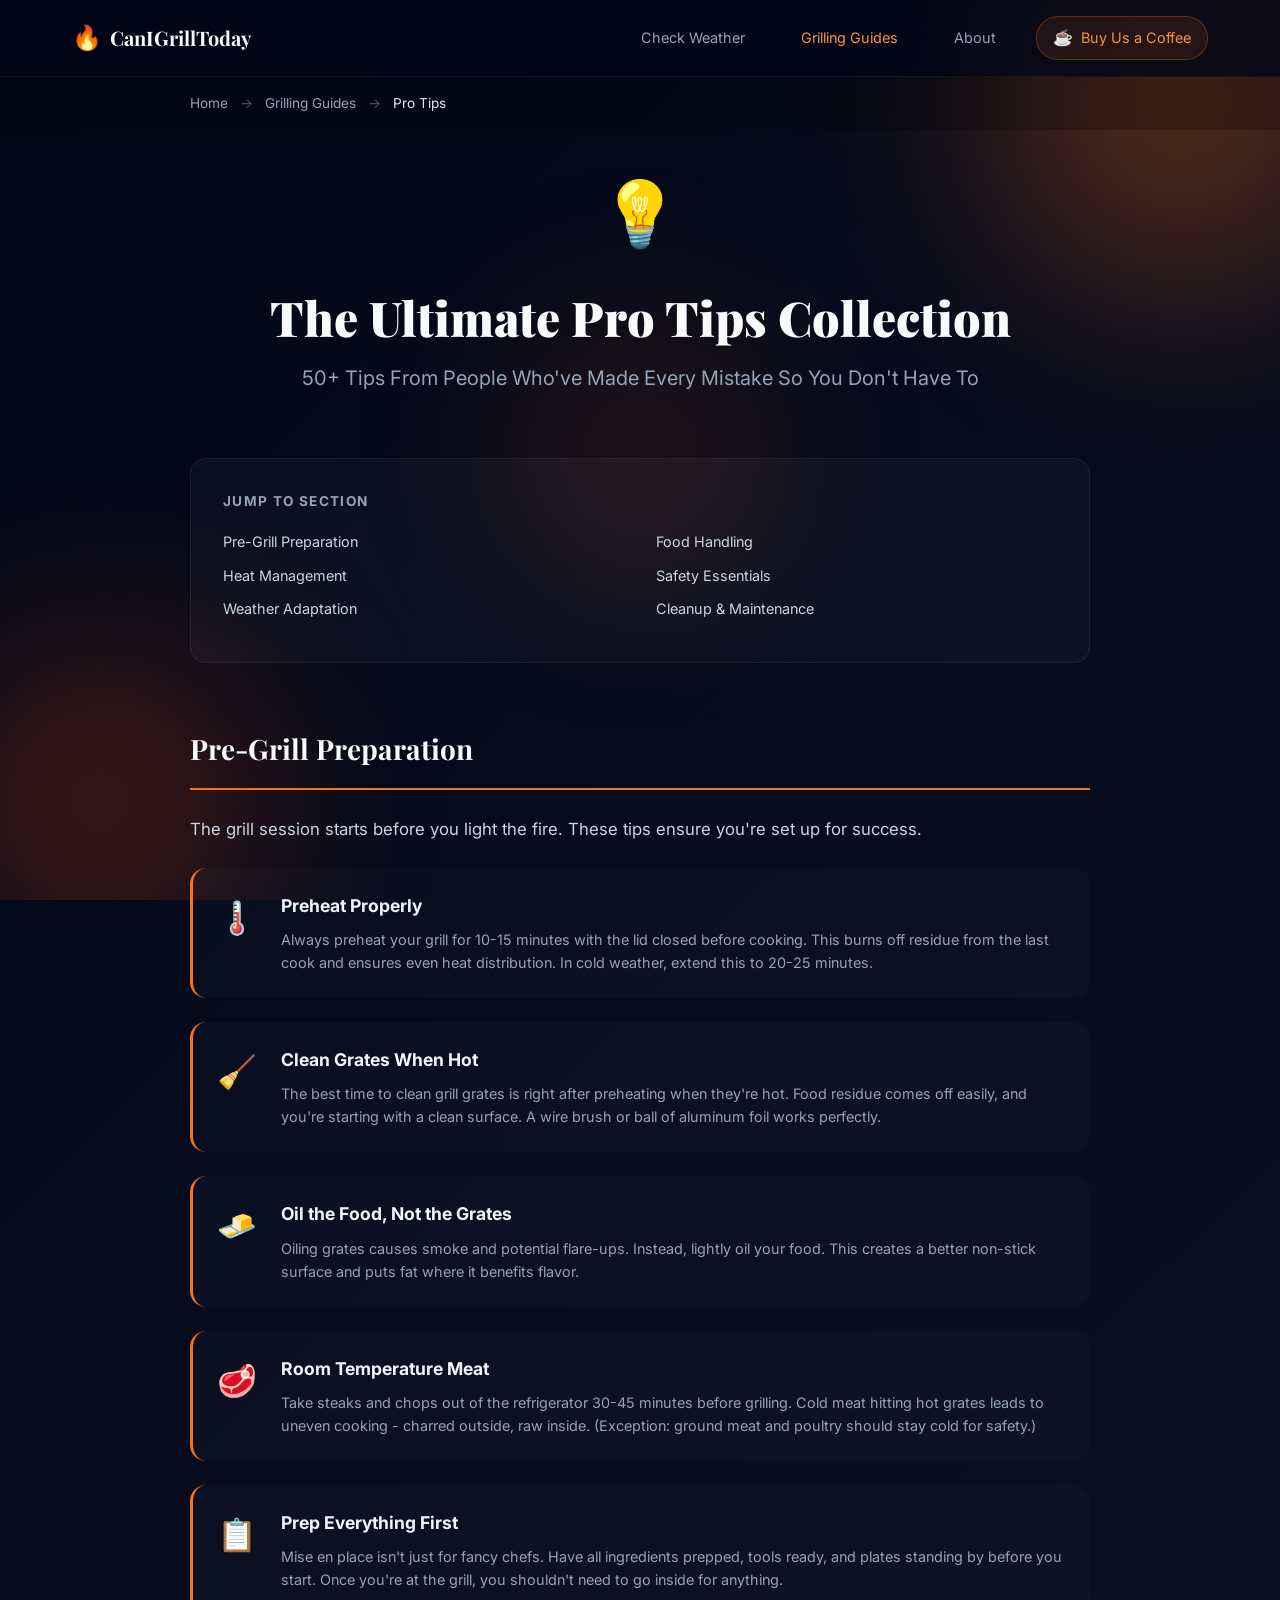
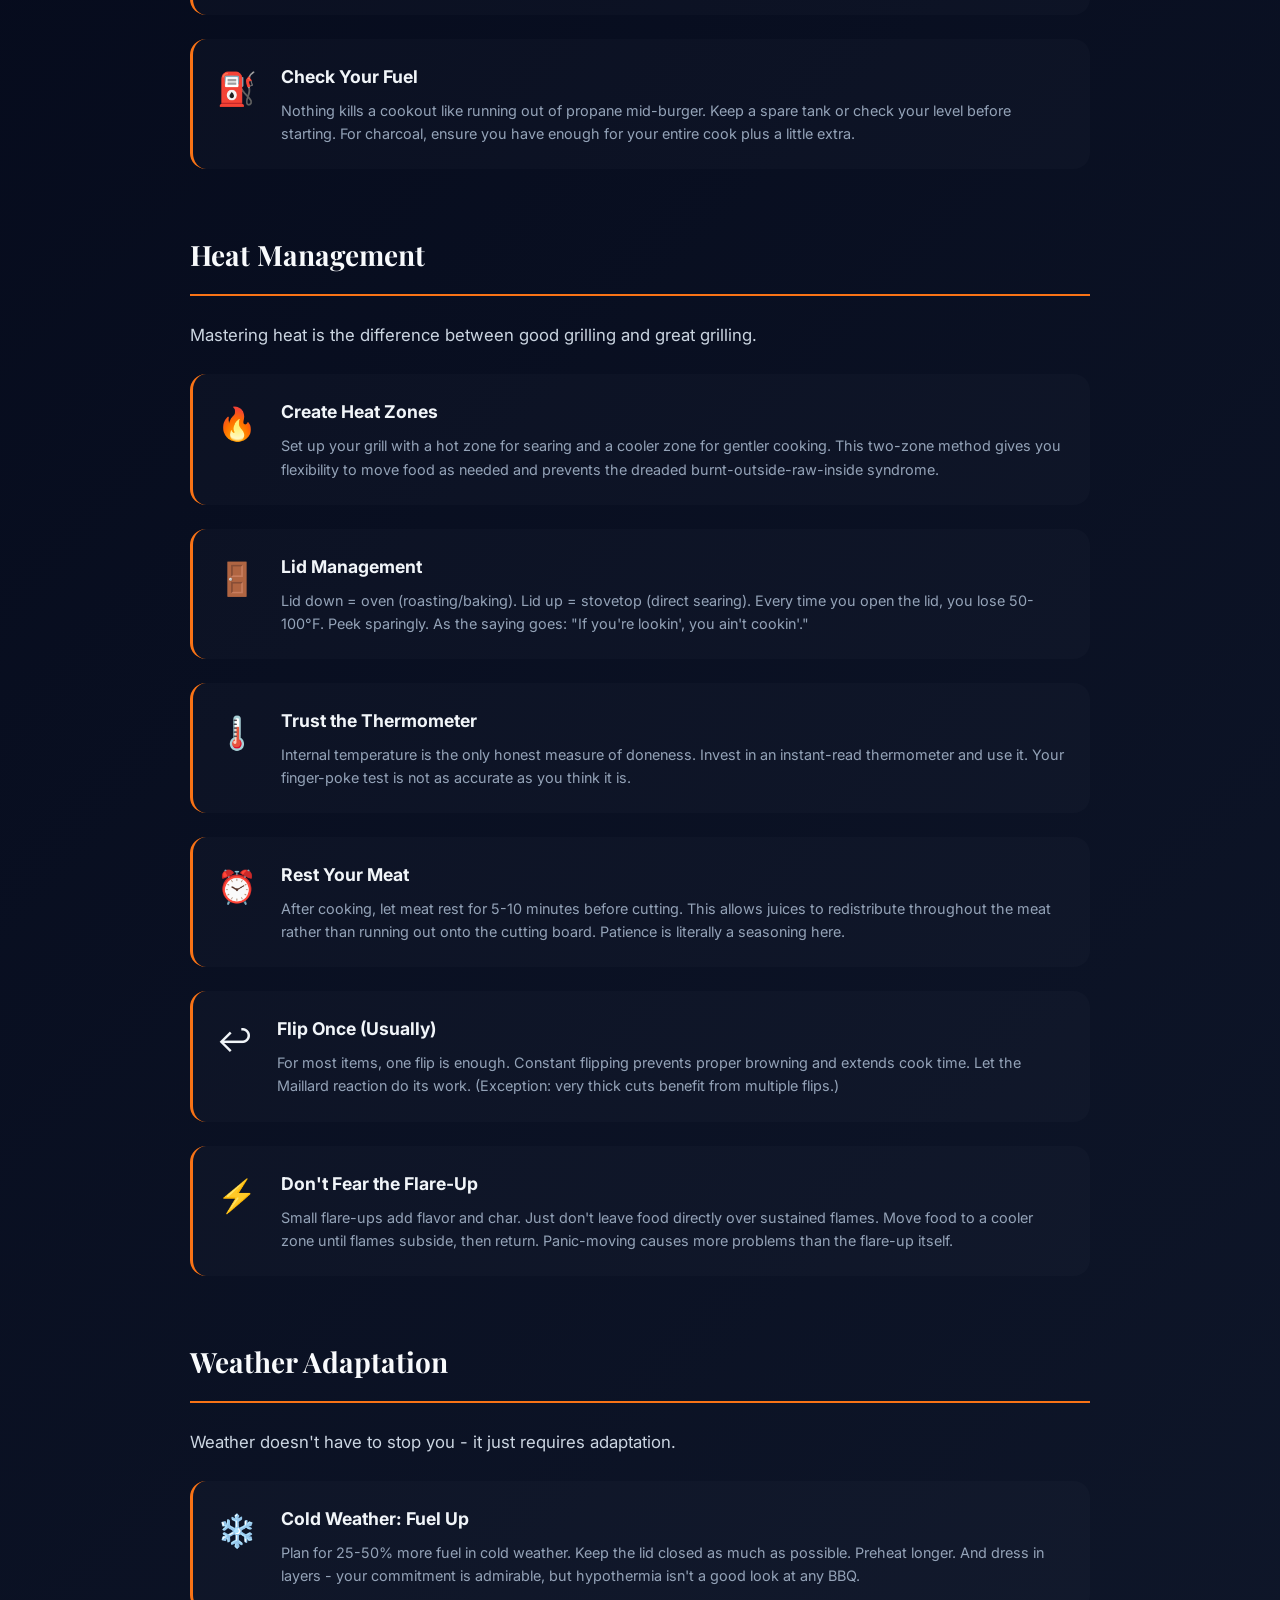
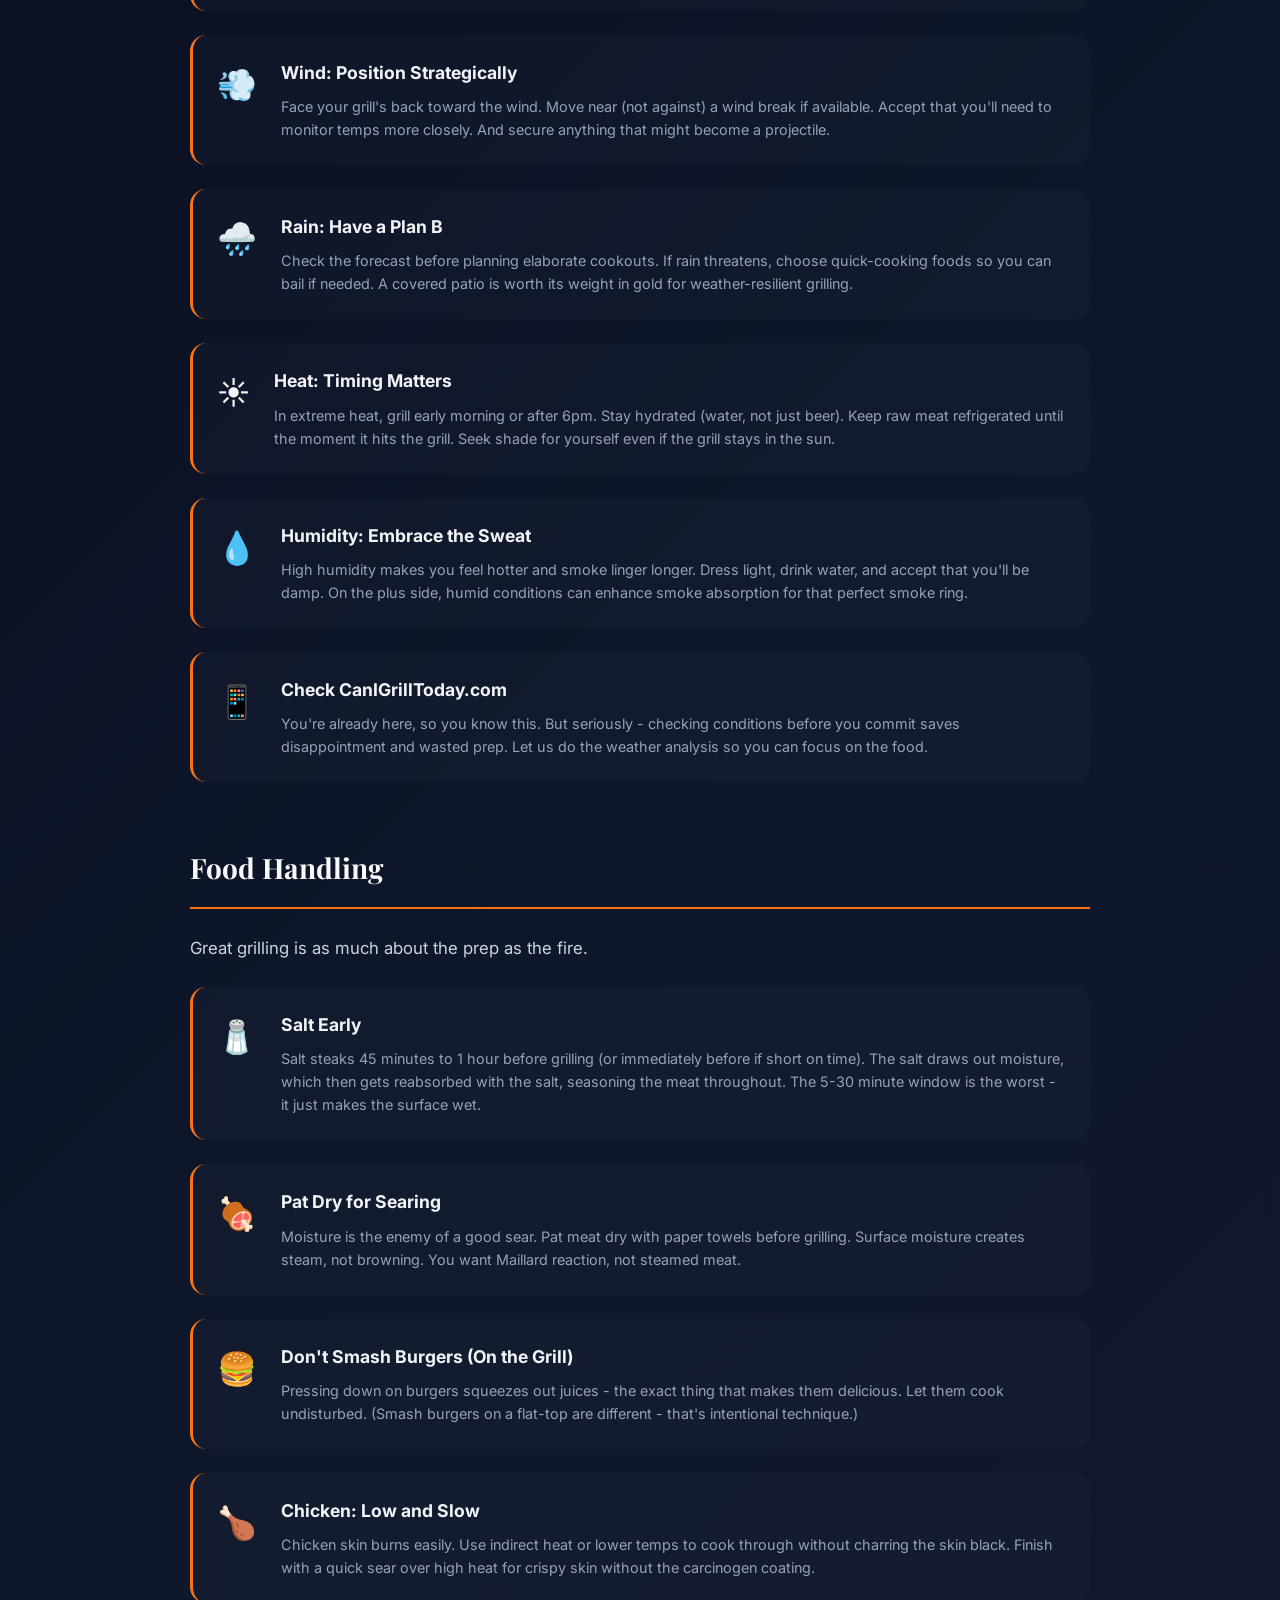
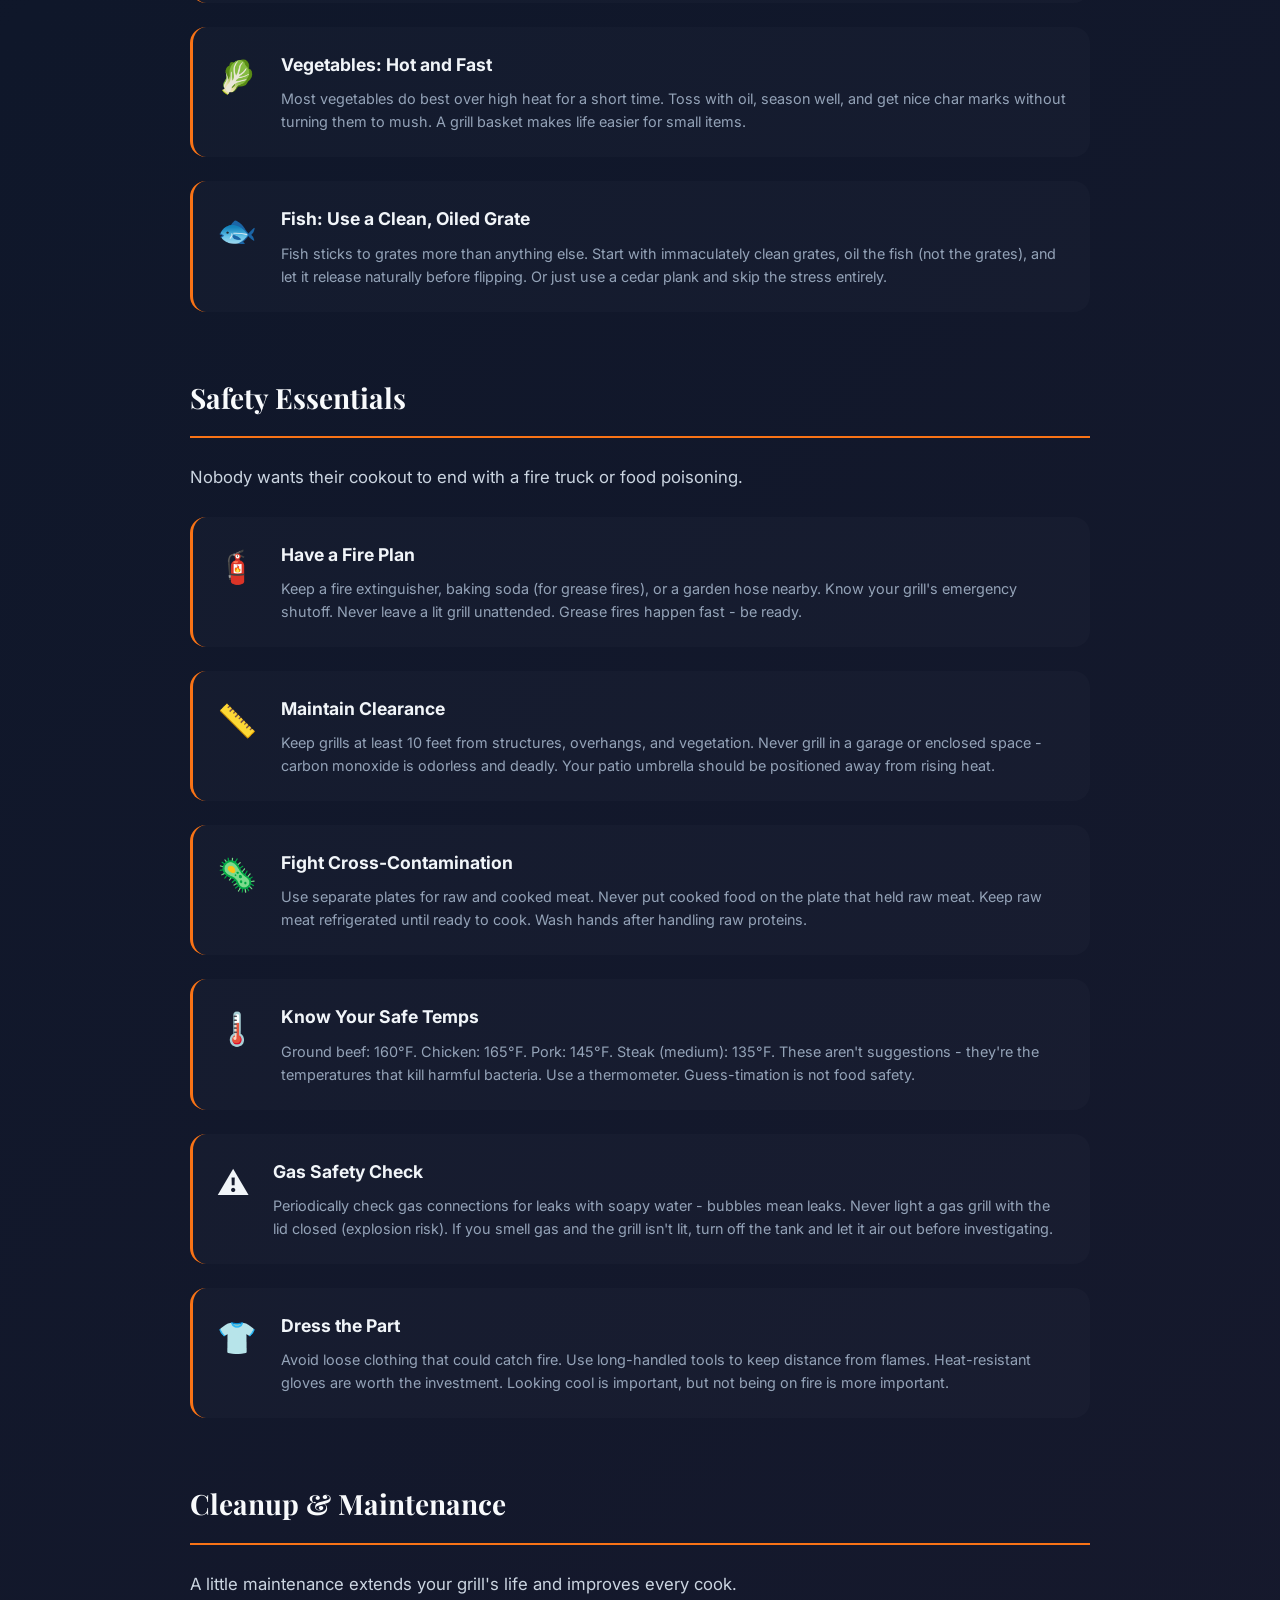
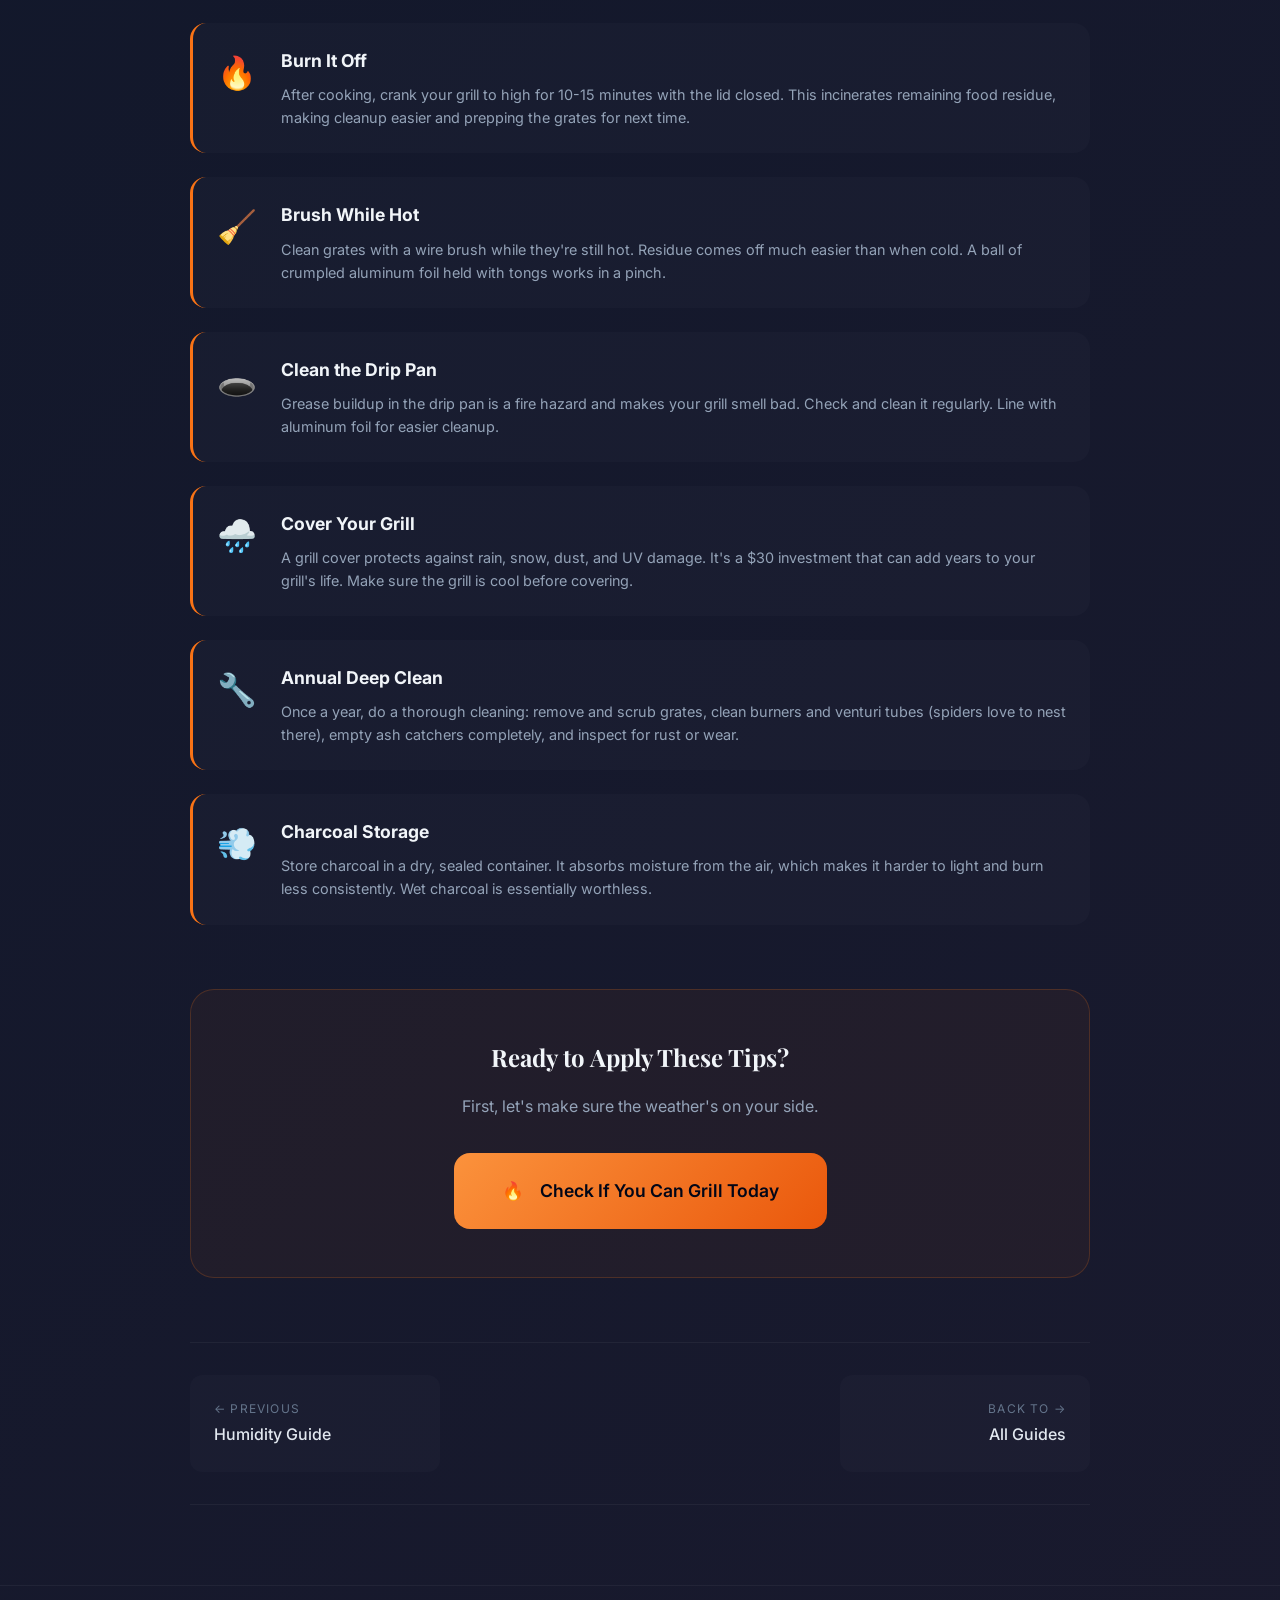
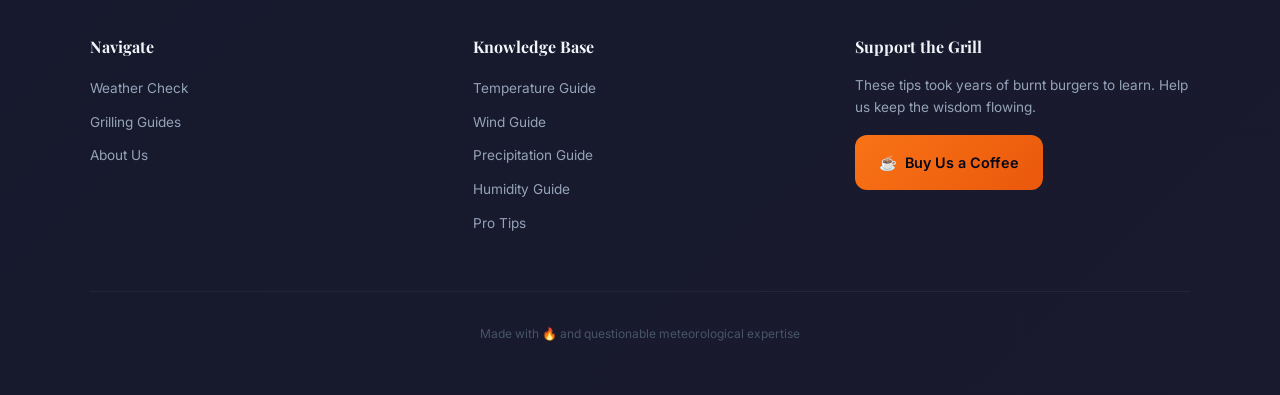
<file: knowledge/tips.html>
<!DOCTYPE html>
<html lang="en">
<head>
    <meta charset="UTF-8">
    <meta name="viewport" content="width=device-width, initial-scale=1.0">
    <title>Pro Grilling Tips | Can I Grill Today?</title>
    <meta name="description" content="Expert grilling tips for every situation. From preparation to cleanup, weather adaptations to safety essentials, master the art of outdoor cooking.">
    <link rel="canonical" href="https://canigrilltoday.com/knowledge/tips.html">
    <link rel="preconnect" href="https://fonts.googleapis.com">
    <link rel="preconnect" href="https://fonts.gstatic.com" crossorigin>
    <link href="https://fonts.googleapis.com/css2?family=Playfair+Display:wght@400;600;700;900&family=Inter:wght@300;400;500;600;700&family=JetBrains+Mono:wght@400;500&display=swap" rel="stylesheet">
    <link rel="stylesheet" href="../styles.css">
    <link rel="icon" href="data:image/svg+xml,<svg xmlns='http://www.w3.org/2000/svg' viewBox='0 0 100 100'><text y='.9em' font-size='90'>🔥</text></svg>">
</head>
<body>
    <div class="app-container">
        <!-- Animated Background -->
        <div class="background-effects">
            <div class="gradient-orb orb-1"></div>
            <div class="gradient-orb orb-2"></div>
            <div class="gradient-orb orb-3"></div>
        </div>

        <!-- Navigation -->
        <nav class="main-nav">
            <div class="nav-container">
                <a href="/" class="nav-logo">
                    <span class="nav-logo-icon">🔥</span>
                    <span class="nav-logo-text">CanIGrillToday</span>
                </a>
                <button class="nav-toggle" id="navToggle" aria-label="Toggle navigation">
                    <span></span>
                    <span></span>
                    <span></span>
                </button>
                <div class="nav-menu" id="navMenu">
                    <a href="/" class="nav-link">Check Weather</a>
                    <a href="/knowledge/" class="nav-link active">Grilling Guides</a>
                    <a href="/about.html" class="nav-link">About</a>
                    <a href="https://buymeacoffee.com/canigrilltoday" class="nav-link nav-coffee" target="_blank" rel="noopener">
                        <span class="coffee-icon">☕</span>
                        <span>Buy Us a Coffee</span>
                    </a>
                </div>
            </div>
        </nav>

        <!-- Breadcrumb -->
        <div class="breadcrumb">
            <div class="breadcrumb-container">
                <a href="/">Home</a>
                <span class="breadcrumb-separator">→</span>
                <a href="/knowledge/">Grilling Guides</a>
                <span class="breadcrumb-separator">→</span>
                <span class="breadcrumb-current">Pro Tips</span>
            </div>
        </div>

        <!-- Main Content -->
        <main class="main-content page-content">
            <article class="content-article">
                <header class="article-header">
                    <div class="article-icon">💡</div>
                    <h1 class="article-title">The Ultimate Pro Tips Collection</h1>
                    <p class="article-subtitle">50+ Tips From People Who've Made Every Mistake So You Don't Have To</p>
                </header>

                <div class="article-toc">
                    <h4>Jump To Section</h4>
                    <ul>
                        <li><a href="#preparation">Pre-Grill Preparation</a></li>
                        <li><a href="#heat">Heat Management</a></li>
                        <li><a href="#weather">Weather Adaptation</a></li>
                        <li><a href="#food">Food Handling</a></li>
                        <li><a href="#safety">Safety Essentials</a></li>
                        <li><a href="#cleanup">Cleanup & Maintenance</a></li>
                    </ul>
                </div>

                <section class="article-section" id="preparation">
                    <h2>Pre-Grill Preparation</h2>
                    <p class="section-intro">
                        The grill session starts before you light the fire. These tips ensure you're set up for success.
                    </p>

                    <div class="tips-collection">
                        <div class="pro-tip">
                            <div class="tip-icon">🌡️</div>
                            <div class="tip-body">
                                <h3>Preheat Properly</h3>
                                <p>
                                    Always preheat your grill for 10-15 minutes with the lid closed before cooking.
                                    This burns off residue from the last cook and ensures even heat distribution.
                                    In cold weather, extend this to 20-25 minutes.
                                </p>
                            </div>
                        </div>

                        <div class="pro-tip">
                            <div class="tip-icon">🧹</div>
                            <div class="tip-body">
                                <h3>Clean Grates When Hot</h3>
                                <p>
                                    The best time to clean grill grates is right after preheating when they're hot.
                                    Food residue comes off easily, and you're starting with a clean surface.
                                    A wire brush or ball of aluminum foil works perfectly.
                                </p>
                            </div>
                        </div>

                        <div class="pro-tip">
                            <div class="tip-icon">🧈</div>
                            <div class="tip-body">
                                <h3>Oil the Food, Not the Grates</h3>
                                <p>
                                    Oiling grates causes smoke and potential flare-ups. Instead, lightly oil your food.
                                    This creates a better non-stick surface and puts fat where it benefits flavor.
                                </p>
                            </div>
                        </div>

                        <div class="pro-tip">
                            <div class="tip-icon">🥩</div>
                            <div class="tip-body">
                                <h3>Room Temperature Meat</h3>
                                <p>
                                    Take steaks and chops out of the refrigerator 30-45 minutes before grilling.
                                    Cold meat hitting hot grates leads to uneven cooking - charred outside, raw inside.
                                    (Exception: ground meat and poultry should stay cold for safety.)
                                </p>
                            </div>
                        </div>

                        <div class="pro-tip">
                            <div class="tip-icon">📋</div>
                            <div class="tip-body">
                                <h3>Prep Everything First</h3>
                                <p>
                                    Mise en place isn't just for fancy chefs. Have all ingredients prepped, tools ready,
                                    and plates standing by before you start. Once you're at the grill, you shouldn't
                                    need to go inside for anything.
                                </p>
                            </div>
                        </div>

                        <div class="pro-tip">
                            <div class="tip-icon">⛽</div>
                            <div class="tip-body">
                                <h3>Check Your Fuel</h3>
                                <p>
                                    Nothing kills a cookout like running out of propane mid-burger. Keep a spare tank
                                    or check your level before starting. For charcoal, ensure you have enough for your
                                    entire cook plus a little extra.
                                </p>
                            </div>
                        </div>
                    </div>
                </section>

                <section class="article-section" id="heat">
                    <h2>Heat Management</h2>
                    <p class="section-intro">
                        Mastering heat is the difference between good grilling and great grilling.
                    </p>

                    <div class="tips-collection">
                        <div class="pro-tip">
                            <div class="tip-icon">🔥</div>
                            <div class="tip-body">
                                <h3>Create Heat Zones</h3>
                                <p>
                                    Set up your grill with a hot zone for searing and a cooler zone for gentler cooking.
                                    This two-zone method gives you flexibility to move food as needed and prevents
                                    the dreaded burnt-outside-raw-inside syndrome.
                                </p>
                            </div>
                        </div>

                        <div class="pro-tip">
                            <div class="tip-icon">🚪</div>
                            <div class="tip-body">
                                <h3>Lid Management</h3>
                                <p>
                                    Lid down = oven (roasting/baking). Lid up = stovetop (direct searing).
                                    Every time you open the lid, you lose 50-100°F. Peek sparingly.
                                    As the saying goes: "If you're lookin', you ain't cookin'."
                                </p>
                            </div>
                        </div>

                        <div class="pro-tip">
                            <div class="tip-icon">🌡️</div>
                            <div class="tip-body">
                                <h3>Trust the Thermometer</h3>
                                <p>
                                    Internal temperature is the only honest measure of doneness. Invest in an instant-read
                                    thermometer and use it. Your finger-poke test is not as accurate as you think it is.
                                </p>
                            </div>
                        </div>

                        <div class="pro-tip">
                            <div class="tip-icon">⏰</div>
                            <div class="tip-body">
                                <h3>Rest Your Meat</h3>
                                <p>
                                    After cooking, let meat rest for 5-10 minutes before cutting. This allows juices
                                    to redistribute throughout the meat rather than running out onto the cutting board.
                                    Patience is literally a seasoning here.
                                </p>
                            </div>
                        </div>

                        <div class="pro-tip">
                            <div class="tip-icon">↩️</div>
                            <div class="tip-body">
                                <h3>Flip Once (Usually)</h3>
                                <p>
                                    For most items, one flip is enough. Constant flipping prevents proper browning
                                    and extends cook time. Let the Maillard reaction do its work.
                                    (Exception: very thick cuts benefit from multiple flips.)
                                </p>
                            </div>
                        </div>

                        <div class="pro-tip">
                            <div class="tip-icon">⚡</div>
                            <div class="tip-body">
                                <h3>Don't Fear the Flare-Up</h3>
                                <p>
                                    Small flare-ups add flavor and char. Just don't leave food directly over sustained
                                    flames. Move food to a cooler zone until flames subside, then return.
                                    Panic-moving causes more problems than the flare-up itself.
                                </p>
                            </div>
                        </div>
                    </div>
                </section>

                <section class="article-section" id="weather">
                    <h2>Weather Adaptation</h2>
                    <p class="section-intro">
                        Weather doesn't have to stop you - it just requires adaptation.
                    </p>

                    <div class="tips-collection">
                        <div class="pro-tip">
                            <div class="tip-icon">❄️</div>
                            <div class="tip-body">
                                <h3>Cold Weather: Fuel Up</h3>
                                <p>
                                    Plan for 25-50% more fuel in cold weather. Keep the lid closed as much as possible.
                                    Preheat longer. And dress in layers - your commitment is admirable, but hypothermia
                                    isn't a good look at any BBQ.
                                </p>
                            </div>
                        </div>

                        <div class="pro-tip">
                            <div class="tip-icon">💨</div>
                            <div class="tip-body">
                                <h3>Wind: Position Strategically</h3>
                                <p>
                                    Face your grill's back toward the wind. Move near (not against) a wind break if
                                    available. Accept that you'll need to monitor temps more closely. And secure anything
                                    that might become a projectile.
                                </p>
                            </div>
                        </div>

                        <div class="pro-tip">
                            <div class="tip-icon">🌧️</div>
                            <div class="tip-body">
                                <h3>Rain: Have a Plan B</h3>
                                <p>
                                    Check the forecast before planning elaborate cookouts. If rain threatens, choose
                                    quick-cooking foods so you can bail if needed. A covered patio is worth its weight
                                    in gold for weather-resilient grilling.
                                </p>
                            </div>
                        </div>

                        <div class="pro-tip">
                            <div class="tip-icon">☀️</div>
                            <div class="tip-body">
                                <h3>Heat: Timing Matters</h3>
                                <p>
                                    In extreme heat, grill early morning or after 6pm. Stay hydrated (water, not just beer).
                                    Keep raw meat refrigerated until the moment it hits the grill. Seek shade for yourself
                                    even if the grill stays in the sun.
                                </p>
                            </div>
                        </div>

                        <div class="pro-tip">
                            <div class="tip-icon">💧</div>
                            <div class="tip-body">
                                <h3>Humidity: Embrace the Sweat</h3>
                                <p>
                                    High humidity makes you feel hotter and smoke linger longer. Dress light, drink water,
                                    and accept that you'll be damp. On the plus side, humid conditions can enhance smoke
                                    absorption for that perfect smoke ring.
                                </p>
                            </div>
                        </div>

                        <div class="pro-tip">
                            <div class="tip-icon">📱</div>
                            <div class="tip-body">
                                <h3>Check CanIGrillToday.com</h3>
                                <p>
                                    You're already here, so you know this. But seriously - checking conditions before
                                    you commit saves disappointment and wasted prep. Let us do the weather analysis
                                    so you can focus on the food.
                                </p>
                            </div>
                        </div>
                    </div>
                </section>

                <section class="article-section" id="food">
                    <h2>Food Handling</h2>
                    <p class="section-intro">
                        Great grilling is as much about the prep as the fire.
                    </p>

                    <div class="tips-collection">
                        <div class="pro-tip">
                            <div class="tip-icon">🧂</div>
                            <div class="tip-body">
                                <h3>Salt Early</h3>
                                <p>
                                    Salt steaks 45 minutes to 1 hour before grilling (or immediately before if short on time).
                                    The salt draws out moisture, which then gets reabsorbed with the salt, seasoning the
                                    meat throughout. The 5-30 minute window is the worst - it just makes the surface wet.
                                </p>
                            </div>
                        </div>

                        <div class="pro-tip">
                            <div class="tip-icon">🍖</div>
                            <div class="tip-body">
                                <h3>Pat Dry for Searing</h3>
                                <p>
                                    Moisture is the enemy of a good sear. Pat meat dry with paper towels before grilling.
                                    Surface moisture creates steam, not browning. You want Maillard reaction, not steamed meat.
                                </p>
                            </div>
                        </div>

                        <div class="pro-tip">
                            <div class="tip-icon">🍔</div>
                            <div class="tip-body">
                                <h3>Don't Smash Burgers (On the Grill)</h3>
                                <p>
                                    Pressing down on burgers squeezes out juices - the exact thing that makes them delicious.
                                    Let them cook undisturbed. (Smash burgers on a flat-top are different - that's intentional technique.)
                                </p>
                            </div>
                        </div>

                        <div class="pro-tip">
                            <div class="tip-icon">🍗</div>
                            <div class="tip-body">
                                <h3>Chicken: Low and Slow</h3>
                                <p>
                                    Chicken skin burns easily. Use indirect heat or lower temps to cook through without
                                    charring the skin black. Finish with a quick sear over high heat for crispy skin
                                    without the carcinogen coating.
                                </p>
                            </div>
                        </div>

                        <div class="pro-tip">
                            <div class="tip-icon">🥬</div>
                            <div class="tip-body">
                                <h3>Vegetables: Hot and Fast</h3>
                                <p>
                                    Most vegetables do best over high heat for a short time. Toss with oil, season well,
                                    and get nice char marks without turning them to mush. A grill basket makes life easier
                                    for small items.
                                </p>
                            </div>
                        </div>

                        <div class="pro-tip">
                            <div class="tip-icon">🐟</div>
                            <div class="tip-body">
                                <h3>Fish: Use a Clean, Oiled Grate</h3>
                                <p>
                                    Fish sticks to grates more than anything else. Start with immaculately clean grates,
                                    oil the fish (not the grates), and let it release naturally before flipping.
                                    Or just use a cedar plank and skip the stress entirely.
                                </p>
                            </div>
                        </div>
                    </div>
                </section>

                <section class="article-section" id="safety">
                    <h2>Safety Essentials</h2>
                    <p class="section-intro">
                        Nobody wants their cookout to end with a fire truck or food poisoning.
                    </p>

                    <div class="tips-collection">
                        <div class="pro-tip">
                            <div class="tip-icon">🧯</div>
                            <div class="tip-body">
                                <h3>Have a Fire Plan</h3>
                                <p>
                                    Keep a fire extinguisher, baking soda (for grease fires), or a garden hose nearby.
                                    Know your grill's emergency shutoff. Never leave a lit grill unattended. Grease fires
                                    happen fast - be ready.
                                </p>
                            </div>
                        </div>

                        <div class="pro-tip">
                            <div class="tip-icon">📏</div>
                            <div class="tip-body">
                                <h3>Maintain Clearance</h3>
                                <p>
                                    Keep grills at least 10 feet from structures, overhangs, and vegetation.
                                    Never grill in a garage or enclosed space - carbon monoxide is odorless and deadly.
                                    Your patio umbrella should be positioned away from rising heat.
                                </p>
                            </div>
                        </div>

                        <div class="pro-tip">
                            <div class="tip-icon">🦠</div>
                            <div class="tip-body">
                                <h3>Fight Cross-Contamination</h3>
                                <p>
                                    Use separate plates for raw and cooked meat. Never put cooked food on the plate
                                    that held raw meat. Keep raw meat refrigerated until ready to cook. Wash hands
                                    after handling raw proteins.
                                </p>
                            </div>
                        </div>

                        <div class="pro-tip">
                            <div class="tip-icon">🌡️</div>
                            <div class="tip-body">
                                <h3>Know Your Safe Temps</h3>
                                <p>
                                    Ground beef: 160°F. Chicken: 165°F. Pork: 145°F. Steak (medium): 135°F.
                                    These aren't suggestions - they're the temperatures that kill harmful bacteria.
                                    Use a thermometer. Guess-timation is not food safety.
                                </p>
                            </div>
                        </div>

                        <div class="pro-tip">
                            <div class="tip-icon">⚠️</div>
                            <div class="tip-body">
                                <h3>Gas Safety Check</h3>
                                <p>
                                    Periodically check gas connections for leaks with soapy water - bubbles mean leaks.
                                    Never light a gas grill with the lid closed (explosion risk). If you smell gas and
                                    the grill isn't lit, turn off the tank and let it air out before investigating.
                                </p>
                            </div>
                        </div>

                        <div class="pro-tip">
                            <div class="tip-icon">👕</div>
                            <div class="tip-body">
                                <h3>Dress the Part</h3>
                                <p>
                                    Avoid loose clothing that could catch fire. Use long-handled tools to keep distance
                                    from flames. Heat-resistant gloves are worth the investment. Looking cool is important,
                                    but not being on fire is more important.
                                </p>
                            </div>
                        </div>
                    </div>
                </section>

                <section class="article-section" id="cleanup">
                    <h2>Cleanup & Maintenance</h2>
                    <p class="section-intro">
                        A little maintenance extends your grill's life and improves every cook.
                    </p>

                    <div class="tips-collection">
                        <div class="pro-tip">
                            <div class="tip-icon">🔥</div>
                            <div class="tip-body">
                                <h3>Burn It Off</h3>
                                <p>
                                    After cooking, crank your grill to high for 10-15 minutes with the lid closed.
                                    This incinerates remaining food residue, making cleanup easier and prepping the
                                    grates for next time.
                                </p>
                            </div>
                        </div>

                        <div class="pro-tip">
                            <div class="tip-icon">🧹</div>
                            <div class="tip-body">
                                <h3>Brush While Hot</h3>
                                <p>
                                    Clean grates with a wire brush while they're still hot. Residue comes off much
                                    easier than when cold. A ball of crumpled aluminum foil held with tongs works
                                    in a pinch.
                                </p>
                            </div>
                        </div>

                        <div class="pro-tip">
                            <div class="tip-icon">🕳️</div>
                            <div class="tip-body">
                                <h3>Clean the Drip Pan</h3>
                                <p>
                                    Grease buildup in the drip pan is a fire hazard and makes your grill smell bad.
                                    Check and clean it regularly. Line with aluminum foil for easier cleanup.
                                </p>
                            </div>
                        </div>

                        <div class="pro-tip">
                            <div class="tip-icon">🌧️</div>
                            <div class="tip-body">
                                <h3>Cover Your Grill</h3>
                                <p>
                                    A grill cover protects against rain, snow, dust, and UV damage. It's a $30 investment
                                    that can add years to your grill's life. Make sure the grill is cool before covering.
                                </p>
                            </div>
                        </div>

                        <div class="pro-tip">
                            <div class="tip-icon">🔧</div>
                            <div class="tip-body">
                                <h3>Annual Deep Clean</h3>
                                <p>
                                    Once a year, do a thorough cleaning: remove and scrub grates, clean burners and
                                    venturi tubes (spiders love to nest there), empty ash catchers completely, and
                                    inspect for rust or wear.
                                </p>
                            </div>
                        </div>

                        <div class="pro-tip">
                            <div class="tip-icon">💨</div>
                            <div class="tip-body">
                                <h3>Charcoal Storage</h3>
                                <p>
                                    Store charcoal in a dry, sealed container. It absorbs moisture from the air,
                                    which makes it harder to light and burn less consistently. Wet charcoal is
                                    essentially worthless.
                                </p>
                            </div>
                        </div>
                    </div>
                </section>

                <!-- Final CTA -->
                <section class="article-section">
                    <div class="knowledge-cta">
                        <h2>Ready to Apply These Tips?</h2>
                        <p>First, let's make sure the weather's on your side.</p>
                        <a href="/" class="primary-cta">
                            <span>🔥</span> Check If You Can Grill Today
                        </a>
                    </div>
                </section>

                <!-- Navigation -->
                <nav class="article-nav">
                    <a href="/knowledge/humidity.html" class="nav-prev">
                        <span class="nav-direction">← Previous</span>
                        <span class="nav-title">Humidity Guide</span>
                    </a>
                    <a href="/knowledge/" class="nav-next">
                        <span class="nav-direction">Back to →</span>
                        <span class="nav-title">All Guides</span>
                    </a>
                </nav>
            </article>
        </main>

        <!-- Footer -->
        <footer class="footer">
            <div class="footer-content">
                <div class="footer-grid">
                    <div class="footer-section">
                        <h4>Navigate</h4>
                        <ul class="footer-links">
                            <li><a href="/">Weather Check</a></li>
                            <li><a href="/knowledge/">Grilling Guides</a></li>
                            <li><a href="/about.html">About Us</a></li>
                        </ul>
                    </div>
                    <div class="footer-section">
                        <h4>Knowledge Base</h4>
                        <ul class="footer-links">
                            <li><a href="/knowledge/temperature.html">Temperature Guide</a></li>
                            <li><a href="/knowledge/wind.html">Wind Guide</a></li>
                            <li><a href="/knowledge/precipitation.html">Precipitation Guide</a></li>
                            <li><a href="/knowledge/humidity.html">Humidity Guide</a></li>
                            <li><a href="/knowledge/tips.html">Pro Tips</a></li>
                        </ul>
                    </div>
                    <div class="footer-section">
                        <h4>Support the Grill</h4>
                        <p class="footer-support-text">
                            These tips took years of burnt burgers to learn.
                            Help us keep the wisdom flowing.
                        </p>
                        <a href="https://buymeacoffee.com/canigrilltoday" class="footer-coffee-btn" target="_blank" rel="noopener">
                            <span>☕</span> Buy Us a Coffee
                        </a>
                    </div>
                </div>
                <div class="footer-bottom">
                    <div class="footer-credits">
                        <p>Made with 🔥 and questionable meteorological expertise</p>
                    </div>
                </div>
            </div>
        </footer>
    </div>

    <script>
        document.getElementById('navToggle').addEventListener('click', function() {
            document.getElementById('navMenu').classList.toggle('active');
            this.classList.toggle('active');
        });
    </script>
</body>
</html>
</file>
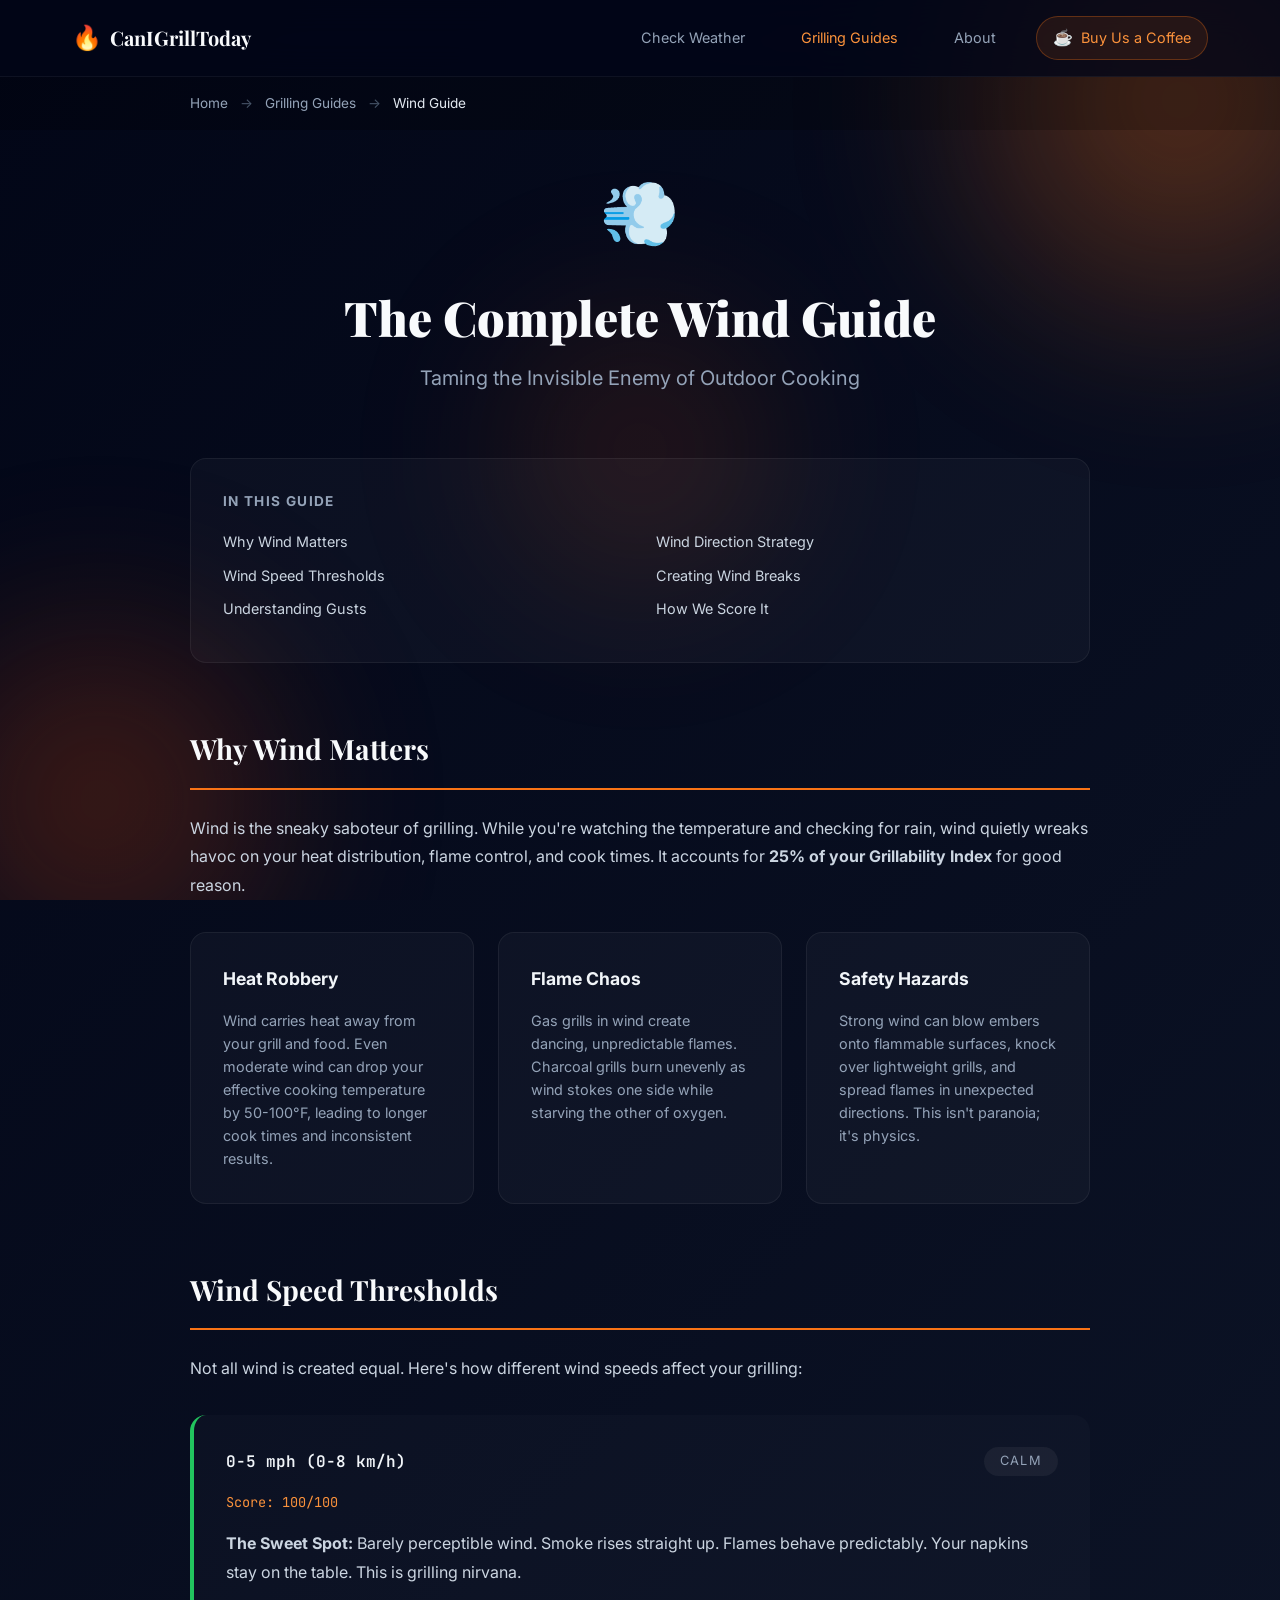
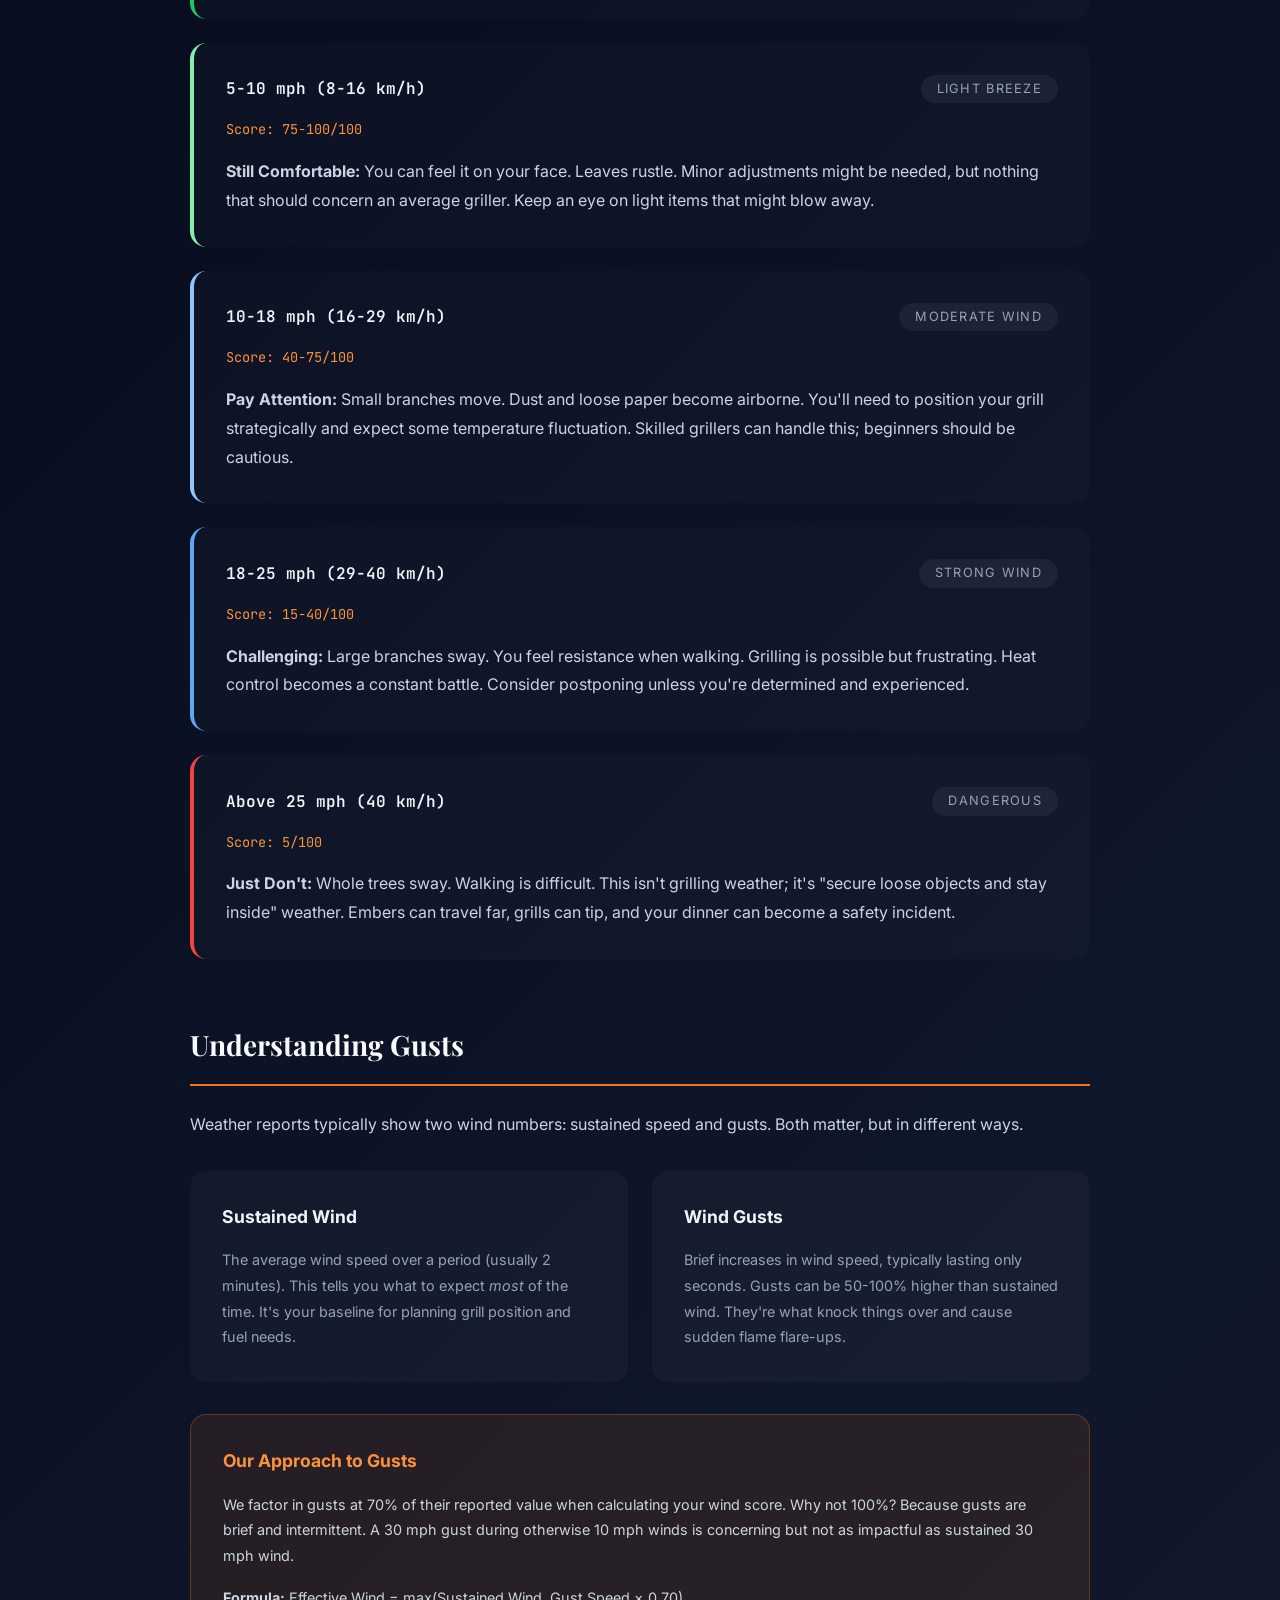
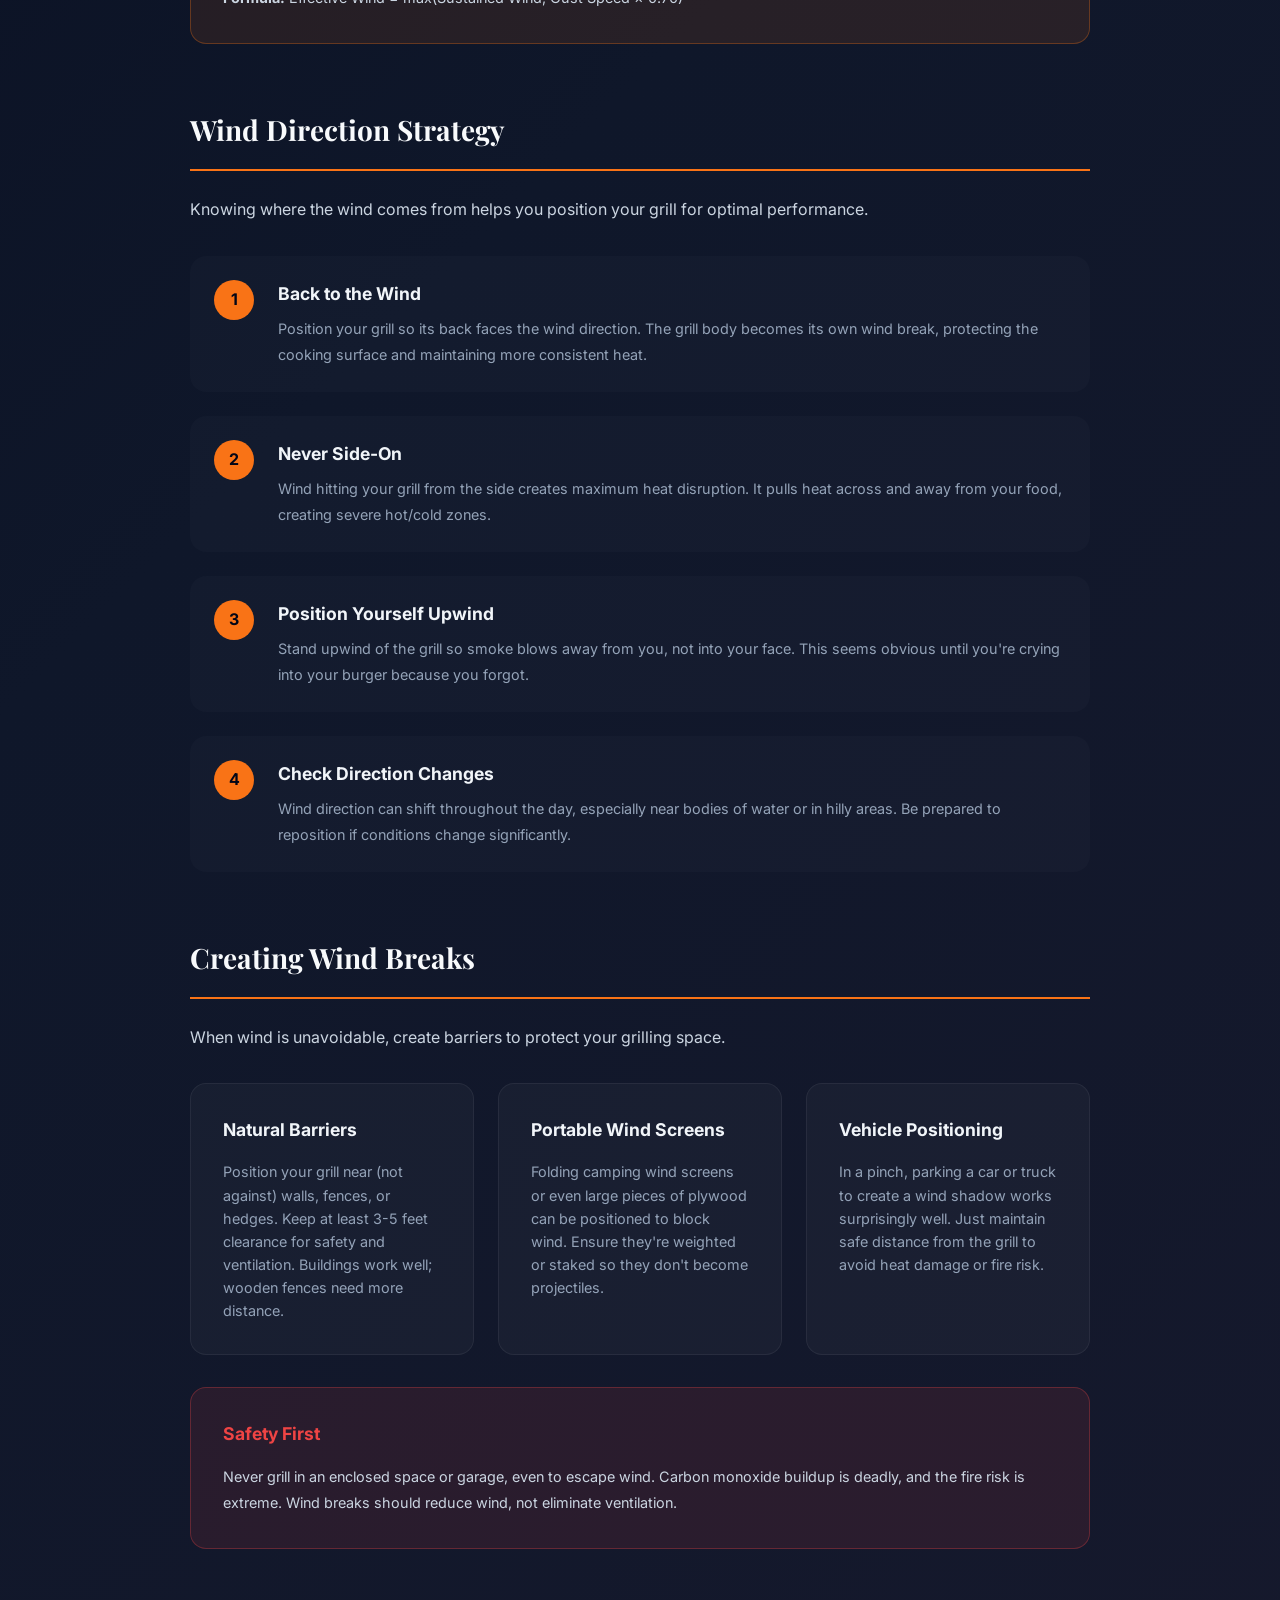
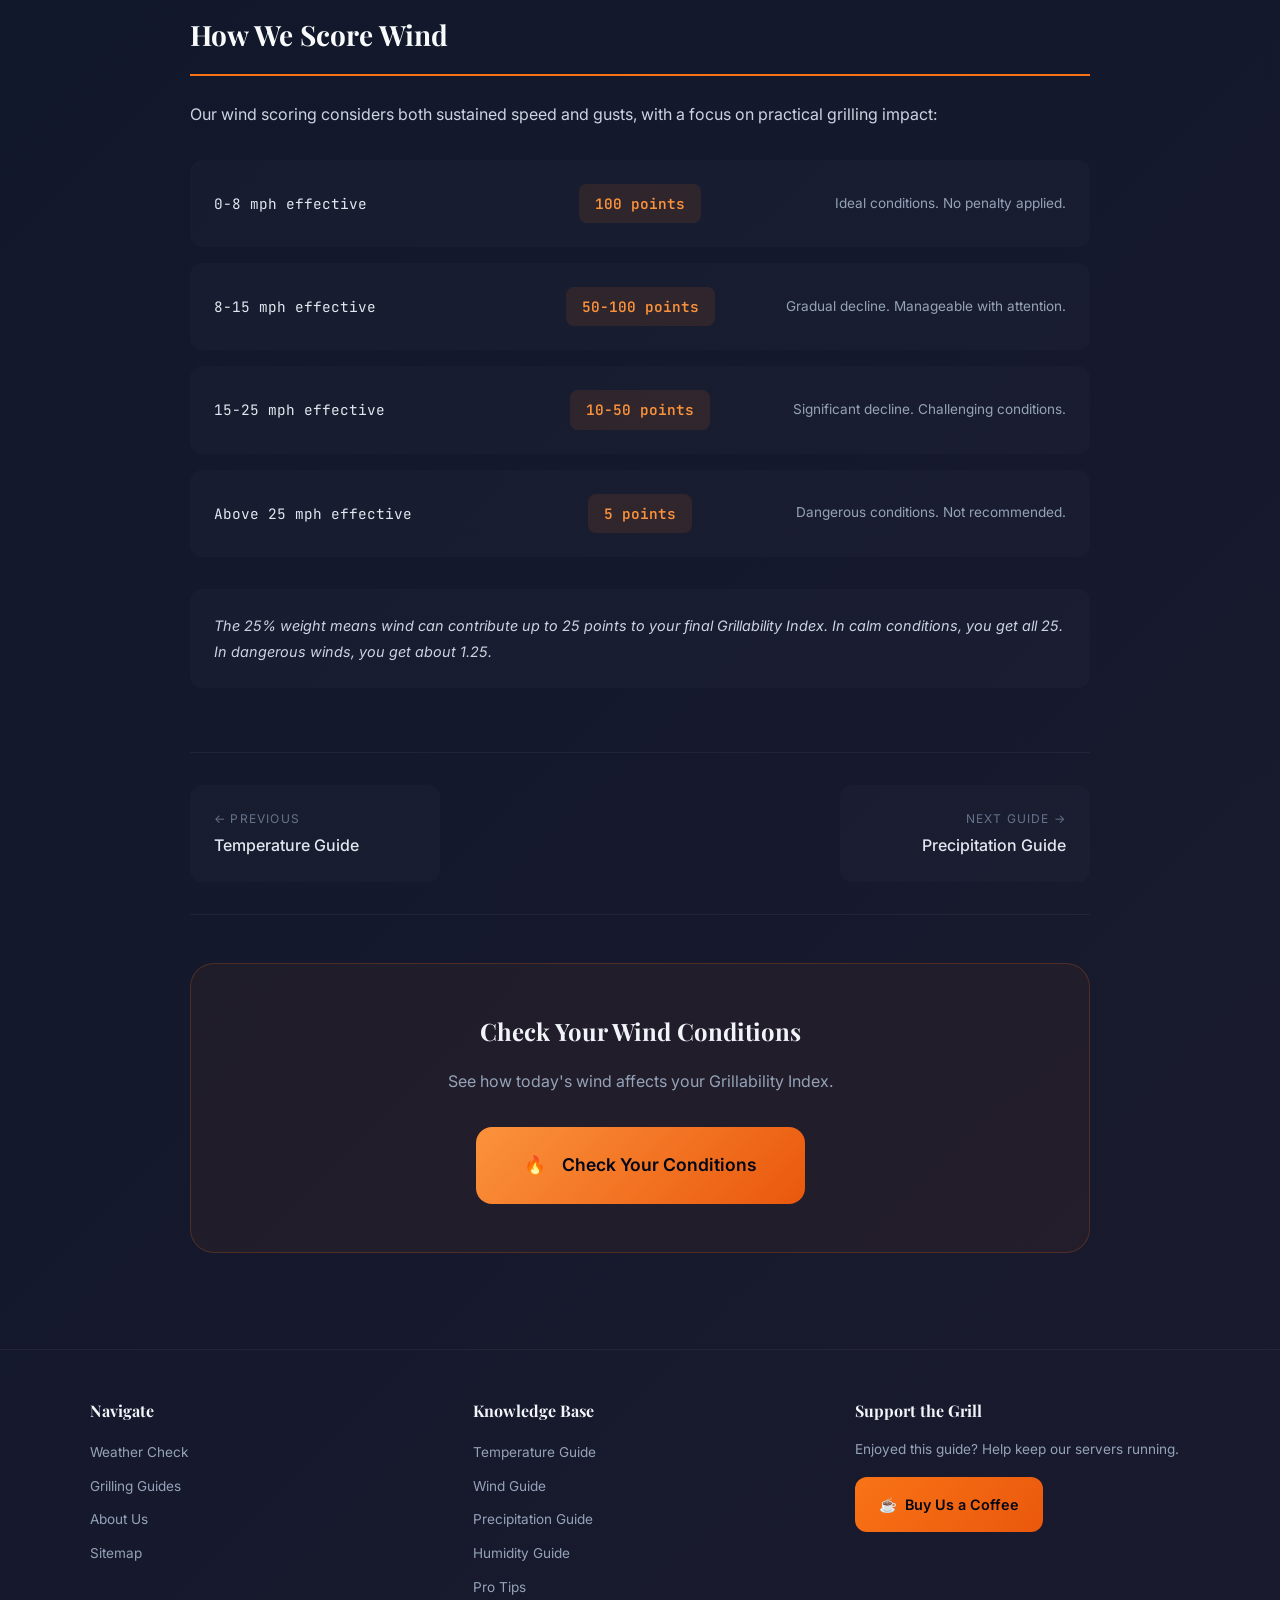
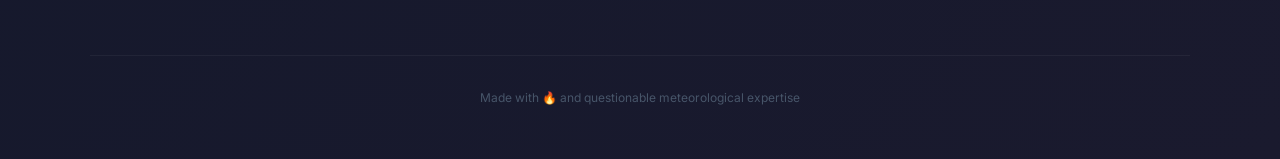
<file: knowledge/wind.html>
<!DOCTYPE html>
<html lang="en">
<head>
    <meta charset="UTF-8">
    <meta name="viewport" content="width=device-width, initial-scale=1.0">
    <title>Wind & Grilling Guide | Can I Grill Today?</title>
    <meta name="description" content="Master wind conditions for perfect grilling. Learn about wind speed thresholds, gust impacts, positioning strategies, and wind break techniques.">
    <link rel="canonical" href="https://canigrilltoday.com/knowledge/wind.html">
    <link rel="preconnect" href="https://fonts.googleapis.com">
    <link rel="preconnect" href="https://fonts.gstatic.com" crossorigin>
    <link href="https://fonts.googleapis.com/css2?family=Playfair+Display:wght@400;600;700;900&family=Inter:wght@300;400;500;600;700&family=JetBrains+Mono:wght@400;500&display=swap" rel="stylesheet">
    <link rel="stylesheet" href="../styles.css">
    <link rel="icon" href="data:image/svg+xml,<svg xmlns='http://www.w3.org/2000/svg' viewBox='0 0 100 100'><text y='.9em' font-size='90'>🔥</text></svg>">
</head>
<body>
    <div class="app-container">
        <!-- Animated Background -->
        <div class="background-effects">
            <div class="gradient-orb orb-1"></div>
            <div class="gradient-orb orb-2"></div>
            <div class="gradient-orb orb-3"></div>
        </div>

        <!-- Navigation -->
        <nav class="main-nav">
            <div class="nav-container">
                <a href="/" class="nav-logo">
                    <span class="nav-logo-icon">🔥</span>
                    <span class="nav-logo-text">CanIGrillToday</span>
                </a>
                <button class="nav-toggle" id="navToggle" aria-label="Toggle navigation">
                    <span></span>
                    <span></span>
                    <span></span>
                </button>
                <div class="nav-menu" id="navMenu">
                    <a href="/" class="nav-link">Check Weather</a>
                    <a href="/knowledge/" class="nav-link active">Grilling Guides</a>
                    <a href="/about.html" class="nav-link">About</a>
                    <a href="https://buymeacoffee.com/canigrilltoday" class="nav-link nav-coffee" target="_blank" rel="noopener">
                        <span class="coffee-icon">☕</span>
                        <span>Buy Us a Coffee</span>
                    </a>
                </div>
            </div>
        </nav>

        <!-- Breadcrumb -->
        <div class="breadcrumb">
            <div class="breadcrumb-container">
                <a href="/">Home</a>
                <span class="breadcrumb-separator">→</span>
                <a href="/knowledge/">Grilling Guides</a>
                <span class="breadcrumb-separator">→</span>
                <span class="breadcrumb-current">Wind Guide</span>
            </div>
        </div>

        <!-- Main Content -->
        <main class="main-content page-content">
            <article class="content-article">
                <header class="article-header">
                    <div class="article-icon">💨</div>
                    <h1 class="article-title">The Complete Wind Guide</h1>
                    <p class="article-subtitle">Taming the Invisible Enemy of Outdoor Cooking</p>
                </header>

                <div class="article-toc">
                    <h4>In This Guide</h4>
                    <ul>
                        <li><a href="#why-matters">Why Wind Matters</a></li>
                        <li><a href="#speed-thresholds">Wind Speed Thresholds</a></li>
                        <li><a href="#gusts">Understanding Gusts</a></li>
                        <li><a href="#direction">Wind Direction Strategy</a></li>
                        <li><a href="#wind-breaks">Creating Wind Breaks</a></li>
                        <li><a href="#scoring">How We Score It</a></li>
                    </ul>
                </div>

                <section class="article-section" id="why-matters">
                    <h2>Why Wind Matters</h2>
                    <p>
                        Wind is the sneaky saboteur of grilling. While you're watching the temperature and checking for rain,
                        wind quietly wreaks havoc on your heat distribution, flame control, and cook times. It accounts for
                        <strong>25% of your Grillability Index</strong> for good reason.
                    </p>

                    <div class="info-grid">
                        <div class="info-card">
                            <h3>Heat Robbery</h3>
                            <p>
                                Wind carries heat away from your grill and food. Even moderate wind can drop your effective
                                cooking temperature by 50-100°F, leading to longer cook times and inconsistent results.
                            </p>
                        </div>
                        <div class="info-card">
                            <h3>Flame Chaos</h3>
                            <p>
                                Gas grills in wind create dancing, unpredictable flames. Charcoal grills burn unevenly as
                                wind stokes one side while starving the other of oxygen.
                            </p>
                        </div>
                        <div class="info-card">
                            <h3>Safety Hazards</h3>
                            <p>
                                Strong wind can blow embers onto flammable surfaces, knock over lightweight grills,
                                and spread flames in unexpected directions. This isn't paranoia; it's physics.
                            </p>
                        </div>
                    </div>
                </section>

                <section class="article-section" id="speed-thresholds">
                    <h2>Wind Speed Thresholds</h2>
                    <p>
                        Not all wind is created equal. Here's how different wind speeds affect your grilling:
                    </p>

                    <div class="temp-zones">
                        <div class="temp-zone zone-perfect">
                            <div class="zone-header">
                                <span class="zone-range">0-5 mph (0-8 km/h)</span>
                                <span class="zone-label">Calm</span>
                            </div>
                            <div class="zone-score">Score: 100/100</div>
                            <p>
                                <strong>The Sweet Spot:</strong> Barely perceptible wind. Smoke rises straight up.
                                Flames behave predictably. Your napkins stay on the table. This is grilling nirvana.
                            </p>
                        </div>

                        <div class="temp-zone zone-cool">
                            <div class="zone-header">
                                <span class="zone-range">5-10 mph (8-16 km/h)</span>
                                <span class="zone-label">Light Breeze</span>
                            </div>
                            <div class="zone-score">Score: 75-100/100</div>
                            <p>
                                <strong>Still Comfortable:</strong> You can feel it on your face. Leaves rustle.
                                Minor adjustments might be needed, but nothing that should concern an average griller.
                                Keep an eye on light items that might blow away.
                            </p>
                        </div>

                        <div class="temp-zone zone-cold">
                            <div class="zone-header">
                                <span class="zone-range">10-18 mph (16-29 km/h)</span>
                                <span class="zone-label">Moderate Wind</span>
                            </div>
                            <div class="zone-score">Score: 40-75/100</div>
                            <p>
                                <strong>Pay Attention:</strong> Small branches move. Dust and loose paper become airborne.
                                You'll need to position your grill strategically and expect some temperature fluctuation.
                                Skilled grillers can handle this; beginners should be cautious.
                            </p>
                        </div>

                        <div class="temp-zone zone-freezing">
                            <div class="zone-header">
                                <span class="zone-range">18-25 mph (29-40 km/h)</span>
                                <span class="zone-label">Strong Wind</span>
                            </div>
                            <div class="zone-score">Score: 15-40/100</div>
                            <p>
                                <strong>Challenging:</strong> Large branches sway. You feel resistance when walking.
                                Grilling is possible but frustrating. Heat control becomes a constant battle.
                                Consider postponing unless you're determined and experienced.
                            </p>
                        </div>

                        <div class="temp-zone zone-extreme">
                            <div class="zone-header">
                                <span class="zone-range">Above 25 mph (40 km/h)</span>
                                <span class="zone-label">Dangerous</span>
                            </div>
                            <div class="zone-score">Score: 5/100</div>
                            <p>
                                <strong>Just Don't:</strong> Whole trees sway. Walking is difficult. This isn't grilling weather;
                                it's "secure loose objects and stay inside" weather. Embers can travel far, grills can tip,
                                and your dinner can become a safety incident.
                            </p>
                        </div>
                    </div>
                </section>

                <section class="article-section" id="gusts">
                    <h2>Understanding Gusts</h2>
                    <p>
                        Weather reports typically show two wind numbers: sustained speed and gusts. Both matter, but in different ways.
                    </p>

                    <div class="comparison-box">
                        <div class="comparison-item">
                            <h3>Sustained Wind</h3>
                            <p>
                                The average wind speed over a period (usually 2 minutes). This tells you what to expect
                                <em>most</em> of the time. It's your baseline for planning grill position and fuel needs.
                            </p>
                        </div>
                        <div class="comparison-item">
                            <h3>Wind Gusts</h3>
                            <p>
                                Brief increases in wind speed, typically lasting only seconds. Gusts can be 50-100% higher
                                than sustained wind. They're what knock things over and cause sudden flame flare-ups.
                            </p>
                        </div>
                    </div>

                    <div class="callout-box">
                        <h3>Our Approach to Gusts</h3>
                        <p>
                            We factor in gusts at 70% of their reported value when calculating your wind score. Why not 100%?
                            Because gusts are brief and intermittent. A 30 mph gust during otherwise 10 mph winds is concerning
                            but not as impactful as sustained 30 mph wind.
                        </p>
                        <p>
                            <strong>Formula:</strong> Effective Wind = max(Sustained Wind, Gust Speed × 0.70)
                        </p>
                    </div>
                </section>

                <section class="article-section" id="direction">
                    <h2>Wind Direction Strategy</h2>
                    <p>
                        Knowing where the wind comes from helps you position your grill for optimal performance.
                    </p>

                    <div class="tips-list">
                        <div class="tip-item">
                            <div class="tip-number">1</div>
                            <div class="tip-content">
                                <h3>Back to the Wind</h3>
                                <p>
                                    Position your grill so its back faces the wind direction. The grill body becomes its own
                                    wind break, protecting the cooking surface and maintaining more consistent heat.
                                </p>
                            </div>
                        </div>

                        <div class="tip-item">
                            <div class="tip-number">2</div>
                            <div class="tip-content">
                                <h3>Never Side-On</h3>
                                <p>
                                    Wind hitting your grill from the side creates maximum heat disruption. It pulls heat
                                    across and away from your food, creating severe hot/cold zones.
                                </p>
                            </div>
                        </div>

                        <div class="tip-item">
                            <div class="tip-number">3</div>
                            <div class="tip-content">
                                <h3>Position Yourself Upwind</h3>
                                <p>
                                    Stand upwind of the grill so smoke blows away from you, not into your face.
                                    This seems obvious until you're crying into your burger because you forgot.
                                </p>
                            </div>
                        </div>

                        <div class="tip-item">
                            <div class="tip-number">4</div>
                            <div class="tip-content">
                                <h3>Check Direction Changes</h3>
                                <p>
                                    Wind direction can shift throughout the day, especially near bodies of water or in hilly areas.
                                    Be prepared to reposition if conditions change significantly.
                                </p>
                            </div>
                        </div>
                    </div>
                </section>

                <section class="article-section" id="wind-breaks">
                    <h2>Creating Wind Breaks</h2>
                    <p>
                        When wind is unavoidable, create barriers to protect your grilling space.
                    </p>

                    <div class="info-grid">
                        <div class="info-card">
                            <h3>Natural Barriers</h3>
                            <p>
                                Position your grill near (not against) walls, fences, or hedges. Keep at least 3-5 feet
                                clearance for safety and ventilation. Buildings work well; wooden fences need more distance.
                            </p>
                        </div>
                        <div class="info-card">
                            <h3>Portable Wind Screens</h3>
                            <p>
                                Folding camping wind screens or even large pieces of plywood can be positioned to block wind.
                                Ensure they're weighted or staked so they don't become projectiles.
                            </p>
                        </div>
                        <div class="info-card">
                            <h3>Vehicle Positioning</h3>
                            <p>
                                In a pinch, parking a car or truck to create a wind shadow works surprisingly well.
                                Just maintain safe distance from the grill to avoid heat damage or fire risk.
                            </p>
                        </div>
                    </div>

                    <div class="warning-box">
                        <h3>Safety First</h3>
                        <p>
                            Never grill in an enclosed space or garage, even to escape wind. Carbon monoxide
                            buildup is deadly, and the fire risk is extreme. Wind breaks should reduce wind,
                            not eliminate ventilation.
                        </p>
                    </div>
                </section>

                <section class="article-section" id="scoring">
                    <h2>How We Score Wind</h2>
                    <p>
                        Our wind scoring considers both sustained speed and gusts, with a focus on practical grilling impact:
                    </p>

                    <div class="scoring-breakdown">
                        <div class="score-rule">
                            <div class="rule-range">0-8 mph effective</div>
                            <div class="rule-score">100 points</div>
                            <div class="rule-description">Ideal conditions. No penalty applied.</div>
                        </div>
                        <div class="score-rule">
                            <div class="rule-range">8-15 mph effective</div>
                            <div class="rule-score">50-100 points</div>
                            <div class="rule-description">Gradual decline. Manageable with attention.</div>
                        </div>
                        <div class="score-rule">
                            <div class="rule-range">15-25 mph effective</div>
                            <div class="rule-score">10-50 points</div>
                            <div class="rule-description">Significant decline. Challenging conditions.</div>
                        </div>
                        <div class="score-rule">
                            <div class="rule-range">Above 25 mph effective</div>
                            <div class="rule-score">5 points</div>
                            <div class="rule-description">Dangerous conditions. Not recommended.</div>
                        </div>
                    </div>

                    <p class="scoring-note">
                        The 25% weight means wind can contribute up to 25 points to your final Grillability Index.
                        In calm conditions, you get all 25. In dangerous winds, you get about 1.25.
                    </p>
                </section>

                <!-- Navigation -->
                <nav class="article-nav">
                    <a href="/knowledge/temperature.html" class="nav-prev">
                        <span class="nav-direction">← Previous</span>
                        <span class="nav-title">Temperature Guide</span>
                    </a>
                    <a href="/knowledge/precipitation.html" class="nav-next">
                        <span class="nav-direction">Next Guide →</span>
                        <span class="nav-title">Precipitation Guide</span>
                    </a>
                </nav>

                <!-- CTA -->
                <section class="article-section">
                    <div class="knowledge-cta">
                        <h2>Check Your Wind Conditions</h2>
                        <p>See how today's wind affects your Grillability Index.</p>
                        <a href="/" class="primary-cta">
                            <span>🔥</span> Check Your Conditions
                        </a>
                    </div>
                </section>
            </article>
        </main>

        <!-- Footer -->
        <footer class="footer">
            <div class="footer-content">
                <div class="footer-grid">
                    <div class="footer-section">
                        <h4>Navigate</h4>
                        <ul class="footer-links">
                            <li><a href="/">Weather Check</a></li>
                            <li><a href="/knowledge/">Grilling Guides</a></li>
                            <li><a href="/about.html">About Us</a></li>
                            <li><a href="/sitemap.xml">Sitemap</a></li>
                        </ul>
                    </div>
                    <div class="footer-section">
                        <h4>Knowledge Base</h4>
                        <ul class="footer-links">
                            <li><a href="/knowledge/temperature.html">Temperature Guide</a></li>
                            <li><a href="/knowledge/wind.html">Wind Guide</a></li>
                            <li><a href="/knowledge/precipitation.html">Precipitation Guide</a></li>
                            <li><a href="/knowledge/humidity.html">Humidity Guide</a></li>
                            <li><a href="/knowledge/tips.html">Pro Tips</a></li>
                        </ul>
                    </div>
                    <div class="footer-section">
                        <h4>Support the Grill</h4>
                        <p class="footer-support-text">
                            Enjoyed this guide? Help keep our servers running.
                        </p>
                        <a href="https://buymeacoffee.com/canigrilltoday" class="footer-coffee-btn" target="_blank" rel="noopener">
                            <span>☕</span> Buy Us a Coffee
                        </a>
                    </div>
                </div>
                <div class="footer-bottom">
                    <div class="footer-credits">
                        <p>Made with 🔥 and questionable meteorological expertise</p>
                    </div>
                </div>
            </div>
        </footer>
    </div>

    <script>
        document.getElementById('navToggle').addEventListener('click', function() {
            document.getElementById('navMenu').classList.toggle('active');
            this.classList.toggle('active');
        });
    </script>
</body>
</html>
</file>
<file: styles.css>
/* ==========================================================================
   Can I Grill Today? - Sophisticated Grilling Weather Advisory System
   ========================================================================== */

/* CSS Custom Properties (Design Tokens) */
:root {
    /* Color Palette */
    --color-fire-50: #fff7ed;
    --color-fire-100: #ffedd5;
    --color-fire-200: #fed7aa;
    --color-fire-300: #fdba74;
    --color-fire-400: #fb923c;
    --color-fire-500: #f97316;
    --color-fire-600: #ea580c;
    --color-fire-700: #c2410c;
    --color-fire-800: #9a3412;
    --color-fire-900: #7c2d12;

    --color-charcoal-50: #f8fafc;
    --color-charcoal-100: #f1f5f9;
    --color-charcoal-200: #e2e8f0;
    --color-charcoal-300: #cbd5e1;
    --color-charcoal-400: #94a3b8;
    --color-charcoal-500: #64748b;
    --color-charcoal-600: #475569;
    --color-charcoal-700: #334155;
    --color-charcoal-800: #1e293b;
    --color-charcoal-900: #0f172a;
    --color-charcoal-950: #020617;

    --color-success: #22c55e;
    --color-success-light: #86efac;
    --color-warning: #eab308;
    --color-warning-light: #fde047;
    --color-danger: #ef4444;
    --color-danger-light: #fca5a5;

    /* Typography */
    --font-display: 'Playfair Display', Georgia, serif;
    --font-body: 'Inter', -apple-system, BlinkMacSystemFont, sans-serif;
    --font-mono: 'JetBrains Mono', 'Fira Code', monospace;

    /* Spacing */
    --space-xs: 0.25rem;
    --space-sm: 0.5rem;
    --space-md: 1rem;
    --space-lg: 1.5rem;
    --space-xl: 2rem;
    --space-2xl: 3rem;
    --space-3xl: 4rem;
    --space-4xl: 6rem;

    /* Border Radius */
    --radius-sm: 0.375rem;
    --radius-md: 0.5rem;
    --radius-lg: 0.75rem;
    --radius-xl: 1rem;
    --radius-2xl: 1.5rem;
    --radius-full: 9999px;

    /* Shadows */
    --shadow-sm: 0 1px 2px 0 rgb(0 0 0 / 0.05);
    --shadow-md: 0 4px 6px -1px rgb(0 0 0 / 0.1), 0 2px 4px -2px rgb(0 0 0 / 0.1);
    --shadow-lg: 0 10px 15px -3px rgb(0 0 0 / 0.1), 0 4px 6px -4px rgb(0 0 0 / 0.1);
    --shadow-xl: 0 20px 25px -5px rgb(0 0 0 / 0.1), 0 8px 10px -6px rgb(0 0 0 / 0.1);
    --shadow-2xl: 0 25px 50px -12px rgb(0 0 0 / 0.25);
    --shadow-glow: 0 0 40px rgb(249 115 22 / 0.3);
    --shadow-glow-strong: 0 0 60px rgb(249 115 22 / 0.5);

    /* Transitions */
    --transition-fast: 150ms ease;
    --transition-base: 250ms ease;
    --transition-slow: 350ms ease;
    --transition-slower: 500ms ease;

    /* Z-index layers */
    --z-background: -1;
    --z-base: 0;
    --z-elevated: 10;
    --z-overlay: 100;
    --z-modal: 1000;
}

/* ==========================================================================
   Reset & Base Styles
   ========================================================================== */

*, *::before, *::after {
    box-sizing: border-box;
    margin: 0;
    padding: 0;
}

html {
    font-size: 16px;
    scroll-behavior: smooth;
    -webkit-font-smoothing: antialiased;
    -moz-osx-font-smoothing: grayscale;
}

body {
    font-family: var(--font-body);
    font-weight: 400;
    line-height: 1.6;
    color: var(--color-charcoal-100);
    background: linear-gradient(135deg, var(--color-charcoal-950) 0%, var(--color-charcoal-900) 50%, #1a1a2e 100%);
    min-height: 100vh;
    overflow-x: hidden;
}

/* ==========================================================================
   App Container
   ========================================================================== */

.app-container {
    position: relative;
    min-height: 100vh;
    display: flex;
    flex-direction: column;
}

/* ==========================================================================
   Animated Background
   ========================================================================== */

.background-effects {
    position: fixed;
    top: 0;
    left: 0;
    width: 100%;
    height: 100%;
    z-index: var(--z-background);
    overflow: hidden;
    pointer-events: none;
}

.gradient-orb {
    position: absolute;
    border-radius: 50%;
    filter: blur(80px);
    opacity: 0.4;
    animation: float 20s ease-in-out infinite;
}

.orb-1 {
    width: 600px;
    height: 600px;
    background: radial-gradient(circle, var(--color-fire-500) 0%, transparent 70%);
    top: -200px;
    right: -200px;
    animation-delay: 0s;
}

.orb-2 {
    width: 500px;
    height: 500px;
    background: radial-gradient(circle, var(--color-fire-700) 0%, transparent 70%);
    bottom: -150px;
    left: -150px;
    animation-delay: -7s;
}

.orb-3 {
    width: 400px;
    height: 400px;
    background: radial-gradient(circle, var(--color-fire-600) 0%, transparent 70%);
    top: 50%;
    left: 50%;
    transform: translate(-50%, -50%);
    animation-delay: -14s;
    opacity: 0.2;
}

@keyframes float {
    0%, 100% {
        transform: translate(0, 0) scale(1);
    }
    25% {
        transform: translate(30px, -30px) scale(1.05);
    }
    50% {
        transform: translate(-20px, 20px) scale(0.95);
    }
    75% {
        transform: translate(-30px, -20px) scale(1.02);
    }
}

.smoke-particles {
    position: absolute;
    width: 100%;
    height: 100%;
}

.smoke-particle {
    position: absolute;
    font-size: 2rem;
    opacity: 0;
    animation: smoke-rise 8s ease-out infinite;
}

@keyframes smoke-rise {
    0% {
        opacity: 0;
        transform: translateY(0) scale(0.5);
    }
    10% {
        opacity: 0.3;
    }
    100% {
        opacity: 0;
        transform: translateY(-100vh) scale(2);
    }
}

/* ==========================================================================
   Header
   ========================================================================== */

.header {
    padding: var(--space-lg) var(--space-xl);
    text-align: center;
    position: relative;
    z-index: var(--z-elevated);
}

.logo {
    display: flex;
    align-items: center;
    justify-content: center;
    gap: var(--space-sm);
    margin-bottom: var(--space-sm);
}

.logo-icon {
    font-size: 2rem;
    animation: flame-flicker 1.5s ease-in-out infinite;
}

@keyframes flame-flicker {
    0%, 100% {
        transform: scale(1) rotate(-2deg);
        filter: brightness(1);
    }
    50% {
        transform: scale(1.1) rotate(2deg);
        filter: brightness(1.2);
    }
}

.logo-text {
    font-family: var(--font-display);
    font-size: 1.75rem;
    font-weight: 700;
    color: var(--color-charcoal-50);
    letter-spacing: -0.02em;
}

.logo-suffix {
    font-family: var(--font-mono);
    font-size: 1rem;
    color: var(--color-fire-400);
    font-weight: 500;
}

.tagline {
    font-family: var(--font-mono);
    font-size: 0.75rem;
    color: var(--color-charcoal-400);
    text-transform: uppercase;
    letter-spacing: 0.15em;
}

/* ==========================================================================
   Main Content
   ========================================================================== */

.main-content {
    flex: 1;
    display: flex;
    flex-direction: column;
    align-items: center;
    padding: var(--space-xl);
    position: relative;
    z-index: var(--z-base);
}

/* ==========================================================================
   Hero Section
   ========================================================================== */

.hero-section {
    text-align: center;
    max-width: 700px;
    margin: 0 auto;
    padding: var(--space-2xl) 0;
}

.hero-title {
    font-family: var(--font-display);
    font-size: clamp(2.5rem, 8vw, 4.5rem);
    font-weight: 900;
    line-height: 1.1;
    margin-bottom: var(--space-xl);
}

.title-line {
    display: block;
    color: var(--color-charcoal-100);
}

.title-line.highlight {
    background: linear-gradient(135deg, var(--color-fire-400) 0%, var(--color-fire-600) 100%);
    -webkit-background-clip: text;
    -webkit-text-fill-color: transparent;
    background-clip: text;
    position: relative;
}

.hero-subtitle {
    font-size: 1.125rem;
    color: var(--color-charcoal-300);
    max-width: 500px;
    margin: 0 auto var(--space-2xl);
    line-height: 1.7;
}

/* ZIP Input Container */
.zip-input-container {
    display: flex;
    flex-direction: column;
    gap: var(--space-md);
    align-items: center;
    max-width: 400px;
    margin: 0 auto;
}

@media (min-width: 640px) {
    .zip-input-container {
        flex-direction: row;
    }
}

.input-wrapper {
    position: relative;
    flex: 1;
    width: 100%;
}

.input-label {
    position: absolute;
    top: -0.5rem;
    left: var(--space-md);
    background: var(--color-charcoal-900);
    padding: 0 var(--space-sm);
    font-size: 0.75rem;
    color: var(--color-charcoal-400);
    text-transform: uppercase;
    letter-spacing: 0.05em;
    z-index: 1;
}

.zip-input {
    width: 100%;
    padding: var(--space-lg) var(--space-xl);
    font-family: var(--font-mono);
    font-size: 1.5rem;
    font-weight: 500;
    text-align: center;
    letter-spacing: 0.2em;
    color: var(--color-charcoal-50);
    background: rgba(255, 255, 255, 0.03);
    border: 2px solid var(--color-charcoal-700);
    border-radius: var(--radius-xl);
    outline: none;
    transition: all var(--transition-base);
}

.zip-input::placeholder {
    color: var(--color-charcoal-600);
    letter-spacing: 0.1em;
}

.zip-input:focus {
    border-color: var(--color-fire-500);
    background: rgba(249, 115, 22, 0.05);
    box-shadow: var(--shadow-glow);
}

.zip-input:invalid:not(:placeholder-shown) {
    border-color: var(--color-danger);
}

.input-decoration {
    position: absolute;
    bottom: -2px;
    left: 50%;
    transform: translateX(-50%);
    width: 0;
    height: 2px;
    background: linear-gradient(90deg, var(--color-fire-400), var(--color-fire-600));
    transition: width var(--transition-base);
    border-radius: var(--radius-full);
}

.zip-input:focus ~ .input-decoration {
    width: 80%;
}

/* Submit Button */
.submit-btn {
    position: relative;
    display: flex;
    align-items: center;
    justify-content: center;
    gap: var(--space-sm);
    padding: var(--space-lg) var(--space-2xl);
    font-family: var(--font-body);
    font-size: 1rem;
    font-weight: 600;
    color: var(--color-charcoal-950);
    background: linear-gradient(135deg, var(--color-fire-400) 0%, var(--color-fire-500) 50%, var(--color-fire-600) 100%);
    border: none;
    border-radius: var(--radius-xl);
    cursor: pointer;
    overflow: hidden;
    transition: all var(--transition-base);
    white-space: nowrap;
}

.submit-btn::before {
    content: '';
    position: absolute;
    top: 0;
    left: -100%;
    width: 100%;
    height: 100%;
    background: linear-gradient(90deg, transparent, rgba(255, 255, 255, 0.2), transparent);
    transition: left var(--transition-slow);
}

.submit-btn:hover::before {
    left: 100%;
}

.submit-btn:hover {
    transform: translateY(-2px);
    box-shadow: var(--shadow-glow-strong);
}

.submit-btn:active {
    transform: translateY(0);
}

.submit-btn:disabled {
    opacity: 0.7;
    cursor: not-allowed;
    transform: none;
}

.btn-icon {
    transition: transform var(--transition-base);
}

.submit-btn:hover .btn-icon {
    transform: translateX(4px);
}

.btn-loader {
    display: none;
    position: absolute;
    inset: 0;
    background: inherit;
    align-items: center;
    justify-content: center;
}

.submit-btn.loading .btn-text,
.submit-btn.loading .btn-icon {
    opacity: 0;
}

.submit-btn.loading .btn-loader {
    display: flex;
}

.loader-flame {
    font-size: 1.5rem;
    animation: flame-pulse 0.5s ease-in-out infinite alternate;
}

@keyframes flame-pulse {
    from {
        transform: scale(1);
        filter: brightness(1);
    }
    to {
        transform: scale(1.2);
        filter: brightness(1.3);
    }
}

.disclaimer-mini {
    margin-top: var(--space-xl);
    font-size: 0.8rem;
    color: var(--color-charcoal-500);
    font-style: italic;
}

/* ==========================================================================
   Loading Section
   ========================================================================== */

.loading-section {
    display: none;
    text-align: center;
    padding: var(--space-3xl) 0;
    max-width: 500px;
    margin: 0 auto;
}

.loading-section.active {
    display: block;
    animation: fadeIn var(--transition-base);
}

@keyframes fadeIn {
    from {
        opacity: 0;
        transform: translateY(20px);
    }
    to {
        opacity: 1;
        transform: translateY(0);
    }
}

.loading-grill {
    margin-bottom: var(--space-2xl);
}

.grill-body {
    display: inline-block;
    position: relative;
}

.grill-lid {
    width: 120px;
    height: 60px;
    background: linear-gradient(180deg, var(--color-charcoal-600) 0%, var(--color-charcoal-700) 100%);
    border-radius: 60px 60px 0 0;
    margin: 0 auto;
    animation: lid-bounce 2s ease-in-out infinite;
}

@keyframes lid-bounce {
    0%, 100% {
        transform: translateY(0) rotate(0deg);
    }
    50% {
        transform: translateY(-10px) rotate(5deg);
    }
}

.grill-base {
    width: 140px;
    height: 20px;
    background: var(--color-charcoal-700);
    border-radius: 0 0 var(--radius-md) var(--radius-md);
    margin: 0 auto;
}

.grill-flames {
    position: absolute;
    bottom: 25px;
    left: 50%;
    transform: translateX(-50%);
    display: flex;
    gap: 5px;
}

.grill-flames span {
    font-size: 1.5rem;
    animation: flame-dance 0.3s ease-in-out infinite alternate;
}

.grill-flames span:nth-child(2) {
    animation-delay: 0.1s;
}

.grill-flames span:nth-child(3) {
    animation-delay: 0.2s;
}

@keyframes flame-dance {
    from {
        transform: translateY(0) scale(1);
    }
    to {
        transform: translateY(-5px) scale(1.1);
    }
}

.loading-title {
    font-family: var(--font-display);
    font-size: 1.75rem;
    color: var(--color-charcoal-100);
    margin-bottom: var(--space-xl);
}

.loading-steps {
    display: flex;
    flex-direction: column;
    gap: var(--space-md);
}

.step {
    display: flex;
    align-items: center;
    gap: var(--space-md);
    padding: var(--space-md) var(--space-lg);
    background: rgba(255, 255, 255, 0.02);
    border-radius: var(--radius-lg);
    opacity: 0.3;
    transition: all var(--transition-base);
}

.step.active {
    opacity: 1;
    background: rgba(249, 115, 22, 0.1);
    border-left: 3px solid var(--color-fire-500);
}

.step.complete {
    opacity: 0.6;
}

.step-icon {
    font-size: 1.25rem;
}

.step-text {
    font-size: 0.9rem;
    color: var(--color-charcoal-300);
}

/* ==========================================================================
   Results Section
   ========================================================================== */

.results-section {
    display: none;
    width: 100%;
    max-width: 1000px;
    margin: 0 auto;
    padding: var(--space-xl) 0;
}

.results-section.active {
    display: block;
    animation: fadeIn var(--transition-slower);
}

.results-container {
    display: flex;
    flex-direction: column;
    gap: var(--space-2xl);
}

/* Verdict Card */
.verdict-card {
    background: linear-gradient(135deg, rgba(255, 255, 255, 0.05) 0%, rgba(255, 255, 255, 0.02) 100%);
    border: 1px solid rgba(255, 255, 255, 0.1);
    border-radius: var(--radius-2xl);
    padding: var(--space-2xl);
    text-align: center;
    position: relative;
    overflow: hidden;
}

.verdict-card::before {
    content: '';
    position: absolute;
    top: 0;
    left: 0;
    right: 0;
    height: 4px;
    background: linear-gradient(90deg, var(--color-fire-400), var(--color-fire-600));
}

.verdict-card.yes {
    border-color: rgba(34, 197, 94, 0.3);
}

.verdict-card.yes::before {
    background: linear-gradient(90deg, var(--color-success), var(--color-success-light));
}

.verdict-card.no {
    border-color: rgba(239, 68, 68, 0.3);
}

.verdict-card.no::before {
    background: linear-gradient(90deg, var(--color-danger), var(--color-danger-light));
}

.verdict-card.maybe {
    border-color: rgba(234, 179, 8, 0.3);
}

.verdict-card.maybe::before {
    background: linear-gradient(90deg, var(--color-warning), var(--color-warning-light));
}

.verdict-header {
    display: flex;
    flex-direction: column;
    gap: var(--space-xs);
    margin-bottom: var(--space-xl);
}

.verdict-label {
    font-family: var(--font-mono);
    font-size: 0.7rem;
    color: var(--color-charcoal-400);
    text-transform: uppercase;
    letter-spacing: 0.2em;
}

.location-name {
    font-size: 1.1rem;
    color: var(--color-charcoal-200);
    font-weight: 500;
}

.verdict-main {
    margin-bottom: var(--space-xl);
}

.verdict-icon {
    font-size: 4rem;
    margin-bottom: var(--space-md);
    animation: verdict-pop 0.5s cubic-bezier(0.175, 0.885, 0.32, 1.275);
}

@keyframes verdict-pop {
    0% {
        transform: scale(0);
        opacity: 0;
    }
    50% {
        transform: scale(1.2);
    }
    100% {
        transform: scale(1);
        opacity: 1;
    }
}

.verdict-answer {
    font-family: var(--font-display);
    font-size: clamp(4rem, 15vw, 8rem);
    font-weight: 900;
    line-height: 1;
    margin-bottom: var(--space-md);
}

.verdict-card.yes .verdict-answer {
    background: linear-gradient(135deg, var(--color-success) 0%, var(--color-success-light) 100%);
    -webkit-background-clip: text;
    -webkit-text-fill-color: transparent;
    background-clip: text;
    text-shadow: 0 0 60px rgba(34, 197, 94, 0.5);
}

.verdict-card.no .verdict-answer {
    background: linear-gradient(135deg, var(--color-danger) 0%, var(--color-danger-light) 100%);
    -webkit-background-clip: text;
    -webkit-text-fill-color: transparent;
    background-clip: text;
}

.verdict-card.maybe .verdict-answer {
    background: linear-gradient(135deg, var(--color-warning) 0%, var(--color-warning-light) 100%);
    -webkit-background-clip: text;
    -webkit-text-fill-color: transparent;
    background-clip: text;
}

.verdict-subtitle {
    font-size: 1.25rem;
    color: var(--color-charcoal-300);
    font-weight: 500;
}

/* Score Display */
.verdict-score {
    max-width: 400px;
    margin: 0 auto;
}

.score-label {
    font-family: var(--font-mono);
    font-size: 0.75rem;
    color: var(--color-charcoal-400);
    text-transform: uppercase;
    letter-spacing: 0.1em;
    margin-bottom: var(--space-sm);
}

.score-bar-container {
    height: 12px;
    background: var(--color-charcoal-800);
    border-radius: var(--radius-full);
    overflow: hidden;
    margin-bottom: var(--space-sm);
}

.score-bar {
    height: 100%;
    width: 0;
    border-radius: var(--radius-full);
    transition: width 1s cubic-bezier(0.4, 0, 0.2, 1);
}

.verdict-card.yes .score-bar {
    background: linear-gradient(90deg, var(--color-success), var(--color-success-light));
}

.verdict-card.no .score-bar {
    background: linear-gradient(90deg, var(--color-danger), var(--color-danger-light));
}

.verdict-card.maybe .score-bar {
    background: linear-gradient(90deg, var(--color-warning), var(--color-warning-light));
}

.score-value {
    font-family: var(--font-mono);
    font-size: 1.25rem;
    font-weight: 600;
    color: var(--color-charcoal-100);
}

/* Metrics Grid */
.metrics-grid {
    display: grid;
    grid-template-columns: repeat(auto-fit, minmax(280px, 1fr));
    gap: var(--space-lg);
}

.metric-card {
    background: rgba(255, 255, 255, 0.03);
    border: 1px solid rgba(255, 255, 255, 0.06);
    border-radius: var(--radius-xl);
    padding: var(--space-xl);
    transition: all var(--transition-base);
}

.metric-card:hover {
    background: rgba(255, 255, 255, 0.05);
    transform: translateY(-2px);
    box-shadow: var(--shadow-lg);
}

.metric-header {
    display: flex;
    align-items: center;
    gap: var(--space-sm);
    margin-bottom: var(--space-md);
}

.metric-icon {
    font-size: 1.5rem;
}

.metric-title {
    font-size: 0.9rem;
    color: var(--color-charcoal-400);
    text-transform: uppercase;
    letter-spacing: 0.05em;
    font-weight: 500;
}

.metric-value {
    font-family: var(--font-display);
    font-size: 2.5rem;
    font-weight: 700;
    color: var(--color-charcoal-50);
    margin-bottom: var(--space-xs);
}

.metric-detail {
    font-size: 0.85rem;
    color: var(--color-charcoal-400);
    margin-bottom: var(--space-md);
}

.metric-analysis {
    display: flex;
    align-items: center;
    gap: var(--space-md);
    margin-bottom: var(--space-md);
}

.analysis-bar-container {
    flex: 1;
    height: 8px;
    background: var(--color-charcoal-800);
    border-radius: var(--radius-full);
    overflow: hidden;
}

.analysis-bar {
    height: 100%;
    width: 0;
    border-radius: var(--radius-full);
    transition: width 0.8s cubic-bezier(0.4, 0, 0.2, 1);
}

.analysis-bar.good {
    background: linear-gradient(90deg, var(--color-success), var(--color-success-light));
}

.analysis-bar.moderate {
    background: linear-gradient(90deg, var(--color-warning), var(--color-warning-light));
}

.analysis-bar.poor {
    background: linear-gradient(90deg, var(--color-danger), var(--color-danger-light));
}

.analysis-label {
    font-family: var(--font-mono);
    font-size: 0.7rem;
    text-transform: uppercase;
    letter-spacing: 0.05em;
    white-space: nowrap;
}

.analysis-label.good {
    color: var(--color-success);
}

.analysis-label.moderate {
    color: var(--color-warning);
}

.analysis-label.poor {
    color: var(--color-danger);
}

.metric-commentary {
    font-size: 0.9rem;
    color: var(--color-charcoal-300);
    font-style: italic;
    line-height: 1.5;
    padding-top: var(--space-md);
    border-top: 1px solid rgba(255, 255, 255, 0.05);
}

/* Science Section */
.science-section {
    background: rgba(255, 255, 255, 0.02);
    border: 1px solid rgba(255, 255, 255, 0.05);
    border-radius: var(--radius-xl);
    padding: var(--space-xl);
}

.science-title {
    display: flex;
    align-items: center;
    gap: var(--space-md);
    font-family: var(--font-display);
    font-size: 1.5rem;
    color: var(--color-charcoal-100);
    margin-bottom: var(--space-xl);
}

.science-icon {
    font-size: 1.5rem;
}

.science-content {
    display: flex;
    flex-direction: column;
    gap: var(--space-xl);
}

.formula-display {
    text-align: center;
    padding: var(--space-xl);
    background: rgba(0, 0, 0, 0.2);
    border-radius: var(--radius-lg);
}

.formula-label {
    font-family: var(--font-mono);
    font-size: 0.75rem;
    color: var(--color-charcoal-400);
    text-transform: uppercase;
    letter-spacing: 0.1em;
    margin-bottom: var(--space-md);
}

.formula {
    font-family: var(--font-mono);
    font-size: 1.1rem;
    color: var(--color-fire-400);
    line-height: 1.8;
}

.formula sub {
    font-size: 0.7em;
    color: var(--color-charcoal-400);
}

.calculation-breakdown {
    display: grid;
    grid-template-columns: repeat(auto-fit, minmax(200px, 1fr));
    gap: var(--space-md);
}

.calc-item {
    display: flex;
    justify-content: space-between;
    align-items: center;
    padding: var(--space-md);
    background: rgba(255, 255, 255, 0.02);
    border-radius: var(--radius-md);
}

.calc-label {
    font-size: 0.85rem;
    color: var(--color-charcoal-400);
}

.calc-value {
    font-family: var(--font-mono);
    font-size: 0.9rem;
    color: var(--color-charcoal-200);
    font-weight: 500;
}

/* Forecast Section */
.forecast-section {
    background: rgba(255, 255, 255, 0.02);
    border: 1px solid rgba(255, 255, 255, 0.05);
    border-radius: var(--radius-xl);
    padding: var(--space-xl);
}

.forecast-title {
    display: flex;
    align-items: center;
    gap: var(--space-md);
    font-family: var(--font-display);
    font-size: 1.5rem;
    color: var(--color-charcoal-100);
    margin-bottom: var(--space-xl);
}

.forecast-icon {
    font-size: 1.5rem;
}

.hourly-forecast {
    display: grid;
    grid-template-columns: repeat(auto-fill, minmax(80px, 1fr));
    gap: var(--space-sm);
}

.hour-block {
    display: flex;
    flex-direction: column;
    align-items: center;
    padding: var(--space-md);
    background: rgba(255, 255, 255, 0.02);
    border-radius: var(--radius-lg);
    transition: all var(--transition-base);
}

.hour-block:hover {
    background: rgba(255, 255, 255, 0.05);
}

.hour-block.optimal {
    background: rgba(34, 197, 94, 0.1);
    border: 1px solid rgba(34, 197, 94, 0.3);
}

.hour-block.okay {
    background: rgba(234, 179, 8, 0.1);
    border: 1px solid rgba(234, 179, 8, 0.3);
}

.hour-block.poor {
    background: rgba(239, 68, 68, 0.05);
    border: 1px solid rgba(239, 68, 68, 0.2);
}

.hour-time {
    font-family: var(--font-mono);
    font-size: 0.75rem;
    color: var(--color-charcoal-400);
    margin-bottom: var(--space-xs);
}

.hour-icon {
    font-size: 1.25rem;
    margin-bottom: var(--space-xs);
}

.hour-temp {
    font-size: 0.85rem;
    font-weight: 600;
    color: var(--color-charcoal-200);
}

.hour-score {
    font-family: var(--font-mono);
    font-size: 0.7rem;
    color: var(--color-charcoal-400);
}

/* Tips Section */
.tips-section {
    background: rgba(255, 255, 255, 0.02);
    border: 1px solid rgba(255, 255, 255, 0.05);
    border-radius: var(--radius-xl);
    padding: var(--space-xl);
}

.tips-title {
    display: flex;
    align-items: center;
    gap: var(--space-md);
    font-family: var(--font-display);
    font-size: 1.5rem;
    color: var(--color-charcoal-100);
    margin-bottom: var(--space-xl);
}

.tips-icon {
    font-size: 1.5rem;
}

.tips-grid {
    display: grid;
    grid-template-columns: repeat(auto-fit, minmax(280px, 1fr));
    gap: var(--space-lg);
}

.tip-card {
    display: flex;
    gap: var(--space-md);
    padding: var(--space-lg);
    background: rgba(255, 255, 255, 0.02);
    border-radius: var(--radius-lg);
    border-left: 3px solid var(--color-fire-500);
}

.tip-icon {
    font-size: 1.5rem;
    flex-shrink: 0;
}

.tip-content h4 {
    font-size: 1rem;
    color: var(--color-charcoal-100);
    margin-bottom: var(--space-xs);
}

.tip-content p {
    font-size: 0.9rem;
    color: var(--color-charcoal-400);
    line-height: 1.5;
}

/* Try Again Button */
.try-again-btn {
    display: flex;
    align-items: center;
    justify-content: center;
    gap: var(--space-sm);
    margin: var(--space-xl) auto 0;
    padding: var(--space-md) var(--space-2xl);
    font-family: var(--font-body);
    font-size: 1rem;
    font-weight: 500;
    color: var(--color-charcoal-200);
    background: transparent;
    border: 2px solid var(--color-charcoal-600);
    border-radius: var(--radius-xl);
    cursor: pointer;
    transition: all var(--transition-base);
}

.try-again-btn:hover {
    border-color: var(--color-fire-500);
    color: var(--color-fire-400);
    background: rgba(249, 115, 22, 0.05);
}

/* ==========================================================================
   Error Section
   ========================================================================== */

.error-section {
    display: none;
    text-align: center;
    padding: var(--space-3xl) 0;
    max-width: 500px;
    margin: 0 auto;
}

.error-section.active {
    display: block;
    animation: fadeIn var(--transition-base);
}

.error-content {
    padding: var(--space-2xl);
}

.error-icon {
    font-size: 5rem;
    margin-bottom: var(--space-xl);
}

.error-title {
    font-family: var(--font-display);
    font-size: 2rem;
    color: var(--color-charcoal-100);
    margin-bottom: var(--space-md);
}

.error-message {
    font-size: 1.1rem;
    color: var(--color-charcoal-400);
    margin-bottom: var(--space-xl);
}

/* ==========================================================================
   Footer
   ========================================================================== */

.footer {
    padding: var(--space-2xl) var(--space-xl);
    border-top: 1px solid rgba(255, 255, 255, 0.05);
    margin-top: auto;
}

.footer-content {
    max-width: 800px;
    margin: 0 auto;
    text-align: center;
}

.footer-disclaimer {
    font-size: 0.8rem;
    color: var(--color-charcoal-500);
    line-height: 1.7;
    margin-bottom: var(--space-lg);
}

.footer-disclaimer strong {
    color: var(--color-charcoal-400);
}

.footer-credits {
    font-size: 0.75rem;
    color: var(--color-charcoal-600);
}

.footer-credits p {
    margin-bottom: var(--space-xs);
}

.footer-credits a {
    color: var(--color-fire-400);
    text-decoration: none;
    transition: color var(--transition-fast);
}

.footer-credits a:hover {
    color: var(--color-fire-300);
}

/* ==========================================================================
   Utility Classes
   ========================================================================== */

.hidden {
    display: none !important;
}

.visually-hidden {
    position: absolute;
    width: 1px;
    height: 1px;
    padding: 0;
    margin: -1px;
    overflow: hidden;
    clip: rect(0, 0, 0, 0);
    white-space: nowrap;
    border: 0;
}

/* ==========================================================================
   Responsive Design
   ========================================================================== */

@media (max-width: 768px) {
    .main-content {
        padding: var(--space-lg);
    }

    .hero-section {
        padding: var(--space-xl) 0;
    }

    .hero-subtitle {
        font-size: 1rem;
    }

    .zip-input {
        font-size: 1.25rem;
        padding: var(--space-md) var(--space-lg);
    }

    .verdict-card {
        padding: var(--space-xl);
    }

    .metric-card {
        padding: var(--space-lg);
    }

    .metric-value {
        font-size: 2rem;
    }

    .science-section,
    .forecast-section,
    .tips-section {
        padding: var(--space-lg);
    }

    .formula {
        font-size: 0.9rem;
        word-break: break-word;
    }
}

@media (max-width: 480px) {
    .header {
        padding: var(--space-md);
    }

    .logo-text {
        font-size: 1.25rem;
    }

    .tagline {
        font-size: 0.65rem;
    }

    .hero-title {
        font-size: 2rem;
    }

    .metrics-grid {
        grid-template-columns: 1fr;
    }

    .hourly-forecast {
        grid-template-columns: repeat(4, 1fr);
    }
}

/* ==========================================================================
   Print Styles
   ========================================================================== */

@media print {
    .background-effects,
    .submit-btn,
    .try-again-btn {
        display: none;
    }

    body {
        background: white;
        color: black;
    }

    .verdict-card,
    .metric-card {
        border: 1px solid #ccc;
    }
}

/* ==========================================================================
   Main Navigation
   ========================================================================== */

.main-nav {
    position: sticky;
    top: 0;
    z-index: var(--z-overlay);
    background: rgba(2, 6, 23, 0.8);
    backdrop-filter: blur(20px);
    -webkit-backdrop-filter: blur(20px);
    border-bottom: 1px solid rgba(255, 255, 255, 0.05);
}

.nav-container {
    max-width: 1200px;
    margin: 0 auto;
    padding: var(--space-md) var(--space-xl);
    display: flex;
    align-items: center;
    justify-content: space-between;
}

.nav-logo {
    display: flex;
    align-items: center;
    gap: var(--space-sm);
    text-decoration: none;
    color: var(--color-charcoal-50);
}

.nav-logo-icon {
    font-size: 1.5rem;
}

.nav-logo-text {
    font-family: var(--font-display);
    font-size: 1.25rem;
    font-weight: 700;
}

.nav-toggle {
    display: none;
    flex-direction: column;
    gap: 5px;
    padding: var(--space-sm);
    background: none;
    border: none;
    cursor: pointer;
}

.nav-toggle span {
    display: block;
    width: 24px;
    height: 2px;
    background: var(--color-charcoal-300);
    transition: all var(--transition-base);
}

.nav-toggle.active span:nth-child(1) {
    transform: rotate(45deg) translate(5px, 5px);
}

.nav-toggle.active span:nth-child(2) {
    opacity: 0;
}

.nav-toggle.active span:nth-child(3) {
    transform: rotate(-45deg) translate(5px, -5px);
}

.nav-menu {
    display: flex;
    align-items: center;
    gap: var(--space-lg);
}

.nav-link {
    font-size: 0.9rem;
    color: var(--color-charcoal-400);
    text-decoration: none;
    transition: color var(--transition-fast);
    padding: var(--space-sm) var(--space-md);
    border-radius: var(--radius-md);
}

.nav-link:hover {
    color: var(--color-charcoal-100);
}

.nav-link.active {
    color: var(--color-fire-400);
}

.nav-coffee {
    display: flex;
    align-items: center;
    gap: var(--space-sm);
    background: rgba(249, 115, 22, 0.1);
    border: 1px solid rgba(249, 115, 22, 0.3);
    color: var(--color-fire-400);
    padding: var(--space-sm) var(--space-md);
    border-radius: var(--radius-full);
}

.nav-coffee:hover {
    background: rgba(249, 115, 22, 0.2);
    color: var(--color-fire-300);
}

.coffee-icon {
    font-size: 1rem;
}

@media (max-width: 768px) {
    .nav-toggle {
        display: flex;
    }

    .nav-menu {
        position: fixed;
        top: 60px;
        left: 0;
        right: 0;
        background: rgba(2, 6, 23, 0.98);
        flex-direction: column;
        padding: var(--space-xl);
        gap: var(--space-md);
        transform: translateY(-100%);
        opacity: 0;
        visibility: hidden;
        transition: all var(--transition-base);
    }

    .nav-menu.active {
        transform: translateY(0);
        opacity: 1;
        visibility: visible;
    }

    .nav-link {
        width: 100%;
        text-align: center;
        padding: var(--space-md);
    }
}

/* ==========================================================================
   Quick Links (Homepage)
   ========================================================================== */

.quick-links {
    margin-top: var(--space-3xl);
    text-align: center;
}

.quick-links-label {
    font-size: 0.85rem;
    color: var(--color-charcoal-500);
    margin-bottom: var(--space-lg);
}

.quick-links-grid {
    display: flex;
    justify-content: center;
    gap: var(--space-md);
    flex-wrap: wrap;
}

.quick-link {
    display: flex;
    align-items: center;
    gap: var(--space-sm);
    padding: var(--space-md) var(--space-lg);
    background: rgba(255, 255, 255, 0.03);
    border: 1px solid rgba(255, 255, 255, 0.08);
    border-radius: var(--radius-lg);
    text-decoration: none;
    color: var(--color-charcoal-300);
    transition: all var(--transition-base);
}

.quick-link:hover {
    background: rgba(255, 255, 255, 0.06);
    border-color: var(--color-fire-500);
    color: var(--color-fire-400);
}

.quick-link-icon {
    font-size: 1.25rem;
}

.quick-link-text {
    font-size: 0.9rem;
    font-weight: 500;
}

/* ==========================================================================
   Metric Learn More Links
   ========================================================================== */

.metric-learn-more {
    display: inline-block;
    margin-top: var(--space-md);
    font-size: 0.85rem;
    color: var(--color-fire-400);
    text-decoration: none;
    transition: color var(--transition-fast);
}

.metric-learn-more:hover {
    color: var(--color-fire-300);
}

.tips-see-all {
    display: block;
    text-align: center;
    margin-top: var(--space-xl);
    font-size: 0.9rem;
    color: var(--color-fire-400);
    text-decoration: none;
    transition: color var(--transition-fast);
}

.tips-see-all:hover {
    color: var(--color-fire-300);
}

/* ==========================================================================
   Footer (Extended)
   ========================================================================== */

.footer-content {
    max-width: 1100px;
}

.footer-grid {
    display: grid;
    grid-template-columns: repeat(auto-fit, minmax(200px, 1fr));
    gap: var(--space-2xl);
    text-align: left;
    margin-bottom: var(--space-2xl);
}

.footer-section h4 {
    font-family: var(--font-display);
    font-size: 1rem;
    color: var(--color-charcoal-100);
    margin-bottom: var(--space-md);
}

.footer-links {
    list-style: none;
}

.footer-links li {
    margin-bottom: var(--space-sm);
}

.footer-links a {
    font-size: 0.85rem;
    color: var(--color-charcoal-400);
    text-decoration: none;
    transition: color var(--transition-fast);
}

.footer-links a:hover {
    color: var(--color-fire-400);
}

.footer-support-text {
    font-size: 0.85rem;
    color: var(--color-charcoal-400);
    line-height: 1.6;
    margin-bottom: var(--space-md);
}

.footer-coffee-btn {
    display: inline-flex;
    align-items: center;
    gap: var(--space-sm);
    padding: var(--space-md) var(--space-lg);
    background: linear-gradient(135deg, var(--color-fire-500) 0%, var(--color-fire-600) 100%);
    color: var(--color-charcoal-950);
    text-decoration: none;
    border-radius: var(--radius-lg);
    font-weight: 600;
    font-size: 0.9rem;
    transition: all var(--transition-base);
}

.footer-coffee-btn:hover {
    transform: translateY(-2px);
    box-shadow: var(--shadow-glow);
}

.footer-bottom {
    padding-top: var(--space-xl);
    border-top: 1px solid rgba(255, 255, 255, 0.05);
    text-align: center;
}

/* ==========================================================================
   Breadcrumb
   ========================================================================== */

.breadcrumb {
    padding: var(--space-md) var(--space-xl);
    background: rgba(0, 0, 0, 0.2);
}

.breadcrumb-container {
    max-width: 900px;
    margin: 0 auto;
    font-size: 0.85rem;
}

.breadcrumb a {
    color: var(--color-charcoal-400);
    text-decoration: none;
    transition: color var(--transition-fast);
}

.breadcrumb a:hover {
    color: var(--color-fire-400);
}

.breadcrumb-separator {
    margin: 0 var(--space-sm);
    color: var(--color-charcoal-600);
}

.breadcrumb-current {
    color: var(--color-charcoal-200);
}

/* ==========================================================================
   Page Content Layout
   ========================================================================== */

.page-content {
    padding-top: var(--space-xl);
}

.content-article {
    max-width: 900px;
    margin: 0 auto;
}

.article-header {
    text-align: center;
    margin-bottom: var(--space-3xl);
}

.article-icon {
    font-size: 4rem;
    margin-bottom: var(--space-lg);
}

.article-title {
    font-family: var(--font-display);
    font-size: clamp(2rem, 5vw, 3rem);
    font-weight: 900;
    color: var(--color-charcoal-50);
    margin-bottom: var(--space-md);
    line-height: 1.2;
}

.article-subtitle {
    font-size: 1.25rem;
    color: var(--color-charcoal-400);
}

/* Table of Contents */
.article-toc {
    background: rgba(255, 255, 255, 0.03);
    border: 1px solid rgba(255, 255, 255, 0.06);
    border-radius: var(--radius-xl);
    padding: var(--space-xl);
    margin-bottom: var(--space-3xl);
}

.article-toc h4 {
    font-size: 0.85rem;
    color: var(--color-charcoal-400);
    text-transform: uppercase;
    letter-spacing: 0.1em;
    margin-bottom: var(--space-md);
}

.article-toc ul {
    list-style: none;
    columns: 2;
    column-gap: var(--space-xl);
}

.article-toc li {
    margin-bottom: var(--space-sm);
}

.article-toc a {
    font-size: 0.9rem;
    color: var(--color-charcoal-300);
    text-decoration: none;
    transition: color var(--transition-fast);
}

.article-toc a:hover {
    color: var(--color-fire-400);
}

@media (max-width: 600px) {
    .article-toc ul {
        columns: 1;
    }
}

/* Article Sections */
.article-section {
    margin-bottom: var(--space-3xl);
}

.article-section h2 {
    font-family: var(--font-display);
    font-size: 1.75rem;
    color: var(--color-charcoal-50);
    margin-bottom: var(--space-lg);
    padding-bottom: var(--space-md);
    border-bottom: 2px solid var(--color-fire-500);
}

.article-section p {
    color: var(--color-charcoal-300);
    line-height: 1.8;
    margin-bottom: var(--space-lg);
}

.article-section p:last-child {
    margin-bottom: 0;
}

.intro-text {
    font-size: 1.1rem;
    color: var(--color-charcoal-200);
}

.section-intro {
    font-size: 1.05rem;
    color: var(--color-charcoal-200);
    margin-bottom: var(--space-xl);
}

/* Info Grid */
.info-grid {
    display: grid;
    grid-template-columns: repeat(auto-fit, minmax(250px, 1fr));
    gap: var(--space-lg);
    margin-top: var(--space-xl);
}

.info-card {
    background: rgba(255, 255, 255, 0.03);
    border: 1px solid rgba(255, 255, 255, 0.06);
    border-radius: var(--radius-xl);
    padding: var(--space-xl);
}

.info-card h3 {
    font-size: 1.1rem;
    color: var(--color-charcoal-100);
    margin-bottom: var(--space-md);
}

.info-card p {
    font-size: 0.9rem;
    color: var(--color-charcoal-400);
    line-height: 1.6;
    margin-bottom: 0;
}

/* Temperature/Wind Zones */
.temp-zones {
    display: flex;
    flex-direction: column;
    gap: var(--space-lg);
    margin-top: var(--space-xl);
}

.temp-zone {
    background: rgba(255, 255, 255, 0.02);
    border-radius: var(--radius-xl);
    padding: var(--space-xl);
    border-left: 4px solid var(--color-charcoal-600);
}

.temp-zone.zone-freezing { border-left-color: #60a5fa; }
.temp-zone.zone-cold { border-left-color: #93c5fd; }
.temp-zone.zone-cool { border-left-color: #86efac; }
.temp-zone.zone-perfect { border-left-color: var(--color-success); }
.temp-zone.zone-hot { border-left-color: var(--color-warning); }
.temp-zone.zone-extreme { border-left-color: var(--color-danger); }

.zone-header {
    display: flex;
    justify-content: space-between;
    align-items: center;
    margin-bottom: var(--space-md);
    flex-wrap: wrap;
    gap: var(--space-sm);
}

.zone-range {
    font-family: var(--font-mono);
    font-size: 1rem;
    color: var(--color-charcoal-100);
    font-weight: 600;
}

.zone-label {
    font-size: 0.8rem;
    color: var(--color-charcoal-400);
    text-transform: uppercase;
    letter-spacing: 0.1em;
    padding: var(--space-xs) var(--space-md);
    background: rgba(255, 255, 255, 0.05);
    border-radius: var(--radius-full);
}

.zone-score {
    font-family: var(--font-mono);
    font-size: 0.85rem;
    color: var(--color-fire-400);
    margin-bottom: var(--space-md);
}

.temp-zone p {
    margin-bottom: 0;
    color: var(--color-charcoal-300);
}

/* Tips List */
.tips-list {
    display: flex;
    flex-direction: column;
    gap: var(--space-lg);
    margin-top: var(--space-xl);
}

.tip-item {
    display: flex;
    gap: var(--space-lg);
    padding: var(--space-lg);
    background: rgba(255, 255, 255, 0.02);
    border-radius: var(--radius-xl);
}

.tip-number {
    flex-shrink: 0;
    width: 40px;
    height: 40px;
    display: flex;
    align-items: center;
    justify-content: center;
    background: var(--color-fire-500);
    color: var(--color-charcoal-950);
    font-weight: 700;
    border-radius: var(--radius-full);
}

.tip-item .tip-content h3 {
    font-size: 1.1rem;
    color: var(--color-charcoal-100);
    margin-bottom: var(--space-sm);
}

.tip-item .tip-content p {
    font-size: 0.9rem;
    color: var(--color-charcoal-400);
    margin-bottom: 0;
}

/* Comparison Box */
.comparison-box {
    display: grid;
    grid-template-columns: repeat(auto-fit, minmax(250px, 1fr));
    gap: var(--space-lg);
    margin: var(--space-xl) 0;
}

.comparison-item {
    padding: var(--space-xl);
    background: rgba(255, 255, 255, 0.03);
    border-radius: var(--radius-xl);
}

.comparison-item h3 {
    font-size: 1.1rem;
    color: var(--color-charcoal-100);
    margin-bottom: var(--space-md);
}

.comparison-item p {
    font-size: 0.9rem;
    color: var(--color-charcoal-400);
    margin-bottom: 0;
}

/* Callout Box */
.callout-box {
    background: rgba(249, 115, 22, 0.1);
    border: 1px solid rgba(249, 115, 22, 0.3);
    border-radius: var(--radius-xl);
    padding: var(--space-xl);
    margin: var(--space-xl) 0;
}

.callout-box h3 {
    font-size: 1.1rem;
    color: var(--color-fire-400);
    margin-bottom: var(--space-md);
}

.callout-box p {
    font-size: 0.9rem;
    color: var(--color-charcoal-300);
    margin-bottom: var(--space-md);
}

.callout-box p:last-child {
    margin-bottom: 0;
}

/* Warning Box */
.warning-box {
    background: rgba(239, 68, 68, 0.1);
    border: 1px solid rgba(239, 68, 68, 0.3);
    border-radius: var(--radius-xl);
    padding: var(--space-xl);
    margin: var(--space-xl) 0;
}

.warning-box h3 {
    font-size: 1.1rem;
    color: var(--color-danger);
    margin-bottom: var(--space-md);
}

.warning-box p {
    font-size: 0.9rem;
    color: var(--color-charcoal-300);
    margin-bottom: 0;
}

/* Scoring Breakdown */
.scoring-breakdown {
    display: flex;
    flex-direction: column;
    gap: var(--space-md);
    margin: var(--space-xl) 0;
}

.score-rule {
    display: grid;
    grid-template-columns: 1fr auto 1fr;
    align-items: center;
    gap: var(--space-lg);
    padding: var(--space-lg);
    background: rgba(255, 255, 255, 0.02);
    border-radius: var(--radius-lg);
}

.rule-range {
    font-family: var(--font-mono);
    font-size: 0.9rem;
    color: var(--color-charcoal-200);
}

.rule-score {
    font-family: var(--font-mono);
    font-size: 0.9rem;
    color: var(--color-fire-400);
    font-weight: 600;
    text-align: center;
    padding: var(--space-sm) var(--space-md);
    background: rgba(249, 115, 22, 0.1);
    border-radius: var(--radius-md);
}

.rule-description {
    font-size: 0.85rem;
    color: var(--color-charcoal-400);
    text-align: right;
}

@media (max-width: 700px) {
    .score-rule {
        grid-template-columns: 1fr;
        text-align: center;
    }

    .rule-description {
        text-align: center;
    }
}

.scoring-note {
    font-size: 0.9rem;
    color: var(--color-charcoal-400);
    font-style: italic;
    padding: var(--space-lg);
    background: rgba(255, 255, 255, 0.02);
    border-radius: var(--radius-lg);
    margin-top: var(--space-lg);
}

/* Article Navigation */
.article-nav {
    display: flex;
    justify-content: space-between;
    gap: var(--space-lg);
    padding: var(--space-xl) 0;
    border-top: 1px solid rgba(255, 255, 255, 0.05);
    border-bottom: 1px solid rgba(255, 255, 255, 0.05);
    margin-bottom: var(--space-2xl);
}

.nav-prev,
.nav-next {
    display: flex;
    flex-direction: column;
    gap: var(--space-xs);
    text-decoration: none;
    padding: var(--space-lg);
    background: rgba(255, 255, 255, 0.02);
    border-radius: var(--radius-lg);
    transition: all var(--transition-base);
    flex: 1;
    max-width: 250px;
}

.nav-next {
    text-align: right;
    margin-left: auto;
}

.nav-prev:hover,
.nav-next:hover {
    background: rgba(255, 255, 255, 0.05);
}

.nav-direction {
    font-size: 0.75rem;
    color: var(--color-charcoal-500);
    text-transform: uppercase;
    letter-spacing: 0.1em;
}

.nav-title {
    font-size: 1rem;
    color: var(--color-charcoal-200);
    font-weight: 500;
}

/* Knowledge CTA */
.knowledge-cta {
    text-align: center;
    padding: var(--space-2xl);
    background: rgba(249, 115, 22, 0.05);
    border: 1px solid rgba(249, 115, 22, 0.2);
    border-radius: var(--radius-2xl);
}

.knowledge-cta h2 {
    font-family: var(--font-display);
    font-size: 1.5rem;
    color: var(--color-charcoal-100);
    margin-bottom: var(--space-md);
    padding-bottom: 0;
    border-bottom: none;
}

.knowledge-cta p {
    color: var(--color-charcoal-400);
    margin-bottom: var(--space-xl);
}

.primary-cta {
    display: inline-flex;
    align-items: center;
    gap: var(--space-md);
    padding: var(--space-lg) var(--space-2xl);
    background: linear-gradient(135deg, var(--color-fire-400) 0%, var(--color-fire-600) 100%);
    color: var(--color-charcoal-950);
    text-decoration: none;
    border-radius: var(--radius-xl);
    font-weight: 600;
    font-size: 1.1rem;
    transition: all var(--transition-base);
}

.primary-cta:hover {
    transform: translateY(-2px);
    box-shadow: var(--shadow-glow-strong);
}

/* ==========================================================================
   About Page Specific
   ========================================================================== */

.feature-grid {
    display: grid;
    grid-template-columns: repeat(auto-fit, minmax(220px, 1fr));
    gap: var(--space-lg);
    margin-top: var(--space-xl);
}

.feature-card {
    background: rgba(255, 255, 255, 0.03);
    border: 1px solid rgba(255, 255, 255, 0.06);
    border-radius: var(--radius-xl);
    padding: var(--space-xl);
    text-align: center;
}

.feature-icon {
    font-size: 2.5rem;
    margin-bottom: var(--space-md);
}

.feature-card h3 {
    font-size: 1rem;
    color: var(--color-charcoal-100);
    margin-bottom: var(--space-sm);
}

.feature-card p {
    font-size: 0.85rem;
    color: var(--color-charcoal-400);
    margin-bottom: 0;
}

/* Formula Showcase */
.formula-showcase {
    margin: var(--space-xl) 0;
}

.formula-box {
    background: rgba(0, 0, 0, 0.3);
    border-radius: var(--radius-xl);
    padding: var(--space-xl);
    text-align: center;
}

.formula-box .formula-label {
    margin-bottom: var(--space-md);
}

.formula-box code {
    font-family: var(--font-mono);
    font-size: 1.1rem;
    color: var(--color-fire-400);
}

/* Score Explanation */
.score-explanation {
    display: flex;
    flex-direction: column;
    gap: var(--space-lg);
    margin-top: var(--space-xl);
}

.score-tier {
    display: flex;
    align-items: flex-start;
    gap: var(--space-lg);
    padding: var(--space-lg);
    background: rgba(255, 255, 255, 0.02);
    border-radius: var(--radius-xl);
}

.tier-badge {
    flex-shrink: 0;
    padding: var(--space-sm) var(--space-lg);
    font-family: var(--font-mono);
    font-size: 0.9rem;
    font-weight: 600;
    border-radius: var(--radius-md);
}

.tier-badge.yes {
    background: rgba(34, 197, 94, 0.2);
    color: var(--color-success);
}

.tier-badge.maybe {
    background: rgba(234, 179, 8, 0.2);
    color: var(--color-warning);
}

.tier-badge.no {
    background: rgba(239, 68, 68, 0.2);
    color: var(--color-danger);
}

.tier-content strong {
    display: block;
    color: var(--color-charcoal-100);
    margin-bottom: var(--space-xs);
}

.tier-content p {
    font-size: 0.9rem;
    color: var(--color-charcoal-400);
    margin-bottom: 0;
}

/* Support CTA */
.support-cta {
    margin: var(--space-2xl) 0;
    text-align: center;
}

.coffee-btn-large {
    display: inline-flex;
    align-items: center;
    gap: var(--space-lg);
    padding: var(--space-lg) var(--space-2xl);
    background: linear-gradient(135deg, var(--color-fire-400) 0%, var(--color-fire-600) 100%);
    color: var(--color-charcoal-950);
    text-decoration: none;
    border-radius: var(--radius-xl);
    transition: all var(--transition-base);
}

.coffee-btn-large:hover {
    transform: translateY(-2px);
    box-shadow: var(--shadow-glow-strong);
}

.coffee-emoji {
    font-size: 2rem;
}

.coffee-text {
    text-align: left;
}

.coffee-text strong {
    display: block;
    font-size: 1.1rem;
}

.coffee-text small {
    font-size: 0.85rem;
    opacity: 0.8;
}

/* Data Sources */
.data-sources {
    list-style: none;
    margin-top: var(--space-lg);
}

.data-sources li {
    padding: var(--space-md) 0;
    border-bottom: 1px solid rgba(255, 255, 255, 0.05);
}

.data-sources a {
    color: var(--color-fire-400);
    text-decoration: none;
}

.data-sources a:hover {
    text-decoration: underline;
}

/* FAQ */
.faq-list {
    display: flex;
    flex-direction: column;
    gap: var(--space-lg);
    margin-top: var(--space-xl);
}

.faq-item {
    padding: var(--space-xl);
    background: rgba(255, 255, 255, 0.02);
    border-radius: var(--radius-xl);
}

.faq-item h3 {
    font-size: 1.1rem;
    color: var(--color-charcoal-100);
    margin-bottom: var(--space-md);
}

.faq-item p {
    font-size: 0.9rem;
    color: var(--color-charcoal-400);
    margin-bottom: 0;
}

/* CTA Section */
.cta-section {
    text-align: center;
    margin-top: var(--space-2xl);
}

/* ==========================================================================
   Knowledge Hub Specific
   ========================================================================== */

.guide-grid {
    display: flex;
    flex-direction: column;
    gap: var(--space-lg);
}

.guide-card {
    display: flex;
    gap: var(--space-xl);
    padding: var(--space-xl);
    background: rgba(255, 255, 255, 0.02);
    border: 1px solid rgba(255, 255, 255, 0.06);
    border-radius: var(--radius-xl);
    text-decoration: none;
    transition: all var(--transition-base);
}

.guide-card:hover {
    background: rgba(255, 255, 255, 0.05);
    border-color: rgba(249, 115, 22, 0.3);
    transform: translateX(5px);
}

.guide-card-featured {
    background: rgba(249, 115, 22, 0.05);
    border-color: rgba(249, 115, 22, 0.2);
}

.guide-icon {
    font-size: 3rem;
    flex-shrink: 0;
}

.guide-content h2 {
    font-family: var(--font-display);
    font-size: 1.5rem;
    color: var(--color-charcoal-100);
    margin-bottom: var(--space-sm);
}

.guide-content p {
    font-size: 0.95rem;
    color: var(--color-charcoal-400);
    margin-bottom: var(--space-md);
}

.guide-topics {
    list-style: none;
    display: flex;
    flex-wrap: wrap;
    gap: var(--space-sm);
    margin-bottom: var(--space-md);
}

.guide-topics li {
    font-size: 0.8rem;
    color: var(--color-charcoal-500);
    padding: var(--space-xs) var(--space-sm);
    background: rgba(255, 255, 255, 0.05);
    border-radius: var(--radius-sm);
}

.guide-cta {
    font-size: 0.9rem;
    color: var(--color-fire-400);
    font-weight: 500;
}

@media (max-width: 600px) {
    .guide-card {
        flex-direction: column;
        text-align: center;
    }
}

/* Weight Breakdown */
.weight-breakdown {
    display: flex;
    flex-direction: column;
    gap: var(--space-lg);
    margin-top: var(--space-xl);
}

.weight-item {
    display: flex;
    flex-direction: column;
    gap: var(--space-sm);
}

.weight-bar {
    display: flex;
    justify-content: space-between;
    align-items: center;
    padding: var(--space-md) var(--space-lg);
    background: linear-gradient(90deg,
        rgba(249, 115, 22, 0.3) 0%,
        rgba(249, 115, 22, 0.3) var(--weight),
        rgba(255, 255, 255, 0.05) var(--weight),
        rgba(255, 255, 255, 0.05) 100%
    );
    border-radius: var(--radius-lg);
}

.weight-label {
    font-weight: 600;
    color: var(--color-charcoal-100);
}

.weight-value {
    font-family: var(--font-mono);
    color: var(--color-fire-400);
}

.weight-item p {
    font-size: 0.85rem;
    color: var(--color-charcoal-400);
    padding-left: var(--space-lg);
    margin-bottom: 0;
}

/* ==========================================================================
   Pro Tips Page
   ========================================================================== */

.tips-collection {
    display: flex;
    flex-direction: column;
    gap: var(--space-lg);
    margin-top: var(--space-lg);
}

.pro-tip {
    display: flex;
    gap: var(--space-lg);
    padding: var(--space-lg);
    background: rgba(255, 255, 255, 0.02);
    border-radius: var(--radius-xl);
    border-left: 3px solid var(--color-fire-500);
}

.pro-tip .tip-icon {
    font-size: 2rem;
    flex-shrink: 0;
}

.tip-body h3 {
    font-size: 1.1rem;
    color: var(--color-charcoal-100);
    margin-bottom: var(--space-sm);
}

.tip-body p {
    font-size: 0.9rem;
    color: var(--color-charcoal-400);
    line-height: 1.6;
    margin-bottom: 0;
}
</file>
